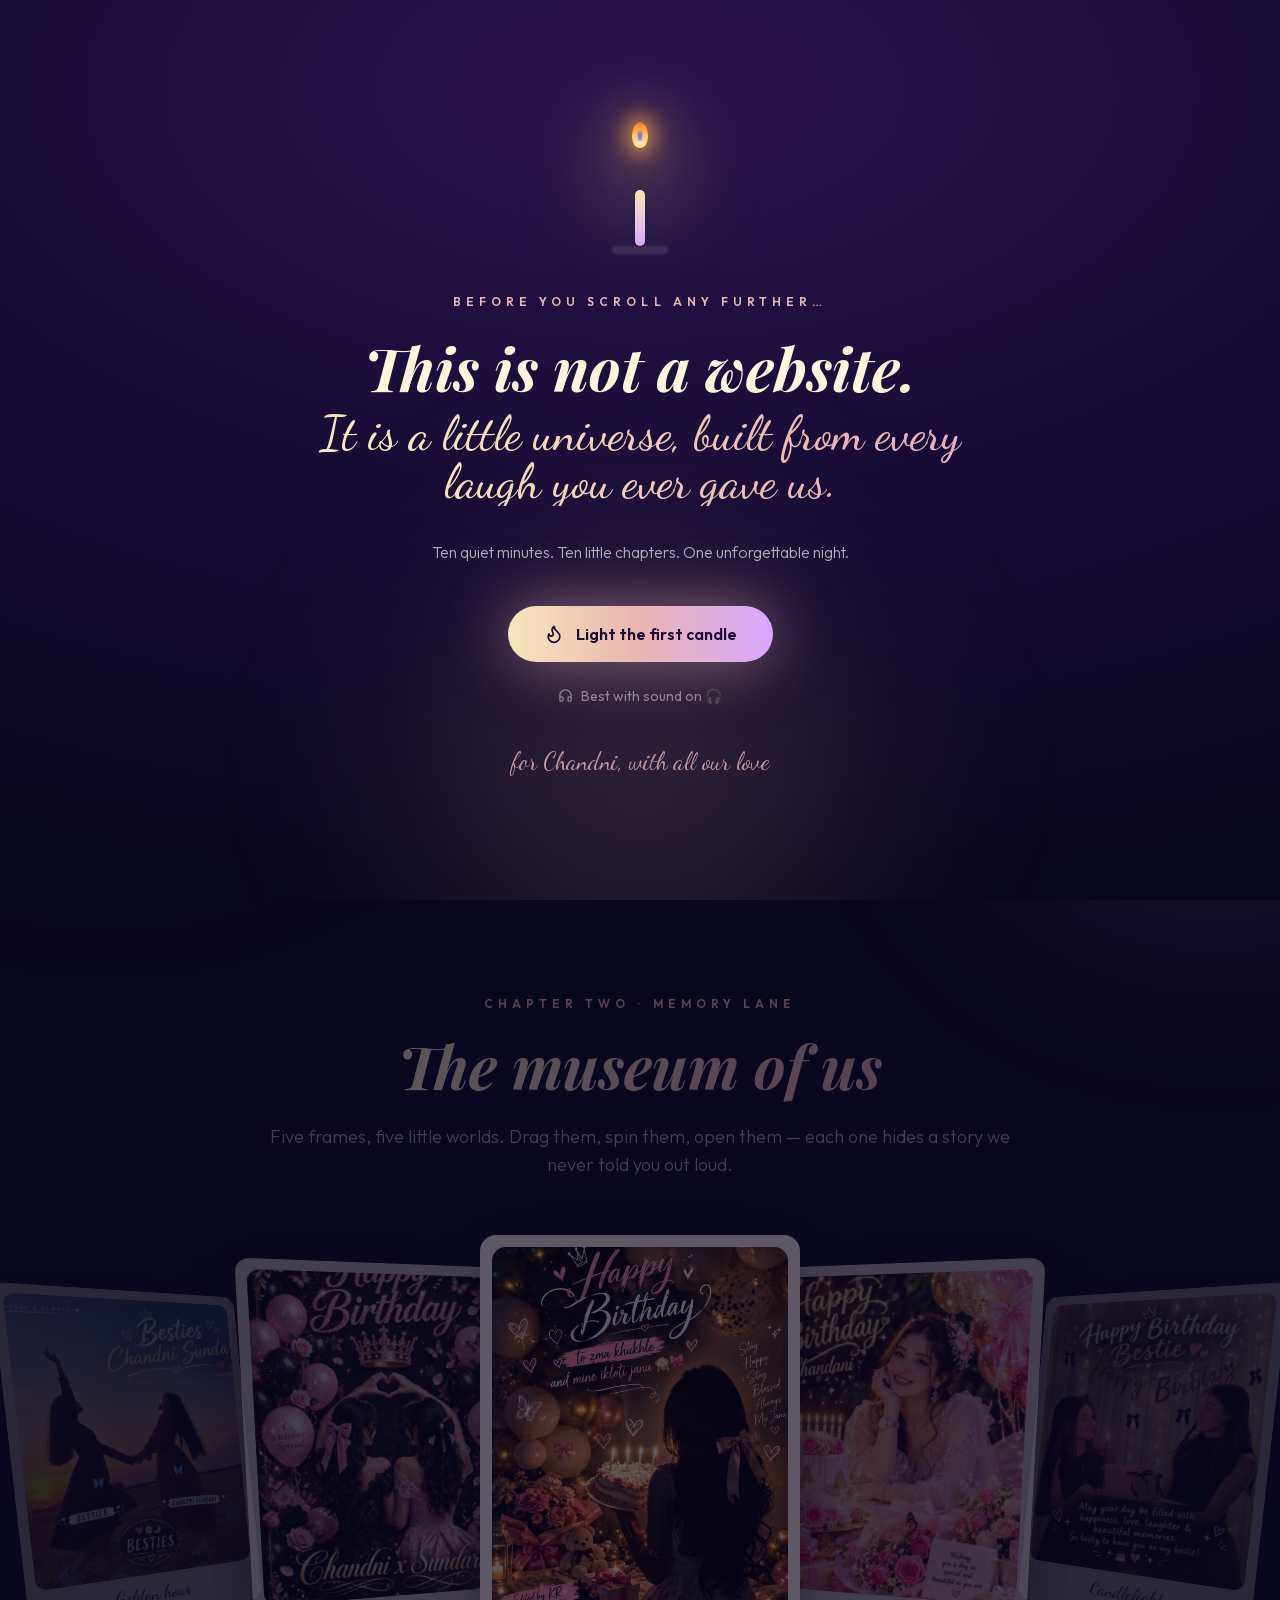
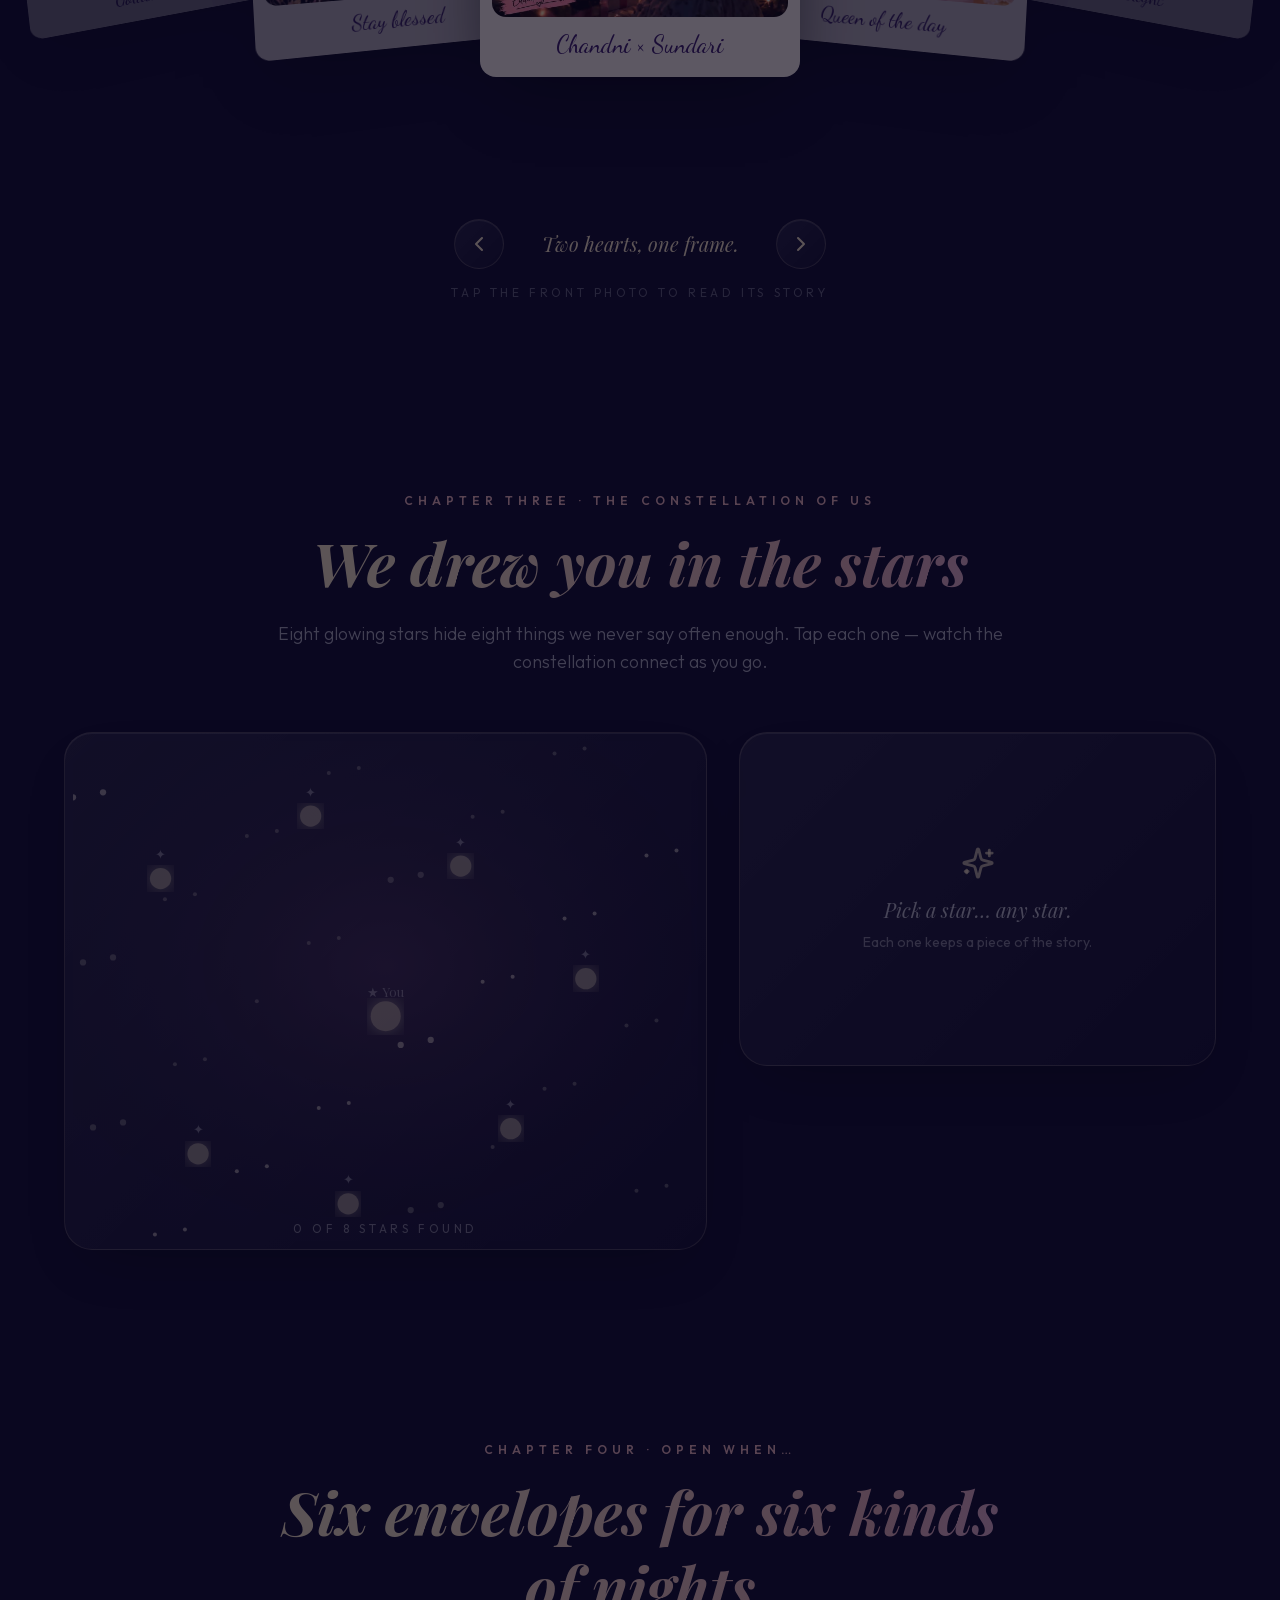
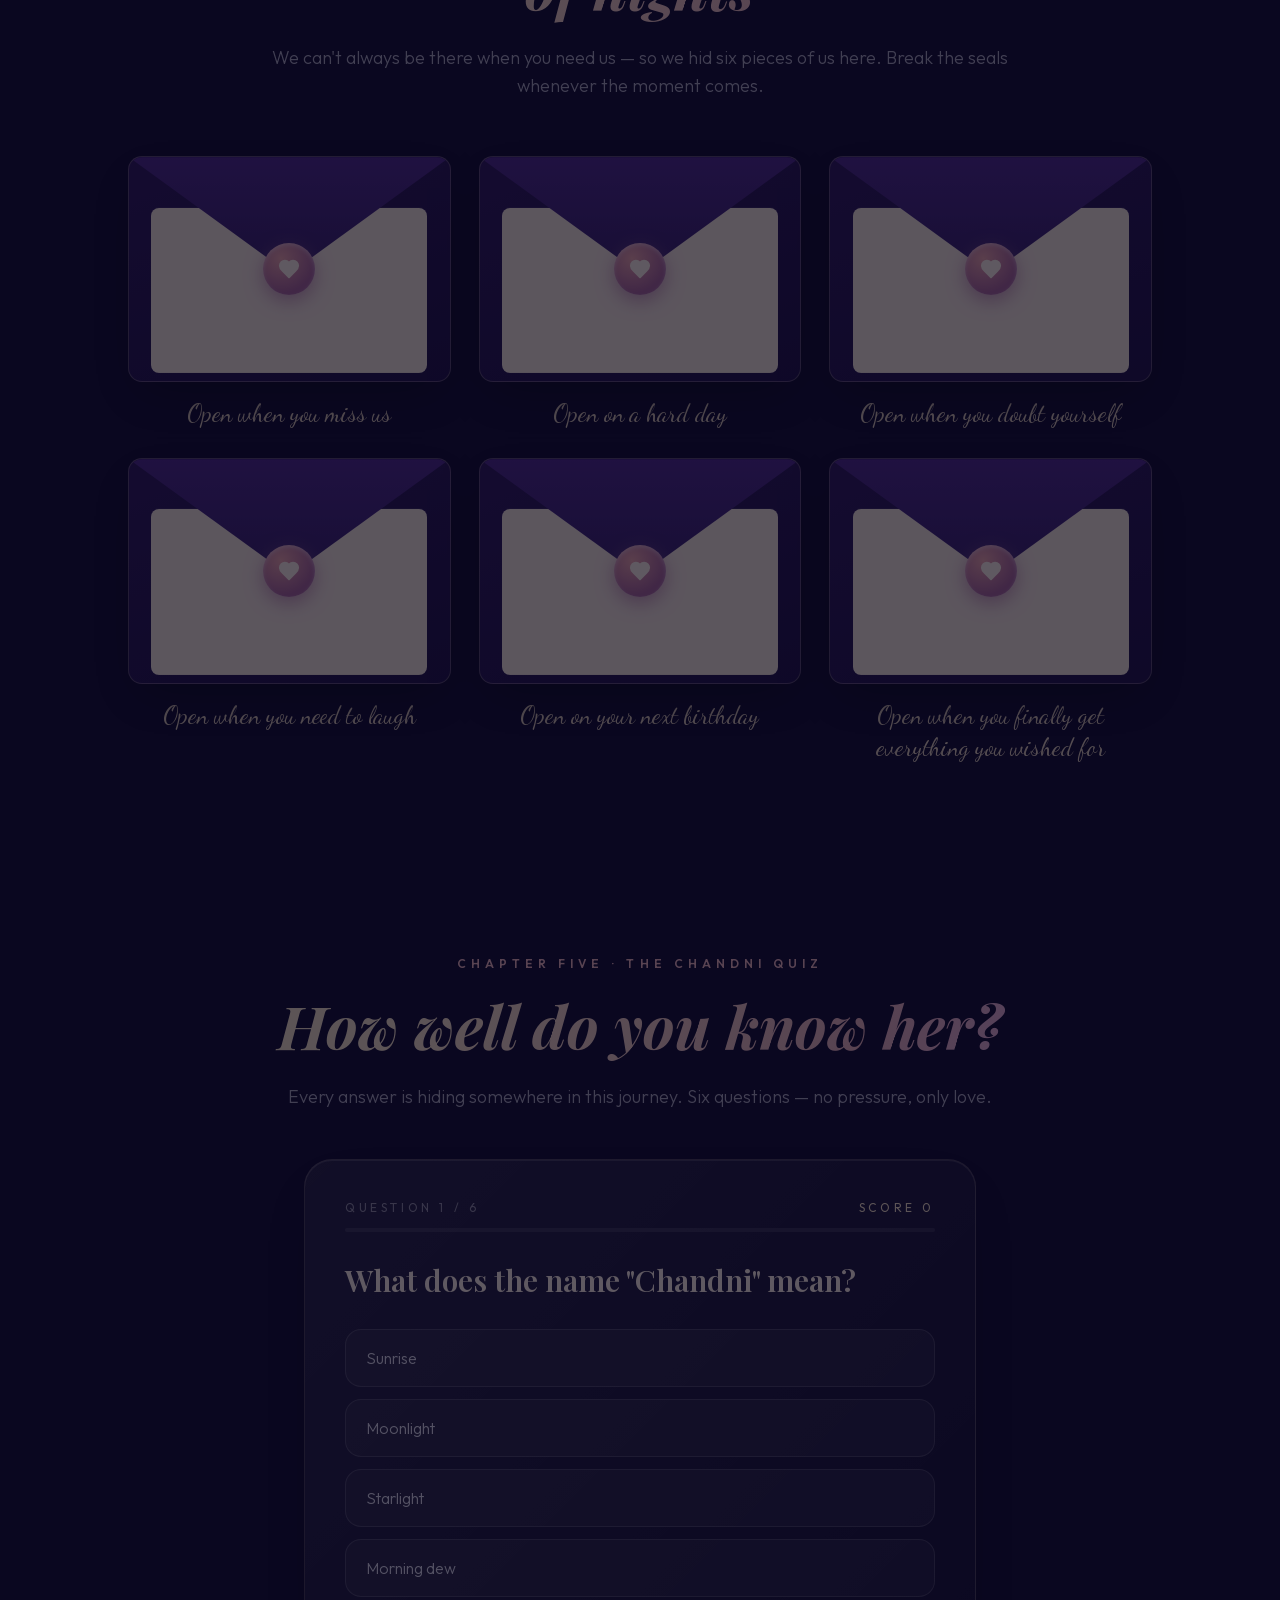
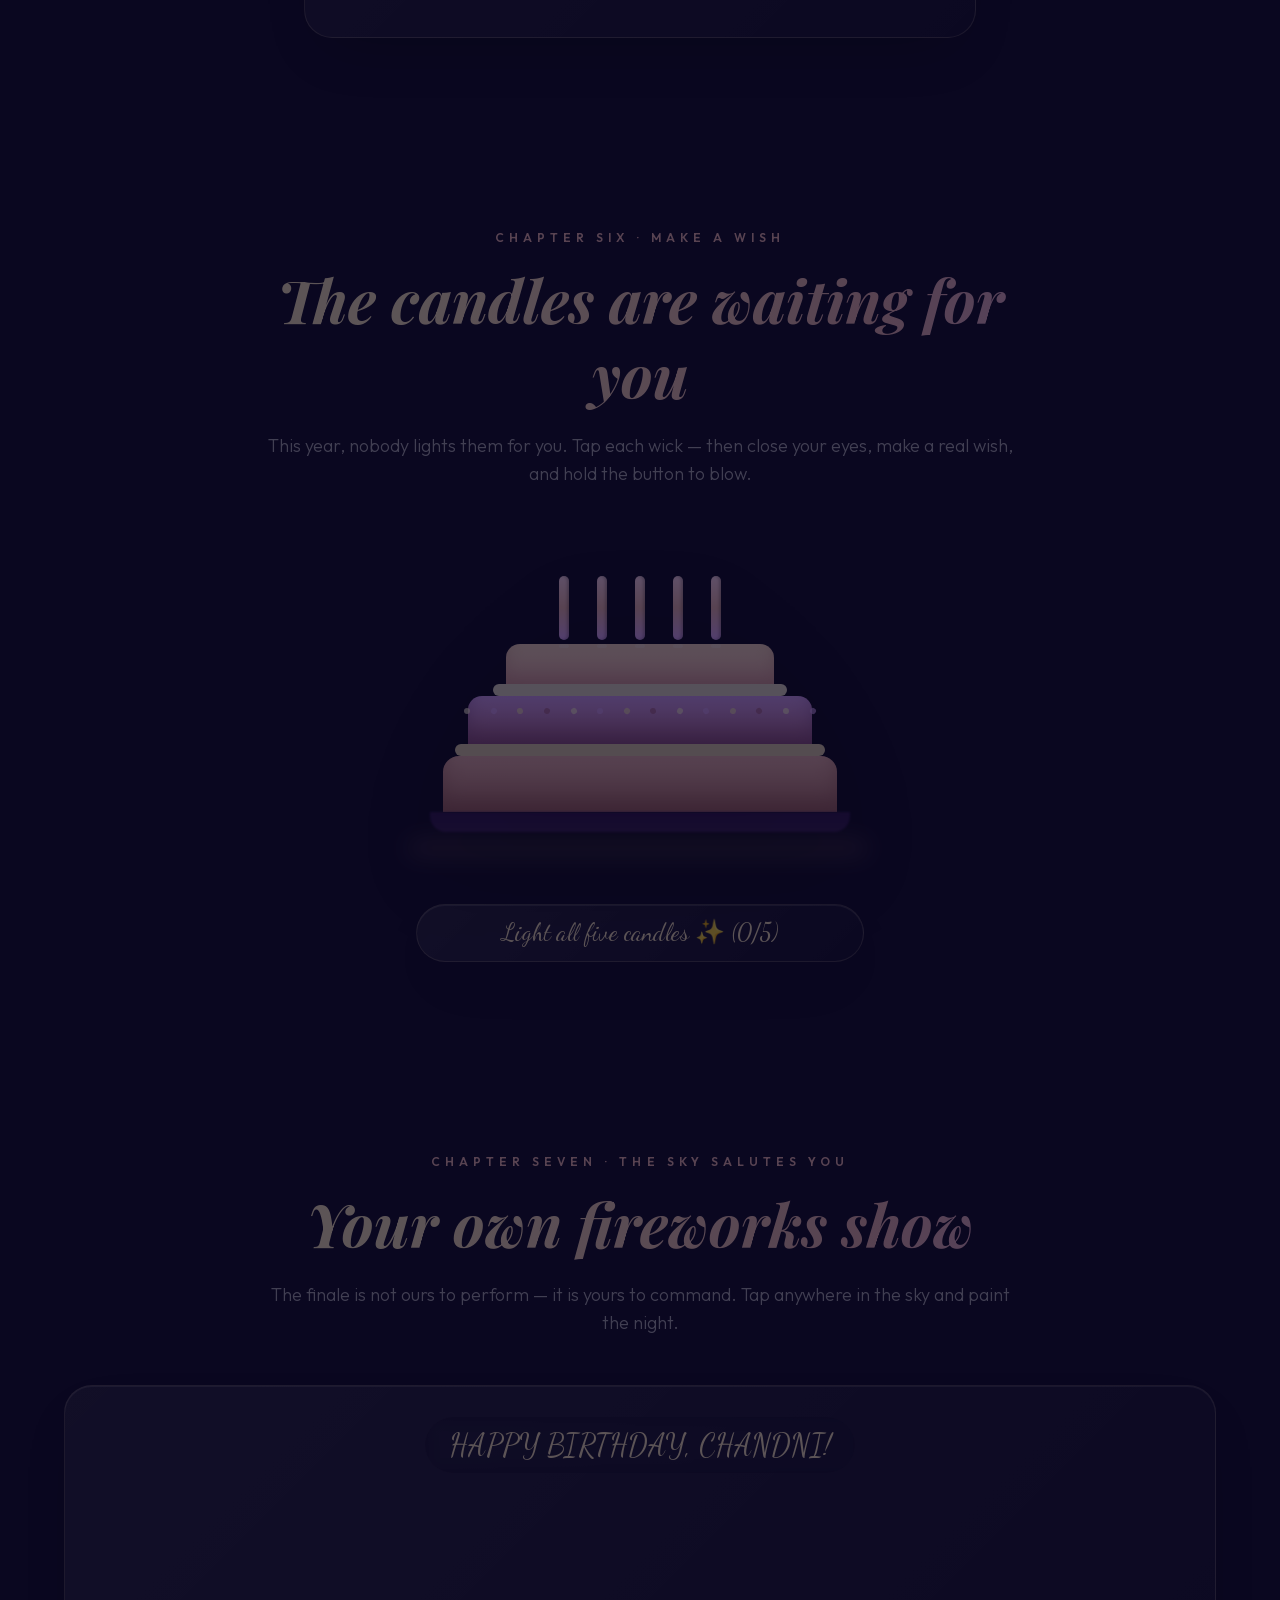
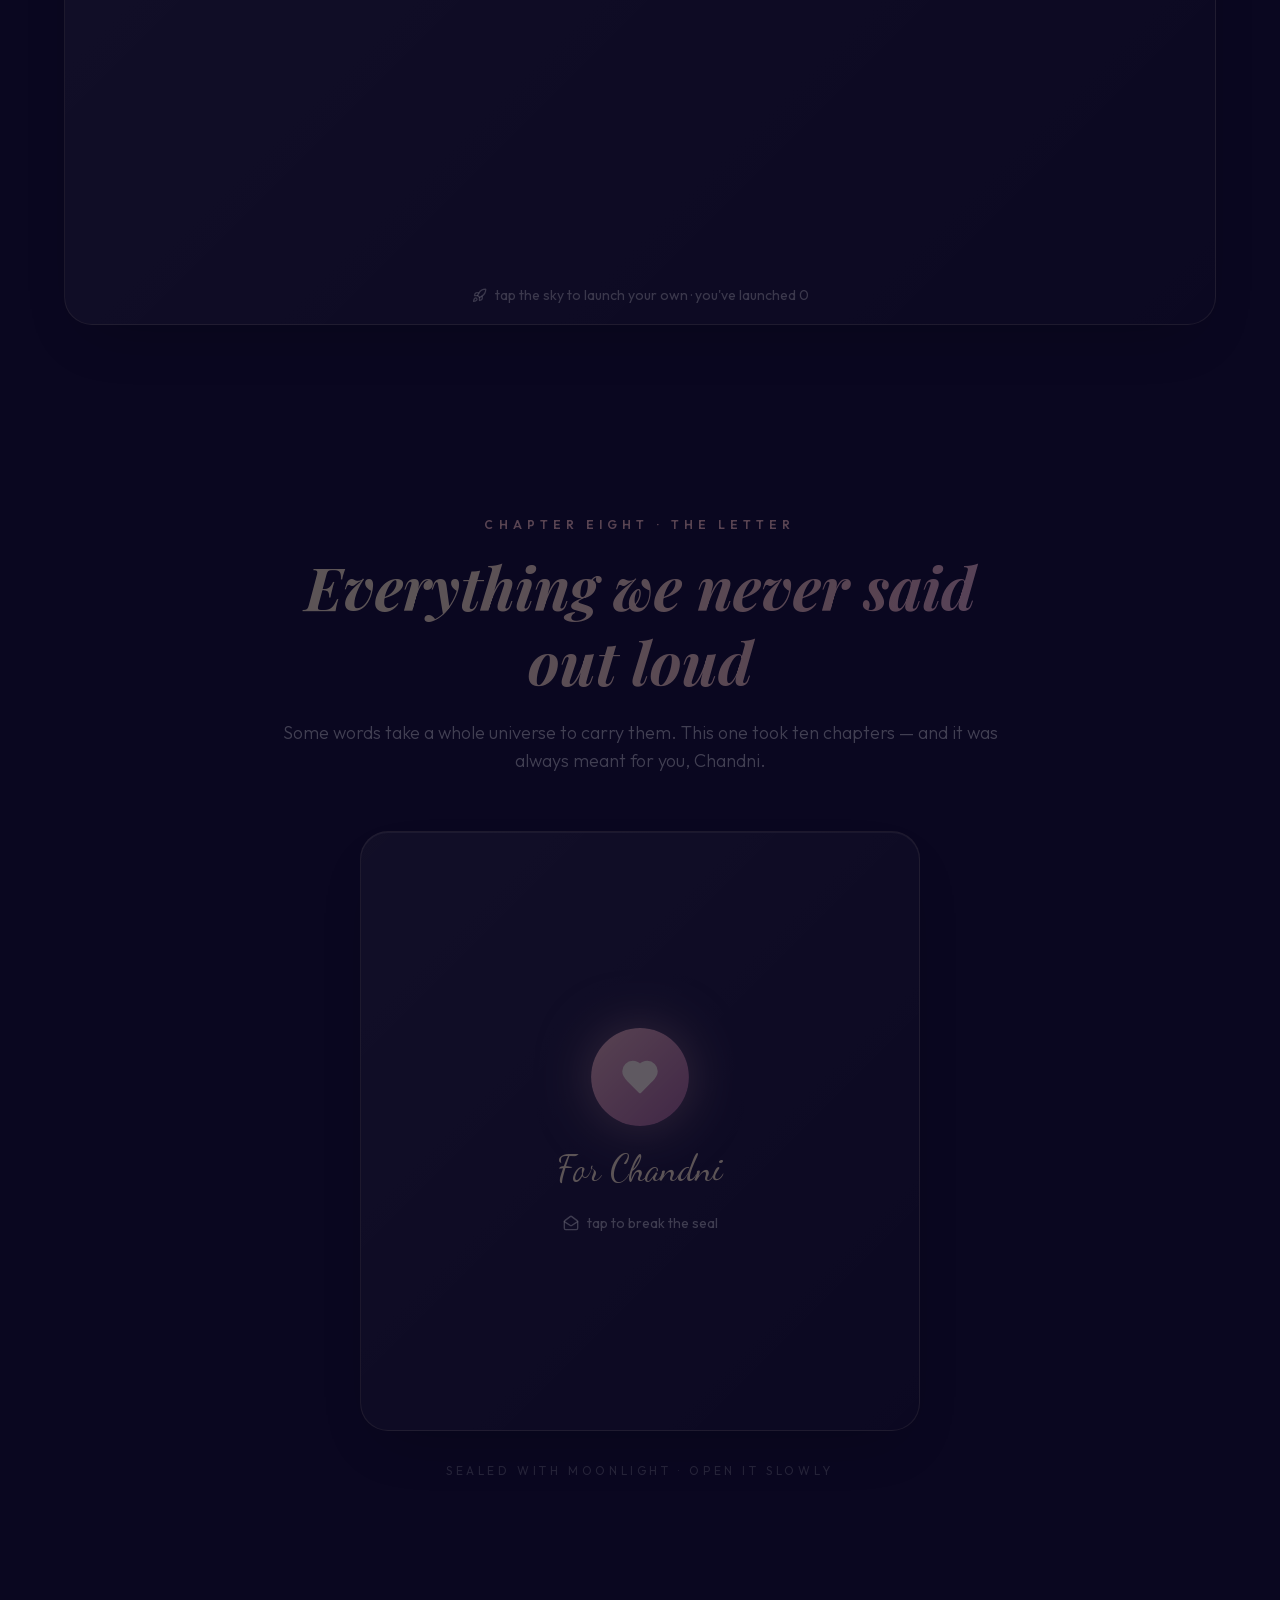
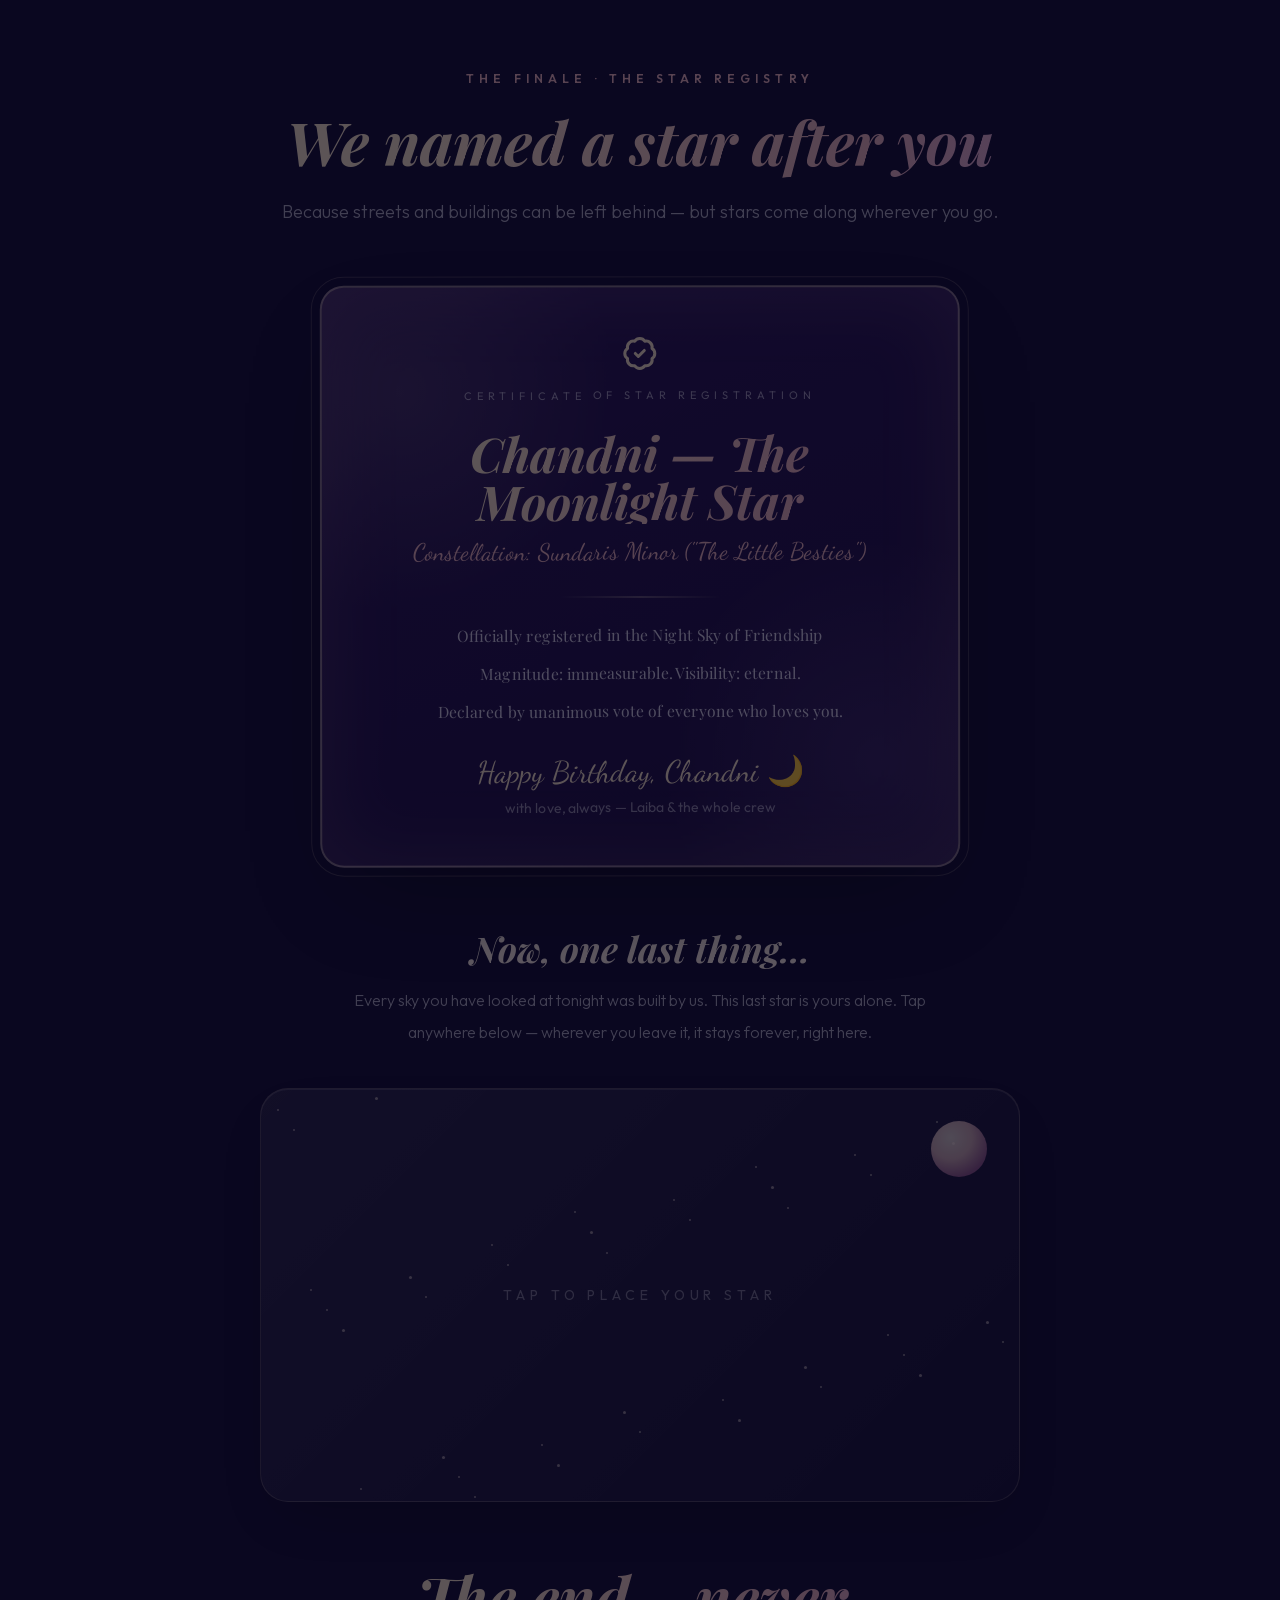
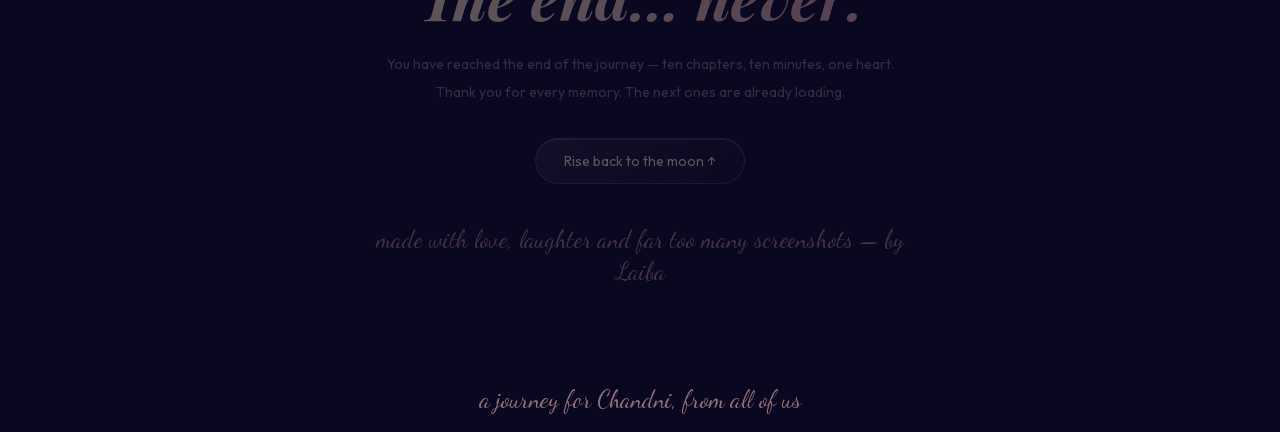
<file: index.html>
<!DOCTYPE html><!--ARjxdIZ8l9yBMallcP3L4--><html lang="en"><head><meta charSet="utf-8"/><meta name="viewport" content="width=device-width, initial-scale=1"/><link rel="preload" href="/_next/static/media/1b99372b3eaef0c8-s.p.758e15a8.woff2" as="font" crossorigin="" type="font/woff2"/><link rel="preload" href="/_next/static/media/2a65768255d6b625-s.p.d19752fb.woff2" as="font" crossorigin="" type="font/woff2"/><link rel="preload" href="/_next/static/media/406d3fc8d5ec9f59-s.p.3f4cab70.woff2" as="font" crossorigin="" type="font/woff2"/><link rel="preload" href="/_next/static/media/70e3db2de7f94926-s.p.347f98aa.woff2" as="font" crossorigin="" type="font/woff2"/><link rel="stylesheet" href="/_next/static/chunks/bc55635cb03d06c6.css" data-precedence="next"/><link rel="stylesheet" href="/_next/static/chunks/a48ced06e54fc207.css" data-precedence="next"/><link rel="preload" as="script" fetchPriority="low" href="/_next/static/chunks/36520d05208373ec.js"/><script src="/_next/static/chunks/48efcda46ef6aa07.js" async=""></script><script src="/_next/static/chunks/1545a390719fcf25.js" async=""></script><script src="/_next/static/chunks/turbopack-d8919e2ac39c0dfe.js" async=""></script><script src="/_next/static/chunks/c1ca0be869fa0bec.js" async=""></script><script src="/_next/static/chunks/452aa7f42512c07f.js" async=""></script><meta name="next-size-adjust" content=""/><meta name="theme-color" content="#0a0720"/><title>Chandni — A Night Written in Stars</title><meta name="description" content="A cinematic birthday journey under the moonlight, made with love for Chandni&#x27;s last birthday with us. Take your time — every star here is yours."/><meta property="og:title" content="Happy Birthday, Chandni 🌙"/><meta property="og:description" content="A night written in stars — your journey awaits."/><meta property="og:type" content="website"/><meta name="twitter:card" content="summary"/><meta name="twitter:title" content="Happy Birthday, Chandni 🌙"/><meta name="twitter:description" content="A night written in stars — your journey awaits."/><link rel="icon" href="data:image/svg+xml,&lt;svg xmlns=&#x27;http://www.w3.org/2000/svg&#x27; viewBox=&#x27;0 0 100 100&#x27;&gt;&lt;text y=&#x27;.9em&#x27; font-size=&#x27;90&#x27;&gt;🌙&lt;/text&gt;&lt;/svg&gt;"/><script src="/_next/static/chunks/a6dad97d9634a72d.js" noModule=""></script></head><body class="playfair_display_cfcb9a5b-module__Ft6a-a__variable dancing_script_549e6c00-module__UXKxOG__variable outfit_5a6f38ca-module__k0bv2G__variable antialiased"><div hidden=""><!--$--><!--/$--></div><div class="relative min-h-screen overflow-x-hidden"><audio src="/music.mp3" loop="" preload="auto"></audio><div aria-hidden="true" class="fixed inset-0 z-0 bg-[radial-gradient(120%_80%_at_20%_0%,#3a1a62_0%,#150b33_45%,#0a0720_100%)]"><div class="absolute -left-40 top-1/4 h-[60vh] w-[60vh] rounded-full bg-[#a8648f]/10 blur-[120px]"></div><div class="absolute -right-40 bottom-0 h-[50vh] w-[50vh] rounded-full bg-[#d9a6ff]/10 blur-[120px]"></div></div><canvas class="pointer-events-none fixed inset-0 z-[1]" aria-hidden="true"></canvas><canvas class="pointer-events-none fixed inset-0 z-[2]" aria-hidden="true"></canvas><header id="moon" data-chapter="moon" class="relative flex min-h-[100svh] flex-col overflow-hidden"><div class="absolute right-[-18vw] top-[6vh] md:right-[6vw] md:top-[9vh]" aria-hidden="true"><div class="lunar"><div class="moon"></div><div class="orbit"></div></div></div><div class="relative z-10 flex min-h-[100svh] flex-col justify-end px-6 pb-10 pt-28 md:px-16"><p class="font-script text-4xl text-[#eab4b0] md:text-6xl" style="opacity:0;transform:translateY(16px)">Chapter One · The Moon Rises</p><h1 aria-label="Chandni" class="font-display text-[clamp(4.2rem,19vw,14rem)] font-bold italic leading-[.95]"><span aria-hidden="true" class="letter-char" style="color:#fff4dc;animation-delay:0s">C</span><span aria-hidden="true" class="letter-char" style="color:#f9dcc4;animation-delay:0.18s">h</span><span aria-hidden="true" class="letter-char" style="color:#f4c3b8;animation-delay:0.36s">a</span><span aria-hidden="true" class="letter-char" style="color:#eab4b0;animation-delay:0.54s">n</span><span aria-hidden="true" class="letter-char" style="color:#e2aacb;animation-delay:0.72s">d</span><span aria-hidden="true" class="letter-char" style="color:#d9a6ff;animation-delay:0.8999999999999999s">n</span><span aria-hidden="true" class="letter-char" style="color:#f7e6bd;animation-delay:1.08s">i</span></h1><p class="mt-3 max-w-lg text-lg font-light leading-8 text-white/75 md:text-xl" style="opacity:0">Your name means <!-- -->moonlight<!-- -->. Tonight, the moon finally gets to be jealous.<span class="mt-1 block text-white/50">A little corner of the internet, made by <!-- -->Laiba<!-- --> — for <!-- -->8<!-- --> October.</span></p><div class="mt-8 flex flex-col gap-6 md:flex-row md:items-center"><button class="group inline-flex items-center justify-center gap-3 rounded-full bg-gradient-to-r from-[#f7e6bd] via-[#eab4b0] to-[#d9a6ff] px-8 py-4 text-base font-semibold text-[#1b0d33] shadow-[0_0_48px_rgba(234,180,176,.45)]" tabindex="0" style="opacity:0;transform:translateY(14px)"><svg xmlns="http://www.w3.org/2000/svg" width="20" height="20" viewBox="0 0 24 24" fill="none" stroke="currentColor" stroke-width="2" stroke-linecap="round" stroke-linejoin="round" class="lucide lucide-gift" aria-hidden="true"><rect x="3" y="8" width="18" height="4" rx="1"></rect><path d="M12 8v13"></path><path d="M19 12v7a2 2 0 0 1-2 2H7a2 2 0 0 1-2-2v-7"></path><path d="M7.5 8a2.5 2.5 0 0 1 0-5A4.8 8 0 0 1 12 8a4.8 8 0 0 1 4.5-5 2.5 2.5 0 0 1 0 5"></path></svg>Unbox the journey</button><div class="glass flex items-center gap-5 self-start rounded-2xl px-5 py-3 md:self-auto" style="opacity:0;transform:translateY(14px)"><span class="font-display text-lg italic text-white/50">Counting the stars…</span></div></div><div class="scroll-hint mt-10 flex items-center justify-center gap-2 text-sm text-white/40 md:justify-start" aria-hidden="true"><svg xmlns="http://www.w3.org/2000/svg" width="18" height="18" viewBox="0 0 24 24" fill="none" stroke="currentColor" stroke-width="2" stroke-linecap="round" stroke-linejoin="round" class="lucide lucide-chevron-down" aria-hidden="true"><path d="m6 9 6 6 6-6"></path></svg> scroll gently — the night is long</div></div></header><main style="opacity:0"><section id="memories" data-chapter="memories" class="relative z-10 px-6 py-24 md:px-16"><div class="mx-auto max-w-3xl text-center"><p class="text-xs font-semibold uppercase tracking-[0.42em] text-[#eab4b0]" style="opacity:0;transform:translateY(14px)">Chapter Two · Memory Lane</p><h2 class="mt-4 font-display text-4xl font-bold italic leading-tight text-shimmer md:text-6xl" style="opacity:0;transform:translateY(18px)">The museum of us</h2><p class="mt-5 text-base font-light leading-7 text-white/65 md:text-lg" style="opacity:0">Five frames, five little worlds. Drag them, spin them, open them — each one hides a story we never told you out loud.</p></div><div class="relative mx-auto mt-14 h-[min(560px,118vw)] max-w-6xl touch-pan-y" draggable="false" style="perspective:1400px;-webkit-touch-callout:none;-webkit-user-select:none;user-select:none;touch-action:pan-y"><figure class="polaroid absolute inset-x-0 mx-auto w-[min(70vw,320px)] cursor-pointer"><img src="/memories/2.jpg" alt="Chandni × Sundari" draggable="false" loading="lazy" class="aspect-[4/5] w-full rounded-xl object-cover"/><figcaption class="pt-3 text-center font-script text-2xl text-[#3a1a62]">Chandni × Sundari</figcaption></figure><figure class="polaroid absolute inset-x-0 mx-auto w-[min(70vw,320px)] cursor-pointer"><img src="/memories/4.jpg" alt="Queen of the day" draggable="false" loading="lazy" class="aspect-[4/5] w-full rounded-xl object-cover"/><figcaption class="pt-3 text-center font-script text-2xl text-[#3a1a62]">Queen of the day</figcaption></figure><figure class="polaroid absolute inset-x-0 mx-auto w-[min(70vw,320px)] cursor-pointer"><img src="/memories/1.jpg" alt="Candlelight" draggable="false" loading="lazy" class="aspect-[4/5] w-full rounded-xl object-cover"/><figcaption class="pt-3 text-center font-script text-2xl text-[#3a1a62]">Candlelight</figcaption></figure><figure class="polaroid absolute inset-x-0 mx-auto w-[min(70vw,320px)] cursor-pointer"><img src="/memories/3.jpg" alt="Golden hour" draggable="false" loading="lazy" class="aspect-[4/5] w-full rounded-xl object-cover"/><figcaption class="pt-3 text-center font-script text-2xl text-[#3a1a62]">Golden hour</figcaption></figure><figure class="polaroid absolute inset-x-0 mx-auto w-[min(70vw,320px)] cursor-pointer"><img src="/memories/5.jpg" alt="Stay blessed" draggable="false" loading="lazy" class="aspect-[4/5] w-full rounded-xl object-cover"/><figcaption class="pt-3 text-center font-script text-2xl text-[#3a1a62]">Stay blessed</figcaption></figure></div><div class="mt-6 flex items-center justify-center gap-6"><button aria-label="Previous memory" class="glass rounded-full p-3 text-[#f7e6bd]"><svg xmlns="http://www.w3.org/2000/svg" width="24" height="24" viewBox="0 0 24 24" fill="none" stroke="currentColor" stroke-width="2" stroke-linecap="round" stroke-linejoin="round" class="lucide lucide-chevron-left" aria-hidden="true"><path d="m15 18-6-6 6-6"></path></svg></button><p class="min-w-[14rem] text-center font-display text-lg italic text-[#f7e6bd] md:text-xl">Two hearts, one frame.</p><button aria-label="Next memory" class="glass rounded-full p-3 text-[#f7e6bd]"><svg xmlns="http://www.w3.org/2000/svg" width="24" height="24" viewBox="0 0 24 24" fill="none" stroke="currentColor" stroke-width="2" stroke-linecap="round" stroke-linejoin="round" class="lucide lucide-chevron-right" aria-hidden="true"><path d="m9 18 6-6-6-6"></path></svg></button></div><p class="mt-4 text-center text-xs uppercase tracking-[0.3em] text-white/35">tap the front photo to read its story</p></section><section id="constellation" data-chapter="constellation" class="relative z-10 px-6 py-24 md:px-16"><div class="mx-auto max-w-3xl text-center"><p class="text-xs font-semibold uppercase tracking-[0.42em] text-[#eab4b0]" style="opacity:0;transform:translateY(14px)">Chapter Three · The Constellation of Us</p><h2 class="mt-4 font-display text-4xl font-bold italic leading-tight text-shimmer md:text-6xl" style="opacity:0;transform:translateY(18px)">We drew you in the stars</h2><p class="mt-5 text-base font-light leading-7 text-white/65 md:text-lg" style="opacity:0">Eight glowing stars hide eight things we never say often enough. Tap each one — watch the constellation connect as you go.</p></div><div class="mx-auto mt-14 grid max-w-6xl items-start gap-8 lg:grid-cols-[1.35fr_1fr]"><div class="glass relative overflow-hidden rounded-[28px] p-2" style="opacity:0;transform:scale(0.96)"><svg viewBox="0 0 100 80" class="block w-full" role="img" aria-label="An interactive constellation of memories"><defs><radialGradient id="neb" cx="50%" cy="45%" r="65%"><stop offset="0%" stop-color="#a8648f" stop-opacity="0.22"></stop><stop offset="100%" stop-color="#150b33" stop-opacity="0"></stop></radialGradient><filter id="glow"><feGaussianBlur stdDeviation="1.4" result="b"></feGaussianBlur><feMerge><feMergeNode in="b"></feMergeNode><feMergeNode in="SourceGraphic"></feMergeNode></feMerge></filter></defs><rect width="100" height="80" fill="url(#neb)"></rect><circle cx="0" cy="9" r="0.5" fill="#fff4dc" opacity="0.55" class="twinkle" style="animation-delay:0s"></circle><circle cx="37.7" cy="32.3" r="0.32" fill="#fff4dc" opacity="0.3" class="twinkle" style="animation-delay:0.4s"></circle><circle cx="75.4" cy="55.6" r="0.32" fill="#fff4dc" opacity="0.3" class="twinkle" style="animation-delay:0.8s"></circle><circle cx="13.100000000000009" cy="78.9" r="0.32" fill="#fff4dc" opacity="0.55" class="twinkle" style="animation-delay:1.2000000000000002s"></circle><circle cx="50.80000000000001" cy="22.200000000000003" r="0.5" fill="#fff4dc" opacity="0.3" class="twinkle" style="animation-delay:1.6s"></circle><circle cx="88.5" cy="45.5" r="0.32" fill="#fff4dc" opacity="0.3" class="twinkle" style="animation-delay:2s"></circle><circle cx="26.200000000000017" cy="68.80000000000001" r="0.32" fill="#fff4dc" opacity="0.55" class="twinkle" style="animation-delay:2.4000000000000004s"></circle><circle cx="63.900000000000034" cy="12.099999999999994" r="0.32" fill="#fff4dc" opacity="0.3" class="twinkle" style="animation-delay:0s"></circle><circle cx="1.6000000000000227" cy="35.400000000000006" r="0.5" fill="#fff4dc" opacity="0.3" class="twinkle" style="animation-delay:0.4s"></circle><circle cx="39.30000000000001" cy="58.70000000000002" r="0.32" fill="#fff4dc" opacity="0.55" class="twinkle" style="animation-delay:0.8s"></circle><circle cx="77" cy="2" r="0.32" fill="#fff4dc" opacity="0.3" class="twinkle" style="animation-delay:1.2000000000000002s"></circle><circle cx="14.700000000000045" cy="25.30000000000001" r="0.32" fill="#fff4dc" opacity="0.3" class="twinkle" style="animation-delay:1.6s"></circle><circle cx="52.400000000000034" cy="48.60000000000002" r="0.5" fill="#fff4dc" opacity="0.55" class="twinkle" style="animation-delay:2s"></circle><circle cx="90.10000000000002" cy="71.90000000000003" r="0.32" fill="#fff4dc" opacity="0.3" class="twinkle" style="animation-delay:2.4000000000000004s"></circle><circle cx="27.800000000000068" cy="15.199999999999989" r="0.32" fill="#fff4dc" opacity="0.3" class="twinkle" style="animation-delay:0s"></circle><circle cx="65.5" cy="38.5" r="0.32" fill="#fff4dc" opacity="0.55" class="twinkle" style="animation-delay:0.4s"></circle><circle cx="3.2000000000000455" cy="61.80000000000001" r="0.5" fill="#fff4dc" opacity="0.3" class="twinkle" style="animation-delay:0.8s"></circle><circle cx="40.90000000000009" cy="5.100000000000023" r="0.32" fill="#fff4dc" opacity="0.3" class="twinkle" style="animation-delay:1.2000000000000002s"></circle><circle cx="78.60000000000002" cy="28.400000000000034" r="0.32" fill="#fff4dc" opacity="0.55" class="twinkle" style="animation-delay:1.6s"></circle><circle cx="16.300000000000068" cy="51.69999999999999" r="0.32" fill="#fff4dc" opacity="0.3" class="twinkle" style="animation-delay:2s"></circle><circle cx="54" cy="75" r="0.5" fill="#fff4dc" opacity="0.3" class="twinkle" style="animation-delay:2.4000000000000004s"></circle><circle cx="91.70000000000005" cy="18.30000000000001" r="0.32" fill="#fff4dc" opacity="0.55" class="twinkle" style="animation-delay:0s"></circle><circle cx="29.40000000000009" cy="41.60000000000002" r="0.32" fill="#fff4dc" opacity="0.3" class="twinkle" style="animation-delay:0.4s"></circle><circle cx="67.10000000000002" cy="64.89999999999998" r="0.32" fill="#fff4dc" opacity="0.3" class="twinkle" style="animation-delay:0.8s"></circle><circle cx="4.800000000000068" cy="8.200000000000045" r="0.5" fill="#fff4dc" opacity="0.55" class="twinkle" style="animation-delay:1.2000000000000002s"></circle><circle cx="42.500000000000114" cy="31.5" r="0.32" fill="#fff4dc" opacity="0.3" class="twinkle" style="animation-delay:1.6s"></circle><circle cx="80.20000000000005" cy="54.80000000000007" r="0.32" fill="#fff4dc" opacity="0.3" class="twinkle" style="animation-delay:2s"></circle><circle cx="17.90000000000009" cy="78.10000000000002" r="0.32" fill="#fff4dc" opacity="0.55" class="twinkle" style="animation-delay:2.4000000000000004s"></circle><circle cx="55.600000000000136" cy="21.399999999999977" r="0.5" fill="#fff4dc" opacity="0.3" class="twinkle" style="animation-delay:0s"></circle><circle cx="93.30000000000018" cy="44.700000000000045" r="0.32" fill="#fff4dc" opacity="0.3" class="twinkle" style="animation-delay:0.4s"></circle><circle cx="31" cy="68" r="0.32" fill="#fff4dc" opacity="0.55" class="twinkle" style="animation-delay:0.8s"></circle><circle cx="68.70000000000005" cy="11.300000000000068" r="0.32" fill="#fff4dc" opacity="0.3" class="twinkle" style="animation-delay:1.2000000000000002s"></circle><circle cx="6.400000000000091" cy="34.60000000000002" r="0.5" fill="#fff4dc" opacity="0.3" class="twinkle" style="animation-delay:1.6s"></circle><circle cx="44.100000000000136" cy="57.89999999999998" r="0.32" fill="#fff4dc" opacity="0.55" class="twinkle" style="animation-delay:2s"></circle><circle cx="81.80000000000018" cy="1.2000000000000455" r="0.32" fill="#fff4dc" opacity="0.3" class="twinkle" style="animation-delay:2.4000000000000004s"></circle><circle cx="19.5" cy="24.5" r="0.32" fill="#fff4dc" opacity="0.3" class="twinkle" style="animation-delay:0s"></circle><circle cx="57.200000000000045" cy="47.80000000000007" r="0.5" fill="#fff4dc" opacity="0.55" class="twinkle" style="animation-delay:0.4s"></circle><circle cx="94.90000000000009" cy="71.10000000000002" r="0.32" fill="#fff4dc" opacity="0.3" class="twinkle" style="animation-delay:0.8s"></circle><circle cx="32.600000000000136" cy="14.399999999999977" r="0.32" fill="#fff4dc" opacity="0.3" class="twinkle" style="animation-delay:1.2000000000000002s"></circle><circle cx="70.30000000000018" cy="37.700000000000045" r="0.32" fill="#fff4dc" opacity="0.55" class="twinkle" style="animation-delay:1.6s"></circle><circle cx="8" cy="61" r="0.5" fill="#fff4dc" opacity="0.3" class="twinkle" style="animation-delay:2s"></circle><circle cx="45.700000000000045" cy="4.300000000000068" r="0.32" fill="#fff4dc" opacity="0.3" class="twinkle" style="animation-delay:2.4000000000000004s"></circle><circle cx="83.40000000000009" cy="27.600000000000023" r="0.32" fill="#fff4dc" opacity="0.55" class="twinkle" style="animation-delay:0s"></circle><circle cx="21.100000000000136" cy="50.89999999999998" r="0.32" fill="#fff4dc" opacity="0.3" class="twinkle" style="animation-delay:0.4s"></circle><circle cx="58.80000000000018" cy="74.20000000000005" r="0.5" fill="#fff4dc" opacity="0.3" class="twinkle" style="animation-delay:0.8s"></circle><circle cx="96.50000000000023" cy="17.5" r="0.32" fill="#fff4dc" opacity="0.55" class="twinkle" style="animation-delay:1.2000000000000002s"></circle><g class="star-node" role="button" aria-label="Star: The First Hello" tabindex="0"><circle cx="14" cy="22" r="4.6" fill="transparent"></circle><circle class="core" cx="14" cy="22" r="1.7" fill="#f7e6bd" opacity="0.55" filter="url(#glow)"></circle><text x="14" y="18.9" text-anchor="middle" font-size="2.1" fill="#ffffff" opacity="0.4" class="font-display">✦</text></g><g class="star-node" role="button" aria-label="Star: The Laugh" tabindex="0"><circle cx="38" cy="12" r="4.6" fill="transparent"></circle><circle class="core" cx="38" cy="12" r="1.7" fill="#f7e6bd" opacity="0.55" filter="url(#glow)"></circle><text x="38" y="8.9" text-anchor="middle" font-size="2.1" fill="#ffffff" opacity="0.4" class="font-display">✦</text></g><g class="star-node" role="button" aria-label="Star: The Secret Keeper" tabindex="0"><circle cx="62" cy="20" r="4.6" fill="transparent"></circle><circle class="core" cx="62" cy="20" r="1.7" fill="#f7e6bd" opacity="0.55" filter="url(#glow)"></circle><text x="62" y="16.9" text-anchor="middle" font-size="2.1" fill="#ffffff" opacity="0.4" class="font-display">✦</text></g><g class="star-node" role="button" aria-label="Star: The Comebacks" tabindex="0"><circle cx="82" cy="38" r="4.6" fill="transparent"></circle><circle class="core" cx="82" cy="38" r="1.7" fill="#f7e6bd" opacity="0.55" filter="url(#glow)"></circle><text x="82" y="34.9" text-anchor="middle" font-size="2.1" fill="#ffffff" opacity="0.4" class="font-display">✦</text></g><g class="star-node" role="button" aria-label="Star: The Ordinary Days" tabindex="0"><circle cx="70" cy="62" r="4.6" fill="transparent"></circle><circle class="core" cx="70" cy="62" r="1.7" fill="#f7e6bd" opacity="0.55" filter="url(#glow)"></circle><text x="70" y="58.9" text-anchor="middle" font-size="2.1" fill="#ffffff" opacity="0.4" class="font-display">✦</text></g><g class="star-node" role="button" aria-label="Star: The Hard Nights" tabindex="0"><circle cx="44" cy="74" r="4.6" fill="transparent"></circle><circle class="core" cx="44" cy="74" r="1.7" fill="#f7e6bd" opacity="0.55" filter="url(#glow)"></circle><text x="44" y="70.9" text-anchor="middle" font-size="2.1" fill="#ffffff" opacity="0.4" class="font-display">✦</text></g><g class="star-node" role="button" aria-label="Star: The Farewell That Isn&#x27;t" tabindex="0"><circle cx="20" cy="66" r="4.6" fill="transparent"></circle><circle class="core" cx="20" cy="66" r="1.7" fill="#f7e6bd" opacity="0.55" filter="url(#glow)"></circle><text x="20" y="62.9" text-anchor="middle" font-size="2.1" fill="#ffffff" opacity="0.4" class="font-display">✦</text></g><g class="star-node" role="button" aria-label="Star: ★ The You Star" tabindex="0"><circle cx="50" cy="44" r="4.6" fill="transparent"></circle><circle class="core" cx="50" cy="44" r="2.4" fill="#f7e6bd" opacity="0.55" filter="url(#glow)"></circle><text x="50" y="40.9" text-anchor="middle" font-size="2.1" fill="#ffffff" opacity="0.4" class="font-display">★ You</text></g></svg><div class="absolute bottom-3 left-0 right-0 text-center text-xs uppercase tracking-[0.3em] text-white/45">0 of 8 stars found</div></div><div class="glass relative min-h-[300px] rounded-[28px] p-7 md:p-9"><div class="flex h-full min-h-[260px] flex-col items-center justify-center text-center" style="opacity:0"><svg xmlns="http://www.w3.org/2000/svg" width="34" height="34" viewBox="0 0 24 24" fill="none" stroke="currentColor" stroke-width="2" stroke-linecap="round" stroke-linejoin="round" class="lucide lucide-sparkles mb-4 text-[#f7e6bd]/70" aria-hidden="true"><path d="M9.937 15.5A2 2 0 0 0 8.5 14.063l-6.135-1.582a.5.5 0 0 1 0-.962L8.5 9.936A2 2 0 0 0 9.937 8.5l1.582-6.135a.5.5 0 0 1 .963 0L14.063 8.5A2 2 0 0 0 15.5 9.937l6.135 1.581a.5.5 0 0 1 0 .964L15.5 14.063a2 2 0 0 0-1.437 1.437l-1.582 6.135a.5.5 0 0 1-.963 0z"></path><path d="M20 3v4"></path><path d="M22 5h-4"></path><path d="M4 17v2"></path><path d="M5 18H3"></path></svg><p class="font-display text-xl italic text-white/70">Pick a star… any star.</p><p class="mt-2 text-sm text-white/45">Each one keeps a piece of the story.</p></div></div></div></section><section id="letters" data-chapter="letters" class="relative z-10 px-6 py-24 md:px-16"><div class="mx-auto max-w-3xl text-center"><p class="text-xs font-semibold uppercase tracking-[0.42em] text-[#eab4b0]" style="opacity:0;transform:translateY(14px)">Chapter Four · Open When…</p><h2 class="mt-4 font-display text-4xl font-bold italic leading-tight text-shimmer md:text-6xl" style="opacity:0;transform:translateY(18px)">Six envelopes for six kinds of nights</h2><p class="mt-5 text-base font-light leading-7 text-white/65 md:text-lg" style="opacity:0">We can&#x27;t always be there when you need us — so we hid six pieces of us here. Break the seals whenever the moment comes.</p></div><div class="mx-auto mt-14 grid max-w-5xl grid-cols-1 gap-7 sm:grid-cols-2 lg:grid-cols-3"><div style="opacity:0;transform:translateY(26px)"><button aria-label="Open envelope: Open when you miss us" class="block w-full text-left"><div class="envelope "><div class="flap"></div><div class="absolute inset-x-[7%] bottom-[8%] top-[18%] rounded-md bg-[#f6ead2] transition-transform duration-500" style="transform:translateY(6%)"></div><div class="absolute inset-0 z-[3] grid place-items-center"><div class="wax-seal transition-all duration-500 "><svg xmlns="http://www.w3.org/2000/svg" width="22" height="22" viewBox="0 0 24 24" fill="#fff4dc" stroke="#fff4dc" stroke-width="2" stroke-linecap="round" stroke-linejoin="round" class="lucide lucide-heart" aria-hidden="true"><path d="M19 14c1.49-1.46 3-3.21 3-5.5A5.5 5.5 0 0 0 16.5 3c-1.76 0-3 .5-4.5 2-1.5-1.5-2.74-2-4.5-2A5.5 5.5 0 0 0 2 8.5c0 2.3 1.5 4.05 3 5.5l7 7Z"></path></svg></div></div></div><p class="mt-4 text-center font-script text-2xl text-[#f7e6bd]/90">Open when you miss us</p></button></div><div style="opacity:0;transform:translateY(26px)"><button aria-label="Open envelope: Open on a hard day" class="block w-full text-left"><div class="envelope "><div class="flap"></div><div class="absolute inset-x-[7%] bottom-[8%] top-[18%] rounded-md bg-[#f6ead2] transition-transform duration-500" style="transform:translateY(6%)"></div><div class="absolute inset-0 z-[3] grid place-items-center"><div class="wax-seal transition-all duration-500 "><svg xmlns="http://www.w3.org/2000/svg" width="22" height="22" viewBox="0 0 24 24" fill="#fff4dc" stroke="#fff4dc" stroke-width="2" stroke-linecap="round" stroke-linejoin="round" class="lucide lucide-heart" aria-hidden="true"><path d="M19 14c1.49-1.46 3-3.21 3-5.5A5.5 5.5 0 0 0 16.5 3c-1.76 0-3 .5-4.5 2-1.5-1.5-2.74-2-4.5-2A5.5 5.5 0 0 0 2 8.5c0 2.3 1.5 4.05 3 5.5l7 7Z"></path></svg></div></div></div><p class="mt-4 text-center font-script text-2xl text-[#f7e6bd]/90">Open on a hard day</p></button></div><div style="opacity:0;transform:translateY(26px)"><button aria-label="Open envelope: Open when you doubt yourself" class="block w-full text-left"><div class="envelope "><div class="flap"></div><div class="absolute inset-x-[7%] bottom-[8%] top-[18%] rounded-md bg-[#f6ead2] transition-transform duration-500" style="transform:translateY(6%)"></div><div class="absolute inset-0 z-[3] grid place-items-center"><div class="wax-seal transition-all duration-500 "><svg xmlns="http://www.w3.org/2000/svg" width="22" height="22" viewBox="0 0 24 24" fill="#fff4dc" stroke="#fff4dc" stroke-width="2" stroke-linecap="round" stroke-linejoin="round" class="lucide lucide-heart" aria-hidden="true"><path d="M19 14c1.49-1.46 3-3.21 3-5.5A5.5 5.5 0 0 0 16.5 3c-1.76 0-3 .5-4.5 2-1.5-1.5-2.74-2-4.5-2A5.5 5.5 0 0 0 2 8.5c0 2.3 1.5 4.05 3 5.5l7 7Z"></path></svg></div></div></div><p class="mt-4 text-center font-script text-2xl text-[#f7e6bd]/90">Open when you doubt yourself</p></button></div><div style="opacity:0;transform:translateY(26px)"><button aria-label="Open envelope: Open when you need to laugh" class="block w-full text-left"><div class="envelope "><div class="flap"></div><div class="absolute inset-x-[7%] bottom-[8%] top-[18%] rounded-md bg-[#f6ead2] transition-transform duration-500" style="transform:translateY(6%)"></div><div class="absolute inset-0 z-[3] grid place-items-center"><div class="wax-seal transition-all duration-500 "><svg xmlns="http://www.w3.org/2000/svg" width="22" height="22" viewBox="0 0 24 24" fill="#fff4dc" stroke="#fff4dc" stroke-width="2" stroke-linecap="round" stroke-linejoin="round" class="lucide lucide-heart" aria-hidden="true"><path d="M19 14c1.49-1.46 3-3.21 3-5.5A5.5 5.5 0 0 0 16.5 3c-1.76 0-3 .5-4.5 2-1.5-1.5-2.74-2-4.5-2A5.5 5.5 0 0 0 2 8.5c0 2.3 1.5 4.05 3 5.5l7 7Z"></path></svg></div></div></div><p class="mt-4 text-center font-script text-2xl text-[#f7e6bd]/90">Open when you need to laugh</p></button></div><div style="opacity:0;transform:translateY(26px)"><button aria-label="Open envelope: Open on your next birthday" class="block w-full text-left"><div class="envelope "><div class="flap"></div><div class="absolute inset-x-[7%] bottom-[8%] top-[18%] rounded-md bg-[#f6ead2] transition-transform duration-500" style="transform:translateY(6%)"></div><div class="absolute inset-0 z-[3] grid place-items-center"><div class="wax-seal transition-all duration-500 "><svg xmlns="http://www.w3.org/2000/svg" width="22" height="22" viewBox="0 0 24 24" fill="#fff4dc" stroke="#fff4dc" stroke-width="2" stroke-linecap="round" stroke-linejoin="round" class="lucide lucide-heart" aria-hidden="true"><path d="M19 14c1.49-1.46 3-3.21 3-5.5A5.5 5.5 0 0 0 16.5 3c-1.76 0-3 .5-4.5 2-1.5-1.5-2.74-2-4.5-2A5.5 5.5 0 0 0 2 8.5c0 2.3 1.5 4.05 3 5.5l7 7Z"></path></svg></div></div></div><p class="mt-4 text-center font-script text-2xl text-[#f7e6bd]/90">Open on your next birthday</p></button></div><div style="opacity:0;transform:translateY(26px)"><button aria-label="Open envelope: Open when you finally get everything you wished for" class="block w-full text-left"><div class="envelope "><div class="flap"></div><div class="absolute inset-x-[7%] bottom-[8%] top-[18%] rounded-md bg-[#f6ead2] transition-transform duration-500" style="transform:translateY(6%)"></div><div class="absolute inset-0 z-[3] grid place-items-center"><div class="wax-seal transition-all duration-500 "><svg xmlns="http://www.w3.org/2000/svg" width="22" height="22" viewBox="0 0 24 24" fill="#fff4dc" stroke="#fff4dc" stroke-width="2" stroke-linecap="round" stroke-linejoin="round" class="lucide lucide-heart" aria-hidden="true"><path d="M19 14c1.49-1.46 3-3.21 3-5.5A5.5 5.5 0 0 0 16.5 3c-1.76 0-3 .5-4.5 2-1.5-1.5-2.74-2-4.5-2A5.5 5.5 0 0 0 2 8.5c0 2.3 1.5 4.05 3 5.5l7 7Z"></path></svg></div></div></div><p class="mt-4 text-center font-script text-2xl text-[#f7e6bd]/90">Open when you finally get everything you wished for</p></button></div></div></section><section id="quiz" data-chapter="quiz" class="relative z-10 px-6 py-24 md:px-16"><div class="mx-auto max-w-3xl text-center"><p class="text-xs font-semibold uppercase tracking-[0.42em] text-[#eab4b0]" style="opacity:0;transform:translateY(14px)">Chapter Five · The Chandni Quiz</p><h2 class="mt-4 font-display text-4xl font-bold italic leading-tight text-shimmer md:text-6xl" style="opacity:0;transform:translateY(18px)">How well do you know her?</h2><p class="mt-5 text-base font-light leading-7 text-white/65 md:text-lg" style="opacity:0">Every answer is hiding somewhere in this journey. Six questions — no pressure, only love.</p></div><div class="mx-auto mt-12 max-w-2xl"><div class="glass rounded-[28px] p-7 md:p-10" style="opacity:0;transform:translateX(40px)"><div class="flex items-center justify-between text-xs uppercase tracking-[0.3em] text-white/50"><span>question <!-- -->1<!-- --> / <!-- -->6</span><span class="text-[#f7e6bd]">score <!-- -->0</span></div><div class="mt-3 h-1 overflow-hidden rounded-full bg-white/10"><div class="h-full bg-gradient-to-r from-[#eab4b0] to-[#d9a6ff]"></div></div><h3 class="mt-7 font-display text-2xl font-semibold leading-snug text-[#fff4dc] md:text-3xl">What does the name &quot;Chandni&quot; mean?</h3><div class="mt-7 grid gap-3"><button class="flex items-center justify-between rounded-2xl border px-5 py-4 text-left font-light transition-all duration-300
                        
                        
                        border-white/15 bg-white/5 text-white/85 hover:border-[#eab4b0]/60 hover:bg-white/10"><span>Sunrise</span></button><button class="flex items-center justify-between rounded-2xl border px-5 py-4 text-left font-light transition-all duration-300
                        
                        
                        border-white/15 bg-white/5 text-white/85 hover:border-[#eab4b0]/60 hover:bg-white/10"><span>Moonlight</span></button><button class="flex items-center justify-between rounded-2xl border px-5 py-4 text-left font-light transition-all duration-300
                        
                        
                        border-white/15 bg-white/5 text-white/85 hover:border-[#eab4b0]/60 hover:bg-white/10"><span>Starlight</span></button><button class="flex items-center justify-between rounded-2xl border px-5 py-4 text-left font-light transition-all duration-300
                        
                        
                        border-white/15 bg-white/5 text-white/85 hover:border-[#eab4b0]/60 hover:bg-white/10"><span>Morning dew</span></button></div></div></div></section><section id="cake" data-chapter="cake" class="relative z-10 px-6 py-24 md:px-16"><div class="mx-auto max-w-3xl text-center"><p class="text-xs font-semibold uppercase tracking-[0.42em] text-[#eab4b0]" style="opacity:0;transform:translateY(14px)">Chapter Six · Make a Wish</p><h2 class="mt-4 font-display text-4xl font-bold italic leading-tight text-shimmer md:text-6xl" style="opacity:0;transform:translateY(18px)">The candles are waiting for you</h2><p class="mt-5 text-base font-light leading-7 text-white/65 md:text-lg" style="opacity:0">This year, nobody lights them for you. Tap each wick — then close your eyes, make a real wish, and hold the button to blow.</p></div><div class="cake-scene mx-auto mt-16 w-[min(88vw,420px)]" style="opacity:0;transform:translateY(40px)"><div class="relative z-10 mx-auto flex h-24 items-end justify-center gap-7"><button aria-label="Light candle 1" class="group relative flex flex-col items-center"><span class="relative h-7 w-2" aria-hidden="true"></span><span class="h-16 w-2.5 rounded-sm bg-gradient-to-b from-[#ffd9f0] via-[#eab4b0] to-[#d9a6ff] shadow-[inset_-2px_0_3px_rgba(0,0,0,.25)]" aria-hidden="true"></span><span class="mt-1 h-1 w-2.5 rounded-full transition-colors bg-white/25" aria-hidden="true"></span><span class="absolute -bottom-7 whitespace-nowrap font-script text-lg text-[#f7e6bd]/80 opacity-0 transition-opacity group-hover:opacity-100">tap me</span></button><button aria-label="Light candle 2" class="group relative flex flex-col items-center"><span class="relative h-7 w-2" aria-hidden="true"></span><span class="h-16 w-2.5 rounded-sm bg-gradient-to-b from-[#ffd9f0] via-[#eab4b0] to-[#d9a6ff] shadow-[inset_-2px_0_3px_rgba(0,0,0,.25)]" aria-hidden="true"></span><span class="mt-1 h-1 w-2.5 rounded-full transition-colors bg-white/25" aria-hidden="true"></span><span class="absolute -bottom-7 whitespace-nowrap font-script text-lg text-[#f7e6bd]/80 opacity-0 transition-opacity group-hover:opacity-100">tap me</span></button><button aria-label="Light candle 3" class="group relative flex flex-col items-center"><span class="relative h-7 w-2" aria-hidden="true"></span><span class="h-16 w-2.5 rounded-sm bg-gradient-to-b from-[#ffd9f0] via-[#eab4b0] to-[#d9a6ff] shadow-[inset_-2px_0_3px_rgba(0,0,0,.25)]" aria-hidden="true"></span><span class="mt-1 h-1 w-2.5 rounded-full transition-colors bg-white/25" aria-hidden="true"></span><span class="absolute -bottom-7 whitespace-nowrap font-script text-lg text-[#f7e6bd]/80 opacity-0 transition-opacity group-hover:opacity-100">tap me</span></button><button aria-label="Light candle 4" class="group relative flex flex-col items-center"><span class="relative h-7 w-2" aria-hidden="true"></span><span class="h-16 w-2.5 rounded-sm bg-gradient-to-b from-[#ffd9f0] via-[#eab4b0] to-[#d9a6ff] shadow-[inset_-2px_0_3px_rgba(0,0,0,.25)]" aria-hidden="true"></span><span class="mt-1 h-1 w-2.5 rounded-full transition-colors bg-white/25" aria-hidden="true"></span><span class="absolute -bottom-7 whitespace-nowrap font-script text-lg text-[#f7e6bd]/80 opacity-0 transition-opacity group-hover:opacity-100">tap me</span></button><button aria-label="Light candle 5" class="group relative flex flex-col items-center"><span class="relative h-7 w-2" aria-hidden="true"></span><span class="h-16 w-2.5 rounded-sm bg-gradient-to-b from-[#ffd9f0] via-[#eab4b0] to-[#d9a6ff] shadow-[inset_-2px_0_3px_rgba(0,0,0,.25)]" aria-hidden="true"></span><span class="mt-1 h-1 w-2.5 rounded-full transition-colors bg-white/25" aria-hidden="true"></span><span class="absolute -bottom-7 whitespace-nowrap font-script text-lg text-[#f7e6bd]/80 opacity-0 transition-opacity group-hover:opacity-100">tap me</span></button></div><div class="relative mx-auto -mt-1"><div class="mx-auto h-10 w-[64%] rounded-t-xl bg-gradient-to-b from-[#f9dcc4] to-[#eab4b0] shadow-[inset_0_-8px_16px_rgba(150,80,80,.25)]"></div><div class="mx-auto h-3 w-[70%] rounded-full bg-[#fff4dc]/90"></div><div class="mx-auto h-12 w-[82%] rounded-t-xl bg-gradient-to-b from-[#d9a6ff] to-[#a8648f] shadow-[inset_0_-10px_18px_rgba(90,40,110,.35)]"></div><div class="mx-auto h-3 w-[88%] rounded-full bg-[#f7e6bd]/90"></div><div class="mx-auto h-14 w-[94%] rounded-t-2xl bg-gradient-to-b from-[#eab4b0] to-[#b07370] shadow-[inset_0_-12px_20px_rgba(120,60,60,.35)]"></div><div class="mx-auto h-5 w-full rounded-b-2xl bg-[#3a1a62]/70 blur-[1px]"></div><div aria-hidden="true" class="pointer-events-none absolute inset-x-6 top-16 flex justify-around opacity-70"><span class="block h-1.5 w-1.5 rounded-full" style="background:#fff4dc;transform:rotate(0deg)"></span><span class="block h-1.5 w-1.5 rounded-full" style="background:#d9a6ff;transform:rotate(37deg)"></span><span class="block h-1.5 w-1.5 rounded-full" style="background:#f7e6bd;transform:rotate(74deg)"></span><span class="block h-1.5 w-1.5 rounded-full" style="background:#a8648f;transform:rotate(111deg)"></span><span class="block h-1.5 w-1.5 rounded-full" style="background:#fff4dc;transform:rotate(148deg)"></span><span class="block h-1.5 w-1.5 rounded-full" style="background:#d9a6ff;transform:rotate(185deg)"></span><span class="block h-1.5 w-1.5 rounded-full" style="background:#f7e6bd;transform:rotate(222deg)"></span><span class="block h-1.5 w-1.5 rounded-full" style="background:#a8648f;transform:rotate(259deg)"></span><span class="block h-1.5 w-1.5 rounded-full" style="background:#fff4dc;transform:rotate(296deg)"></span><span class="block h-1.5 w-1.5 rounded-full" style="background:#d9a6ff;transform:rotate(333deg)"></span><span class="block h-1.5 w-1.5 rounded-full" style="background:#f7e6bd;transform:rotate(370deg)"></span><span class="block h-1.5 w-1.5 rounded-full" style="background:#a8648f;transform:rotate(407deg)"></span><span class="block h-1.5 w-1.5 rounded-full" style="background:#fff4dc;transform:rotate(444deg)"></span><span class="block h-1.5 w-1.5 rounded-full" style="background:#d9a6ff;transform:rotate(481deg)"></span></div></div><div class="mx-auto mt-2 h-4 w-[110%] -translate-x-[5%] rounded-full bg-[#eab4b0]/20 blur-md" aria-hidden="true"></div></div><div class="mx-auto mt-12 max-w-md text-center"><p class="glass rounded-full px-6 py-3 font-script text-2xl text-[#f7e6bd]" style="opacity:0">Light all five candles ✨ (<!-- -->0<!-- -->/5)</p></div></section><section id="fireworks" data-chapter="fireworks" class="relative z-10 px-6 py-24"><div class="mx-auto max-w-3xl text-center"><p class="text-xs font-semibold uppercase tracking-[0.42em] text-[#eab4b0]" style="opacity:0;transform:translateY(14px)">Chapter Seven · The Sky Salutes You</p><h2 class="mt-4 font-display text-4xl font-bold italic leading-tight text-shimmer md:text-6xl" style="opacity:0;transform:translateY(18px)">Your own fireworks show</h2><p class="mt-5 text-base font-light leading-7 text-white/65 md:text-lg" style="opacity:0">The finale is not ours to perform — it is yours to command. Tap anywhere in the sky and paint the night.</p></div><div class="relative mx-auto mt-12 max-w-6xl" style="opacity:0;transform:scale(0.97)"><canvas class="glass h-[min(62vh,540px)] w-full cursor-crosshair touch-none rounded-[28px]" aria-label="Interactive fireworks — tap to launch"></canvas><div class="pointer-events-none absolute inset-x-0 top-8 text-center"><p class="mx-auto inline-block rounded-full bg-[#0a0720]/55 px-6 py-2.5 font-script text-2xl text-[#f7e6bd] backdrop-blur-sm md:text-3xl" style="opacity:0;transform:translateY(14px) scale(0.96)">HAPPY BIRTHDAY, CHANDNI!</p></div><div class="absolute inset-x-0 bottom-5 flex flex-col items-center gap-1 text-white/55"><p class="flex items-center gap-2 text-sm"><svg xmlns="http://www.w3.org/2000/svg" width="15" height="15" viewBox="0 0 24 24" fill="none" stroke="currentColor" stroke-width="2" stroke-linecap="round" stroke-linejoin="round" class="lucide lucide-rocket" aria-hidden="true"><path d="M4.5 16.5c-1.5 1.26-2 5-2 5s3.74-.5 5-2c.71-.84.7-2.13-.09-2.91a2.18 2.18 0 0 0-2.91-.09z"></path><path d="m12 15-3-3a22 22 0 0 1 2-3.95A12.88 12.88 0 0 1 22 2c0 2.72-.78 7.5-6 11a22.35 22.35 0 0 1-4 2z"></path><path d="M9 12H4s.55-3.03 2-4c1.62-1.08 5 0 5 0"></path><path d="M12 15v5s3.03-.55 4-2c1.08-1.62 0-5 0-5"></path></svg> tap the sky to launch your own · you&#x27;ve launched <!-- -->0</p></div></div></section><section id="letter" data-chapter="letter" class="relative z-10 px-6 py-24"><div class="mx-auto max-w-3xl text-center"><p class="text-xs font-semibold uppercase tracking-[0.42em] text-[#eab4b0]" style="opacity:0;transform:translateY(14px)">Chapter Eight · The Letter</p><h2 class="mt-4 font-display text-4xl font-bold italic leading-tight text-shimmer md:text-6xl" style="opacity:0;transform:translateY(18px)">Everything we never said out loud</h2><p class="mt-5 text-base font-light leading-7 text-white/65 md:text-lg" style="opacity:0">Some words take a whole universe to carry them. This one took ten chapters — and it was always meant for you, Chandni.</p></div><div class="mt-14 grid place-items-center px-2"><div class="flip h-[min(78vh,600px)] w-[min(92vw,560px)] "><div class="flip-inner"><button class="face glass flex flex-col items-center justify-center gap-6" aria-label="Open the letter"><span class="grid h-24 w-24 place-items-center rounded-full bg-gradient-to-br from-[#eab4b0] to-[#a8648f] shadow-[0_0_50px_rgba(234,180,176,.5)]"><svg xmlns="http://www.w3.org/2000/svg" width="38" height="38" viewBox="0 0 24 24" fill="#fff4dc" stroke="#fff4dc" stroke-width="2" stroke-linecap="round" stroke-linejoin="round" class="lucide lucide-heart" aria-hidden="true"><path d="M19 14c1.49-1.46 3-3.21 3-5.5A5.5 5.5 0 0 0 16.5 3c-1.76 0-3 .5-4.5 2-1.5-1.5-2.74-2-4.5-2A5.5 5.5 0 0 0 2 8.5c0 2.3 1.5 4.05 3 5.5l7 7Z"></path></svg></span><span class="font-script text-4xl text-[#f7e6bd]">For <!-- -->Chandni</span><span class="flex items-center gap-2 text-sm text-white/60"><svg xmlns="http://www.w3.org/2000/svg" width="16" height="16" viewBox="0 0 24 24" fill="none" stroke="currentColor" stroke-width="2" stroke-linecap="round" stroke-linejoin="round" class="lucide lucide-mail-open" aria-hidden="true"><path d="M21.2 8.4c.5.38.8.97.8 1.6v10a2 2 0 0 1-2 2H4a2 2 0 0 1-2-2V10a2 2 0 0 1 .8-1.6l8-6a2 2 0 0 1 2.4 0l8 6Z"></path><path d="m22 10-8.97 5.7a1.94 1.94 0 0 1-2.06 0L2 10"></path></svg> tap to break the seal</span></button><div class="face back glass overflow-y-auto bg-[#1a0f3a]/85 p-8 text-left md:p-11"><p class="font-script text-3xl text-[#eab4b0]">My dearest Chandni,</p><p class="mt-5 font-display text-[1.02rem] leading-8 text-white/85">Happy Birthday! Tonight the moon has a reason to shine a little brighter, because it is your day — the day that gave us you.</p><p class="mt-5 font-display text-[1.02rem] leading-8 text-white/85">They say this is your last birthday with us, and I will not pretend that word — &quot;last&quot; — does not sting. But here is what I know: &quot;last&quot; is only about addresses and calendars. It has never once applied to us. Some bonds are not measured in distance; they are measured in laughs per day, and ours has always broken the scale.</p><p class="mt-5 font-display text-[1.02rem] leading-8 text-white/85">Thank you for every laugh, every secret, every 2 a.m. conversation, and every ordinary day you turned into a memory. Chandni × Sundari is still my favourite team, and no change of city, timezone or occasion is ever going to change that roster.</p><p class="mt-5 font-display text-[1.02rem] leading-8 text-white/85">So tonight, make the loudest wish. Blow out the candles like you mean it. And know that wherever you go, you carry us with you — quietly, loyally, forever — exactly the way you carried us all along.</p><p class="mt-8 text-right font-script text-3xl text-[#f7e6bd]">Forever yours, Laiba</p><div class="mt-6 border-t border-white/10 pt-4"><p class="text-sm italic leading-6 text-white/55">P.S. — This page never expires. Come back whenever you miss us. We will be right here, glowing.</p></div></div></div></div></div><p class="mt-8 text-center text-xs uppercase tracking-[0.3em] text-white/35" style="opacity:0">sealed with moonlight · open it slowly</p></section><section id="finale" data-chapter="finale" class="relative z-10 px-6 py-24"><div class="mx-auto max-w-3xl text-center"><p class="text-xs font-semibold uppercase tracking-[0.42em] text-[#eab4b0]" style="opacity:0;transform:translateY(14px)">The Finale · The Star Registry</p><h2 class="mt-4 font-display text-4xl font-bold italic leading-tight text-shimmer md:text-6xl" style="opacity:0;transform:translateY(18px)">We named a star after you</h2><p class="mt-5 text-base font-light leading-7 text-white/65 md:text-lg" style="opacity:0">Because streets and buildings can be left behind — but stars come along wherever you go.</p></div><div class="certificate mx-auto mt-14 w-[min(92vw,640px)] rounded-[24px] p-8 text-center md:p-12" style="opacity:0;transform:translateY(40px) rotate(-0.6deg)"><svg xmlns="http://www.w3.org/2000/svg" width="36" height="36" viewBox="0 0 24 24" fill="none" stroke="currentColor" stroke-width="2" stroke-linecap="round" stroke-linejoin="round" class="lucide lucide-badge-check mx-auto text-[#f7e6bd]" aria-hidden="true"><path d="M3.85 8.62a4 4 0 0 1 4.78-4.77 4 4 0 0 1 6.74 0 4 4 0 0 1 4.78 4.78 4 4 0 0 1 0 6.74 4 4 0 0 1-4.77 4.78 4 4 0 0 1-6.75 0 4 4 0 0 1-4.78-4.77 4 4 0 0 1 0-6.76Z"></path><path d="m9 12 2 2 4-4"></path></svg><p class="mt-4 text-[11px] uppercase tracking-[0.45em] text-white/55">certificate of star registration</p><h3 class="mt-6 font-display text-3xl font-bold italic text-shimmer md:text-5xl">Chandni — The Moonlight Star</h3><p class="mt-3 font-script text-2xl text-[#eab4b0]">Constellation: Sundaris Minor (&quot;The Little Besties&quot;)</p><div class="mx-auto mt-7 h-px w-40 bg-gradient-to-r from-transparent via-[#f7e6bd]/60 to-transparent"></div><ul class="mt-6 space-y-2.5 font-display text-[0.98rem] font-light leading-7 text-white/80"><li>Officially registered in the Night Sky of Friendship</li><li>Magnitude: immeasurable. Visibility: eternal.</li><li>Declared by unanimous vote of everyone who loves you.</li></ul><p class="mt-7 font-script text-3xl text-[#f7e6bd]">Happy Birthday, <!-- -->Chandni<!-- --> 🌙</p><p class="mt-2 text-sm text-white/50">with love, always — <!-- -->Laiba<!-- --> &amp; the whole crew</p></div><div class="mx-auto mt-16 max-w-3xl text-center"><h3 class="font-display text-3xl font-bold italic text-[#fff4dc] md:text-4xl">Now, one last thing…</h3><p class="mx-auto mt-4 max-w-xl font-light leading-8 text-white/65">Every sky you have looked at tonight was built by us. This last star is yours alone. Tap anywhere below — wherever you leave it, it stays forever, right here.</p></div><div class="glass relative mx-auto mt-10 h-[46vh] min-h-[320px] w-[min(92vw,760px)] cursor-crosshair touch-none overflow-hidden rounded-[28px]" aria-label="Tap to place your star" style="opacity:0"><span aria-hidden="true" class="twinkle absolute rounded-full bg-[#fff4dc]" style="left:0%;top:0%;width:3px;height:3px;animation-delay:0s;opacity:0.5"></span><span aria-hidden="true" class="twinkle absolute rounded-full bg-[#fff4dc]" style="left:41.3%;top:29.7%;width:2px;height:2px;animation-delay:0.45s;opacity:0.5"></span><span aria-hidden="true" class="twinkle absolute rounded-full bg-[#fff4dc]" style="left:82.6%;top:59.4%;width:2px;height:2px;animation-delay:0.9s;opacity:0.5"></span><span aria-hidden="true" class="twinkle absolute rounded-full bg-[#fff4dc]" style="left:23.89999999999999%;top:89.1%;width:3px;height:3px;animation-delay:1.35s;opacity:0.5"></span><span aria-hidden="true" class="twinkle absolute rounded-full bg-[#fff4dc]" style="left:65.19999999999999%;top:18.799999999999997%;width:2px;height:2px;animation-delay:1.8s;opacity:0.5"></span><span aria-hidden="true" class="twinkle absolute rounded-full bg-[#fff4dc]" style="left:6.5%;top:48.5%;width:2px;height:2px;animation-delay:2.25s;opacity:0.5"></span><span aria-hidden="true" class="twinkle absolute rounded-full bg-[#fff4dc]" style="left:47.79999999999998%;top:78.19999999999999%;width:3px;height:3px;animation-delay:0s;opacity:0.5"></span><span aria-hidden="true" class="twinkle absolute rounded-full bg-[#fff4dc]" style="left:89.09999999999997%;top:7.900000000000006%;width:2px;height:2px;animation-delay:0.45s;opacity:0.5"></span><span aria-hidden="true" class="twinkle absolute rounded-full bg-[#fff4dc]" style="left:30.399999999999977%;top:37.599999999999994%;width:2px;height:2px;animation-delay:0.9s;opacity:0.5"></span><span aria-hidden="true" class="twinkle absolute rounded-full bg-[#fff4dc]" style="left:71.69999999999999%;top:67.30000000000001%;width:3px;height:3px;animation-delay:1.35s;opacity:0.5"></span><span aria-hidden="true" class="twinkle absolute rounded-full bg-[#fff4dc]" style="left:13%;top:97%;width:2px;height:2px;animation-delay:1.8s;opacity:0.5"></span><span aria-hidden="true" class="twinkle absolute rounded-full bg-[#fff4dc]" style="left:54.299999999999955%;top:26.69999999999999%;width:2px;height:2px;animation-delay:2.25s;opacity:0.5"></span><span aria-hidden="true" class="twinkle absolute rounded-full bg-[#fff4dc]" style="left:95.59999999999997%;top:56.39999999999998%;width:3px;height:3px;animation-delay:0s;opacity:0.5"></span><span aria-hidden="true" class="twinkle absolute rounded-full bg-[#fff4dc]" style="left:36.89999999999998%;top:86.09999999999997%;width:2px;height:2px;animation-delay:0.45s;opacity:0.5"></span><span aria-hidden="true" class="twinkle absolute rounded-full bg-[#fff4dc]" style="left:78.19999999999993%;top:15.800000000000011%;width:2px;height:2px;animation-delay:0.9s;opacity:0.5"></span><span aria-hidden="true" class="twinkle absolute rounded-full bg-[#fff4dc]" style="left:19.5%;top:45.5%;width:3px;height:3px;animation-delay:1.35s;opacity:0.5"></span><span aria-hidden="true" class="twinkle absolute rounded-full bg-[#fff4dc]" style="left:60.799999999999955%;top:75.19999999999999%;width:2px;height:2px;animation-delay:1.8s;opacity:0.5"></span><span aria-hidden="true" class="twinkle absolute rounded-full bg-[#fff4dc]" style="left:2.099999999999909%;top:4.899999999999977%;width:2px;height:2px;animation-delay:2.25s;opacity:0.5"></span><span aria-hidden="true" class="twinkle absolute rounded-full bg-[#fff4dc]" style="left:43.39999999999998%;top:34.60000000000002%;width:3px;height:3px;animation-delay:0s;opacity:0.5"></span><span aria-hidden="true" class="twinkle absolute rounded-full bg-[#fff4dc]" style="left:84.69999999999993%;top:64.29999999999995%;width:2px;height:2px;animation-delay:0.45s;opacity:0.5"></span><span aria-hidden="true" class="twinkle absolute rounded-full bg-[#fff4dc]" style="left:26%;top:94%;width:2px;height:2px;animation-delay:0.9s;opacity:0.5"></span><span aria-hidden="true" class="twinkle absolute rounded-full bg-[#fff4dc]" style="left:67.29999999999995%;top:23.699999999999932%;width:3px;height:3px;animation-delay:1.35s;opacity:0.5"></span><span aria-hidden="true" class="twinkle absolute rounded-full bg-[#fff4dc]" style="left:8.599999999999909%;top:53.39999999999998%;width:2px;height:2px;animation-delay:1.8s;opacity:0.5"></span><span aria-hidden="true" class="twinkle absolute rounded-full bg-[#fff4dc]" style="left:49.89999999999998%;top:83.10000000000002%;width:2px;height:2px;animation-delay:2.25s;opacity:0.5"></span><span aria-hidden="true" class="twinkle absolute rounded-full bg-[#fff4dc]" style="left:91.19999999999993%;top:12.799999999999955%;width:3px;height:3px;animation-delay:0s;opacity:0.5"></span><span aria-hidden="true" class="twinkle absolute rounded-full bg-[#fff4dc]" style="left:32.5%;top:42.5%;width:2px;height:2px;animation-delay:0.45s;opacity:0.5"></span><span aria-hidden="true" class="twinkle absolute rounded-full bg-[#fff4dc]" style="left:73.79999999999995%;top:72.19999999999993%;width:2px;height:2px;animation-delay:0.9s;opacity:0.5"></span><span aria-hidden="true" class="twinkle absolute rounded-full bg-[#fff4dc]" style="left:15.099999999999909%;top:1.8999999999999773%;width:3px;height:3px;animation-delay:1.35s;opacity:0.5"></span><span aria-hidden="true" class="twinkle absolute rounded-full bg-[#fff4dc]" style="left:56.399999999999864%;top:31.600000000000023%;width:2px;height:2px;animation-delay:1.8s;opacity:0.5"></span><span aria-hidden="true" class="twinkle absolute rounded-full bg-[#fff4dc]" style="left:97.69999999999982%;top:61.299999999999955%;width:2px;height:2px;animation-delay:2.25s;opacity:0.5"></span><span aria-hidden="true" class="twinkle absolute rounded-full bg-[#fff4dc]" style="left:39%;top:91%;width:3px;height:3px;animation-delay:0s;opacity:0.5"></span><span aria-hidden="true" class="twinkle absolute rounded-full bg-[#fff4dc]" style="left:80.29999999999995%;top:20.699999999999932%;width:2px;height:2px;animation-delay:0.45s;opacity:0.5"></span><span aria-hidden="true" class="twinkle absolute rounded-full bg-[#fff4dc]" style="left:21.59999999999991%;top:50.39999999999998%;width:2px;height:2px;animation-delay:0.9s;opacity:0.5"></span><span aria-hidden="true" class="twinkle absolute rounded-full bg-[#fff4dc]" style="left:62.899999999999864%;top:80.10000000000002%;width:3px;height:3px;animation-delay:1.35s;opacity:0.5"></span><span aria-hidden="true" class="twinkle absolute rounded-full bg-[#fff4dc]" style="left:4.199999999999818%;top:9.799999999999955%;width:2px;height:2px;animation-delay:1.8s;opacity:0.5"></span><span aria-hidden="true" class="twinkle absolute rounded-full bg-[#fff4dc]" style="left:45.5%;top:39.5%;width:2px;height:2px;animation-delay:2.25s;opacity:0.5"></span><span aria-hidden="true" class="twinkle absolute rounded-full bg-[#fff4dc]" style="left:86.79999999999995%;top:69.20000000000005%;width:3px;height:3px;animation-delay:0s;opacity:0.5"></span><span aria-hidden="true" class="twinkle absolute rounded-full bg-[#fff4dc]" style="left:28.09999999999991%;top:98.89999999999986%;width:2px;height:2px;animation-delay:0.45s;opacity:0.5"></span><span aria-hidden="true" class="twinkle absolute rounded-full bg-[#fff4dc]" style="left:69.39999999999986%;top:28.59999999999991%;width:2px;height:2px;animation-delay:0.9s;opacity:0.5"></span><span aria-hidden="true" class="twinkle absolute rounded-full bg-[#fff4dc]" style="left:10.699999999999818%;top:58.299999999999955%;width:3px;height:3px;animation-delay:1.35s;opacity:0.5"></span><div aria-hidden="true" class="absolute right-8 top-8 h-14 w-14 rounded-full bg-[radial-gradient(circle_at_35%_30%,#fff4dc,#f2c9bd_40%,#a8648f_75%)] opacity-80 blur-[0.4px]"></div><p class="pointer-events-none absolute inset-0 grid place-items-center text-sm uppercase tracking-[0.35em] text-white/40">tap to place your star</p></div><div class="mx-auto mt-16 max-w-xl text-center"><p class="mt-10 font-display text-5xl font-bold italic text-shimmer md:text-6xl">The end… never.</p><p class="mt-6 text-sm leading-7 text-white/45">You have reached the end of the journey — ten chapters, ten minutes, one heart.<br/>Thank you for every memory. The next ones are already loading.</p><button class="glass mt-8 rounded-full px-7 py-3 text-sm text-[#f7e6bd] transition-transform hover:scale-105">Rise back to the moon ↑</button><p class="mt-10 font-script text-2xl text-[#eab4b0]/70">made with love, laughter and far too many screenshots — by <!-- -->Laiba</p></div></section></main><div class="relative z-10 px-6 pb-4 text-center"><p class="font-script text-2xl text-[#eab4b0]/60">a journey for Chandni, from all of us</p></div><div class="fixed inset-0 z-[80] grid place-items-center bg-[radial-gradient(120%_90%_at_50%_10%,#2a1650_0%,#150b33_55%,#0a0720_100%)] px-6" role="dialog" aria-label="Begin the birthday journey"><div class="pointer-events-none absolute inset-0 overflow-hidden" aria-hidden="true"><div class="absolute left-1/2 top-[62%] h-[46vh] w-[46vh] -translate-x-1/2 rounded-full bg-[#eab4b0]/15 blur-[110px]"></div></div><div class="relative z-10 flex max-w-2xl flex-col items-center text-center"><div class="relative mb-10" aria-hidden="true" style="opacity:0;transform:scale(0.8)"><div class="mx-auto h-16 w-16"><div class="flame relative mx-auto"></div></div><div class="mx-auto mt-1 h-14 w-2.5 rounded-sm bg-gradient-to-b from-[#f7e6bd] to-[#d9a6ff]"></div><div class="mx-auto mt-0 h-2 w-14 rounded-full bg-white/10 blur-[1px]"></div><div class="absolute left-1/2 top-0 h-24 w-24 -translate-x-1/2 rounded-full bg-[#ffcf7a]/20 blur-2xl"></div></div><p class="text-xs font-semibold uppercase tracking-[0.42em] text-[#eab4b0]" style="opacity:0;transform:translateY(12px)">Before you scroll any further…</p><h1 class="mt-6 font-display text-4xl font-bold italic leading-[1.12] text-[#fff4dc] md:text-6xl" style="opacity:0;transform:translateY(18px)">This is not a website.<span class="mt-2 block font-script text-3xl font-medium not-italic text-shimmer md:text-5xl">It is a little universe, built from every laugh you ever gave us.</span></h1><p class="mt-8 max-w-md text-base font-light leading-7 text-white/65" style="opacity:0">Ten quiet minutes. Ten little chapters. One unforgettable night.</p><button class="group mt-10 inline-flex items-center gap-3 rounded-full bg-gradient-to-r from-[#f7e6bd] via-[#eab4b0] to-[#d9a6ff] px-9 py-4 text-base font-semibold text-[#1b0d33] shadow-[0_0_60px_rgba(234,180,176,.5)]" tabindex="0" style="opacity:0;transform:translateY(14px)"><svg xmlns="http://www.w3.org/2000/svg" width="20" height="20" viewBox="0 0 24 24" fill="none" stroke="currentColor" stroke-width="2" stroke-linecap="round" stroke-linejoin="round" class="lucide lucide-flame transition-transform group-hover:scale-125" aria-hidden="true"><path d="M8.5 14.5A2.5 2.5 0 0 0 11 12c0-1.38-.5-2-1-3-1.072-2.143-.224-4.054 2-6 .5 2.5 2 4.9 4 6.5 2 1.6 3 3.5 3 5.5a7 7 0 1 1-14 0c0-1.153.433-2.294 1-3a2.5 2.5 0 0 0 2.5 2.5z"></path></svg>Light the first candle</button><p class="mt-6 flex items-center gap-2 text-sm text-white/45" style="opacity:0"><svg xmlns="http://www.w3.org/2000/svg" width="15" height="15" viewBox="0 0 24 24" fill="none" stroke="currentColor" stroke-width="2" stroke-linecap="round" stroke-linejoin="round" class="lucide lucide-headphones" aria-hidden="true"><path d="M3 14h3a2 2 0 0 1 2 2v3a2 2 0 0 1-2 2H5a2 2 0 0 1-2-2v-7a9 9 0 0 1 18 0v7a2 2 0 0 1-2 2h-1a2 2 0 0 1-2-2v-3a2 2 0 0 1 2-2h3"></path></svg> <!-- -->Best with sound on 🎧</p><p class="mt-10 font-script text-2xl text-[#eab4b0]/80" style="opacity:0">for <!-- -->Chandni<!-- -->, with all our love</p></div></div></div><!--$--><!--/$--><script src="/_next/static/chunks/36520d05208373ec.js" id="_R_" async=""></script><script>(self.__next_f=self.__next_f||[]).push([0])</script><script>self.__next_f.push([1,"1:\"$Sreact.fragment\"\n2:I[61227,[\"/_next/static/chunks/c1ca0be869fa0bec.js\"],\"default\"]\n3:I[31796,[\"/_next/static/chunks/c1ca0be869fa0bec.js\"],\"default\"]\n4:I[39281,[\"/_next/static/chunks/c1ca0be869fa0bec.js\"],\"ClientPageRoot\"]\n5:I[2748,[\"/_next/static/chunks/452aa7f42512c07f.js\"],\"default\"]\n8:I[95703,[\"/_next/static/chunks/c1ca0be869fa0bec.js\"],\"OutletBoundary\"]\n9:\"$Sreact.suspense\"\nb:I[95703,[\"/_next/static/chunks/c1ca0be869fa0bec.js\"],\"ViewportBoundary\"]\nd:I[95703,[\"/_next/static/chunks/c1ca0be869fa0bec.js\"],\"MetadataBoundary\"]\nf:I[69122,[\"/_next/static/chunks/c1ca0be869fa0bec.js\"],\"default\"]\n:HL[\"/_next/static/chunks/bc55635cb03d06c6.css\",\"style\"]\n:HL[\"/_next/static/chunks/a48ced06e54fc207.css\",\"style\"]\n:HL[\"/_next/static/media/1b99372b3eaef0c8-s.p.758e15a8.woff2\",\"font\",{\"crossOrigin\":\"\",\"type\":\"font/woff2\"}]\n:HL[\"/_next/static/media/2a65768255d6b625-s.p.d19752fb.woff2\",\"font\",{\"crossOrigin\":\"\",\"type\":\"font/woff2\"}]\n:HL[\"/_next/static/media/406d3fc8d5ec9f59-s.p.3f4cab70.woff2\",\"font\",{\"crossOrigin\":\"\",\"type\":\"font/woff2\"}]\n:HL[\"/_next/static/media/70e3db2de7f94926-s.p.347f98aa.woff2\",\"font\",{\"crossOrigin\":\"\",\"type\":\"font/woff2\"}]\n"])</script><script>self.__next_f.push([1,"0:{\"P\":null,\"b\":\"ARjxdIZ8l9yBMallcP3L4\",\"c\":[\"\",\"\"],\"q\":\"\",\"i\":false,\"f\":[[[\"\",{\"children\":[\"__PAGE__\",{}]},\"$undefined\",\"$undefined\",true],[[\"$\",\"$1\",\"c\",{\"children\":[[[\"$\",\"link\",\"0\",{\"rel\":\"stylesheet\",\"href\":\"/_next/static/chunks/bc55635cb03d06c6.css\",\"precedence\":\"next\",\"crossOrigin\":\"$undefined\",\"nonce\":\"$undefined\"}],[\"$\",\"link\",\"1\",{\"rel\":\"stylesheet\",\"href\":\"/_next/static/chunks/a48ced06e54fc207.css\",\"precedence\":\"next\",\"crossOrigin\":\"$undefined\",\"nonce\":\"$undefined\"}]],[\"$\",\"html\",null,{\"lang\":\"en\",\"suppressHydrationWarning\":true,\"children\":[\"$\",\"body\",null,{\"className\":\"playfair_display_cfcb9a5b-module__Ft6a-a__variable dancing_script_549e6c00-module__UXKxOG__variable outfit_5a6f38ca-module__k0bv2G__variable antialiased\",\"children\":[\"$\",\"$L2\",null,{\"parallelRouterKey\":\"children\",\"error\":\"$undefined\",\"errorStyles\":\"$undefined\",\"errorScripts\":\"$undefined\",\"template\":[\"$\",\"$L3\",null,{}],\"templateStyles\":\"$undefined\",\"templateScripts\":\"$undefined\",\"notFound\":[[[\"$\",\"title\",null,{\"children\":\"404: This page could not be found.\"}],[\"$\",\"div\",null,{\"style\":{\"fontFamily\":\"system-ui,\\\"Segoe UI\\\",Roboto,Helvetica,Arial,sans-serif,\\\"Apple Color Emoji\\\",\\\"Segoe UI Emoji\\\"\",\"height\":\"100vh\",\"textAlign\":\"center\",\"display\":\"flex\",\"flexDirection\":\"column\",\"alignItems\":\"center\",\"justifyContent\":\"center\"},\"children\":[\"$\",\"div\",null,{\"children\":[[\"$\",\"style\",null,{\"dangerouslySetInnerHTML\":{\"__html\":\"body{color:#000;background:#fff;margin:0}.next-error-h1{border-right:1px solid rgba(0,0,0,.3)}@media (prefers-color-scheme:dark){body{color:#fff;background:#000}.next-error-h1{border-right:1px solid rgba(255,255,255,.3)}}\"}}],[\"$\",\"h1\",null,{\"className\":\"next-error-h1\",\"style\":{\"display\":\"inline-block\",\"margin\":\"0 20px 0 0\",\"padding\":\"0 23px 0 0\",\"fontSize\":24,\"fontWeight\":500,\"verticalAlign\":\"top\",\"lineHeight\":\"49px\"},\"children\":404}],[\"$\",\"div\",null,{\"style\":{\"display\":\"inline-block\"},\"children\":[\"$\",\"h2\",null,{\"style\":{\"fontSize\":14,\"fontWeight\":400,\"lineHeight\":\"49px\",\"margin\":0},\"children\":\"This page could not be found.\"}]}]]}]}]],[]],\"forbidden\":\"$undefined\",\"unauthorized\":\"$undefined\"}]}]}]]}],{\"children\":[[\"$\",\"$1\",\"c\",{\"children\":[[\"$\",\"$L4\",null,{\"Component\":\"$5\",\"serverProvidedParams\":{\"searchParams\":{},\"params\":{},\"promises\":[\"$@6\",\"$@7\"]}}],[[\"$\",\"script\",\"script-0\",{\"src\":\"/_next/static/chunks/452aa7f42512c07f.js\",\"async\":true,\"nonce\":\"$undefined\"}]],[\"$\",\"$L8\",null,{\"children\":[\"$\",\"$9\",null,{\"name\":\"Next.MetadataOutlet\",\"children\":\"$@a\"}]}]]}],{},null,false,false]},null,false,false],[\"$\",\"$1\",\"h\",{\"children\":[null,[\"$\",\"$Lb\",null,{\"children\":\"$Lc\"}],[\"$\",\"div\",null,{\"hidden\":true,\"children\":[\"$\",\"$Ld\",null,{\"children\":[\"$\",\"$9\",null,{\"name\":\"Next.Metadata\",\"children\":\"$Le\"}]}]}],[\"$\",\"meta\",null,{\"name\":\"next-size-adjust\",\"content\":\"\"}]]}],false]],\"m\":\"$undefined\",\"G\":[\"$f\",[]],\"S\":true}\n"])</script><script>self.__next_f.push([1,"6:{}\n7:\"$0:f:0:1:1:children:0:props:children:0:props:serverProvidedParams:params\"\n"])</script><script>self.__next_f.push([1,"c:[[\"$\",\"meta\",\"0\",{\"charSet\":\"utf-8\"}],[\"$\",\"meta\",\"1\",{\"name\":\"viewport\",\"content\":\"width=device-width, initial-scale=1\"}],[\"$\",\"meta\",\"2\",{\"name\":\"theme-color\",\"content\":\"#0a0720\"}]]\n"])</script><script>self.__next_f.push([1,"10:I[12180,[\"/_next/static/chunks/c1ca0be869fa0bec.js\"],\"IconMark\"]\na:null\ne:[[\"$\",\"title\",\"0\",{\"children\":\"Chandni — A Night Written in Stars\"}],[\"$\",\"meta\",\"1\",{\"name\":\"description\",\"content\":\"A cinematic birthday journey under the moonlight, made with love for Chandni's last birthday with us. Take your time — every star here is yours.\"}],[\"$\",\"meta\",\"2\",{\"property\":\"og:title\",\"content\":\"Happy Birthday, Chandni 🌙\"}],[\"$\",\"meta\",\"3\",{\"property\":\"og:description\",\"content\":\"A night written in stars — your journey awaits.\"}],[\"$\",\"meta\",\"4\",{\"property\":\"og:type\",\"content\":\"website\"}],[\"$\",\"meta\",\"5\",{\"name\":\"twitter:card\",\"content\":\"summary\"}],[\"$\",\"meta\",\"6\",{\"name\":\"twitter:title\",\"content\":\"Happy Birthday, Chandni 🌙\"}],[\"$\",\"meta\",\"7\",{\"name\":\"twitter:description\",\"content\":\"A night written in stars — your journey awaits.\"}],[\"$\",\"link\",\"8\",{\"rel\":\"icon\",\"href\":\"data:image/svg+xml,\u003csvg xmlns='http://www.w3.org/2000/svg' viewBox='0 0 100 100'\u003e\u003ctext y='.9em' font-size='90'\u003e🌙\u003c/text\u003e\u003c/svg\u003e\"}],[\"$\",\"$L10\",\"9\",{}]]\n"])</script></body></html>
</file>
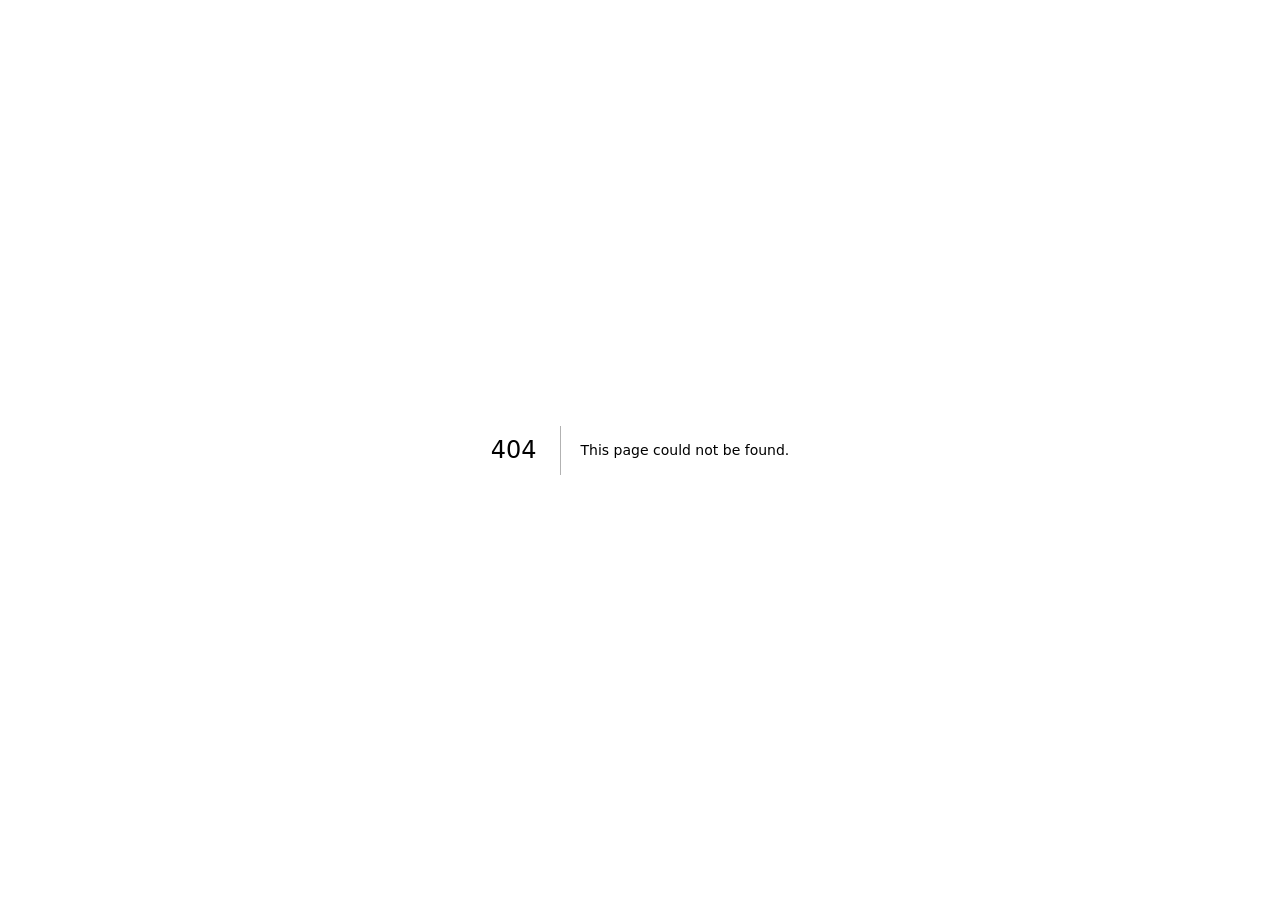
<file: 404/index.html>
<!DOCTYPE html><!--ARjxdIZ8l9yBMallcP3L4--><html lang="en"><head><meta charSet="utf-8"/><meta name="viewport" content="width=device-width, initial-scale=1"/><link rel="stylesheet" href="/_next/static/chunks/bc55635cb03d06c6.css" data-precedence="next"/><link rel="stylesheet" href="/_next/static/chunks/a48ced06e54fc207.css" data-precedence="next"/><link rel="preload" as="script" fetchPriority="low" href="/_next/static/chunks/36520d05208373ec.js"/><script src="/_next/static/chunks/48efcda46ef6aa07.js" async=""></script><script src="/_next/static/chunks/1545a390719fcf25.js" async=""></script><script src="/_next/static/chunks/turbopack-d8919e2ac39c0dfe.js" async=""></script><script src="/_next/static/chunks/c1ca0be869fa0bec.js" async=""></script><meta name="robots" content="noindex"/><meta name="next-size-adjust" content=""/><title>404: This page could not be found.</title><meta name="theme-color" content="#0a0720"/><title>Chandni — A Night Written in Stars</title><meta name="description" content="A cinematic birthday journey under the moonlight, made with love for Chandni&#x27;s last birthday with us. Take your time — every star here is yours."/><meta property="og:title" content="Happy Birthday, Chandni 🌙"/><meta property="og:description" content="A night written in stars — your journey awaits."/><meta property="og:type" content="website"/><meta name="twitter:card" content="summary"/><meta name="twitter:title" content="Happy Birthday, Chandni 🌙"/><meta name="twitter:description" content="A night written in stars — your journey awaits."/><link rel="icon" href="data:image/svg+xml,&lt;svg xmlns=&#x27;http://www.w3.org/2000/svg&#x27; viewBox=&#x27;0 0 100 100&#x27;&gt;&lt;text y=&#x27;.9em&#x27; font-size=&#x27;90&#x27;&gt;🌙&lt;/text&gt;&lt;/svg&gt;"/><script src="/_next/static/chunks/a6dad97d9634a72d.js" noModule=""></script></head><body class="playfair_display_cfcb9a5b-module__Ft6a-a__variable dancing_script_549e6c00-module__UXKxOG__variable outfit_5a6f38ca-module__k0bv2G__variable antialiased"><div hidden=""><!--$--><!--/$--></div><div style="font-family:system-ui,&quot;Segoe UI&quot;,Roboto,Helvetica,Arial,sans-serif,&quot;Apple Color Emoji&quot;,&quot;Segoe UI Emoji&quot;;height:100vh;text-align:center;display:flex;flex-direction:column;align-items:center;justify-content:center"><div><style>body{color:#000;background:#fff;margin:0}.next-error-h1{border-right:1px solid rgba(0,0,0,.3)}@media (prefers-color-scheme:dark){body{color:#fff;background:#000}.next-error-h1{border-right:1px solid rgba(255,255,255,.3)}}</style><h1 class="next-error-h1" style="display:inline-block;margin:0 20px 0 0;padding:0 23px 0 0;font-size:24px;font-weight:500;vertical-align:top;line-height:49px">404</h1><div style="display:inline-block"><h2 style="font-size:14px;font-weight:400;line-height:49px;margin:0">This page could not be found.</h2></div></div></div><!--$--><!--/$--><script src="/_next/static/chunks/36520d05208373ec.js" id="_R_" async=""></script><script>(self.__next_f=self.__next_f||[]).push([0])</script><script>self.__next_f.push([1,"1:\"$Sreact.fragment\"\n2:I[61227,[\"/_next/static/chunks/c1ca0be869fa0bec.js\"],\"default\"]\n3:I[31796,[\"/_next/static/chunks/c1ca0be869fa0bec.js\"],\"default\"]\n4:I[95703,[\"/_next/static/chunks/c1ca0be869fa0bec.js\"],\"OutletBoundary\"]\n5:\"$Sreact.suspense\"\n7:I[95703,[\"/_next/static/chunks/c1ca0be869fa0bec.js\"],\"ViewportBoundary\"]\n9:I[95703,[\"/_next/static/chunks/c1ca0be869fa0bec.js\"],\"MetadataBoundary\"]\nb:I[69122,[\"/_next/static/chunks/c1ca0be869fa0bec.js\"],\"default\"]\n:HL[\"/_next/static/chunks/bc55635cb03d06c6.css\",\"style\"]\n:HL[\"/_next/static/chunks/a48ced06e54fc207.css\",\"style\"]\n"])</script><script>self.__next_f.push([1,"0:{\"P\":null,\"b\":\"ARjxdIZ8l9yBMallcP3L4\",\"c\":[\"\",\"_not-found\",\"\"],\"q\":\"\",\"i\":false,\"f\":[[[\"\",{\"children\":[\"/_not-found\",{\"children\":[\"__PAGE__\",{}]}]},\"$undefined\",\"$undefined\",true],[[\"$\",\"$1\",\"c\",{\"children\":[[[\"$\",\"link\",\"0\",{\"rel\":\"stylesheet\",\"href\":\"/_next/static/chunks/bc55635cb03d06c6.css\",\"precedence\":\"next\",\"crossOrigin\":\"$undefined\",\"nonce\":\"$undefined\"}],[\"$\",\"link\",\"1\",{\"rel\":\"stylesheet\",\"href\":\"/_next/static/chunks/a48ced06e54fc207.css\",\"precedence\":\"next\",\"crossOrigin\":\"$undefined\",\"nonce\":\"$undefined\"}],[\"$\",\"script\",\"script-0\",{\"src\":\"/_next/static/chunks/c1ca0be869fa0bec.js\",\"async\":true,\"nonce\":\"$undefined\"}]],[\"$\",\"html\",null,{\"lang\":\"en\",\"suppressHydrationWarning\":true,\"children\":[\"$\",\"body\",null,{\"className\":\"playfair_display_cfcb9a5b-module__Ft6a-a__variable dancing_script_549e6c00-module__UXKxOG__variable outfit_5a6f38ca-module__k0bv2G__variable antialiased\",\"children\":[\"$\",\"$L2\",null,{\"parallelRouterKey\":\"children\",\"error\":\"$undefined\",\"errorStyles\":\"$undefined\",\"errorScripts\":\"$undefined\",\"template\":[\"$\",\"$L3\",null,{}],\"templateStyles\":\"$undefined\",\"templateScripts\":\"$undefined\",\"notFound\":[[[\"$\",\"title\",null,{\"children\":\"404: This page could not be found.\"}],[\"$\",\"div\",null,{\"style\":{\"fontFamily\":\"system-ui,\\\"Segoe UI\\\",Roboto,Helvetica,Arial,sans-serif,\\\"Apple Color Emoji\\\",\\\"Segoe UI Emoji\\\"\",\"height\":\"100vh\",\"textAlign\":\"center\",\"display\":\"flex\",\"flexDirection\":\"column\",\"alignItems\":\"center\",\"justifyContent\":\"center\"},\"children\":[\"$\",\"div\",null,{\"children\":[[\"$\",\"style\",null,{\"dangerouslySetInnerHTML\":{\"__html\":\"body{color:#000;background:#fff;margin:0}.next-error-h1{border-right:1px solid rgba(0,0,0,.3)}@media (prefers-color-scheme:dark){body{color:#fff;background:#000}.next-error-h1{border-right:1px solid rgba(255,255,255,.3)}}\"}}],[\"$\",\"h1\",null,{\"className\":\"next-error-h1\",\"style\":{\"display\":\"inline-block\",\"margin\":\"0 20px 0 0\",\"padding\":\"0 23px 0 0\",\"fontSize\":24,\"fontWeight\":500,\"verticalAlign\":\"top\",\"lineHeight\":\"49px\"},\"children\":404}],[\"$\",\"div\",null,{\"style\":{\"display\":\"inline-block\"},\"children\":[\"$\",\"h2\",null,{\"style\":{\"fontSize\":14,\"fontWeight\":400,\"lineHeight\":\"49px\",\"margin\":0},\"children\":\"This page could not be found.\"}]}]]}]}]],[]],\"forbidden\":\"$undefined\",\"unauthorized\":\"$undefined\"}]}]}]]}],{\"children\":[[\"$\",\"$1\",\"c\",{\"children\":[null,[\"$\",\"$L2\",null,{\"parallelRouterKey\":\"children\",\"error\":\"$undefined\",\"errorStyles\":\"$undefined\",\"errorScripts\":\"$undefined\",\"template\":[\"$\",\"$L3\",null,{}],\"templateStyles\":\"$undefined\",\"templateScripts\":\"$undefined\",\"notFound\":\"$undefined\",\"forbidden\":\"$undefined\",\"unauthorized\":\"$undefined\"}]]}],{\"children\":[[\"$\",\"$1\",\"c\",{\"children\":[[[\"$\",\"title\",null,{\"children\":\"404: This page could not be found.\"}],[\"$\",\"div\",null,{\"style\":\"$0:f:0:1:0:props:children:1:props:children:props:children:props:notFound:0:1:props:style\",\"children\":[\"$\",\"div\",null,{\"children\":[[\"$\",\"style\",null,{\"dangerouslySetInnerHTML\":{\"__html\":\"body{color:#000;background:#fff;margin:0}.next-error-h1{border-right:1px solid rgba(0,0,0,.3)}@media (prefers-color-scheme:dark){body{color:#fff;background:#000}.next-error-h1{border-right:1px solid rgba(255,255,255,.3)}}\"}}],[\"$\",\"h1\",null,{\"className\":\"next-error-h1\",\"style\":\"$0:f:0:1:0:props:children:1:props:children:props:children:props:notFound:0:1:props:children:props:children:1:props:style\",\"children\":404}],[\"$\",\"div\",null,{\"style\":\"$0:f:0:1:0:props:children:1:props:children:props:children:props:notFound:0:1:props:children:props:children:2:props:style\",\"children\":[\"$\",\"h2\",null,{\"style\":\"$0:f:0:1:0:props:children:1:props:children:props:children:props:notFound:0:1:props:children:props:children:2:props:children:props:style\",\"children\":\"This page could not be found.\"}]}]]}]}]],null,[\"$\",\"$L4\",null,{\"children\":[\"$\",\"$5\",null,{\"name\":\"Next.MetadataOutlet\",\"children\":\"$@6\"}]}]]}],{},null,false,false]},null,false,false]},null,false,false],[\"$\",\"$1\",\"h\",{\"children\":[[\"$\",\"meta\",null,{\"name\":\"robots\",\"content\":\"noindex\"}],[\"$\",\"$L7\",null,{\"children\":\"$L8\"}],[\"$\",\"div\",null,{\"hidden\":true,\"children\":[\"$\",\"$L9\",null,{\"children\":[\"$\",\"$5\",null,{\"name\":\"Next.Metadata\",\"children\":\"$La\"}]}]}],[\"$\",\"meta\",null,{\"name\":\"next-size-adjust\",\"content\":\"\"}]]}],false]],\"m\":\"$undefined\",\"G\":[\"$b\",\"$undefined\"],\"S\":true}\n"])</script><script>self.__next_f.push([1,"8:[[\"$\",\"meta\",\"0\",{\"charSet\":\"utf-8\"}],[\"$\",\"meta\",\"1\",{\"name\":\"viewport\",\"content\":\"width=device-width, initial-scale=1\"}],[\"$\",\"meta\",\"2\",{\"name\":\"theme-color\",\"content\":\"#0a0720\"}]]\n"])</script><script>self.__next_f.push([1,"c:I[12180,[\"/_next/static/chunks/c1ca0be869fa0bec.js\"],\"IconMark\"]\n6:null\na:[[\"$\",\"title\",\"0\",{\"children\":\"Chandni — A Night Written in Stars\"}],[\"$\",\"meta\",\"1\",{\"name\":\"description\",\"content\":\"A cinematic birthday journey under the moonlight, made with love for Chandni's last birthday with us. Take your time — every star here is yours.\"}],[\"$\",\"meta\",\"2\",{\"property\":\"og:title\",\"content\":\"Happy Birthday, Chandni 🌙\"}],[\"$\",\"meta\",\"3\",{\"property\":\"og:description\",\"content\":\"A night written in stars — your journey awaits.\"}],[\"$\",\"meta\",\"4\",{\"property\":\"og:type\",\"content\":\"website\"}],[\"$\",\"meta\",\"5\",{\"name\":\"twitter:card\",\"content\":\"summary\"}],[\"$\",\"meta\",\"6\",{\"name\":\"twitter:title\",\"content\":\"Happy Birthday, Chandni 🌙\"}],[\"$\",\"meta\",\"7\",{\"name\":\"twitter:description\",\"content\":\"A night written in stars — your journey awaits.\"}],[\"$\",\"link\",\"8\",{\"rel\":\"icon\",\"href\":\"data:image/svg+xml,\u003csvg xmlns='http://www.w3.org/2000/svg' viewBox='0 0 100 100'\u003e\u003ctext y='.9em' font-size='90'\u003e🌙\u003c/text\u003e\u003c/svg\u003e\"}],[\"$\",\"$Lc\",\"9\",{}]]\n"])</script></body></html>
</file>
<file: _next/static/chunks/bc55635cb03d06c6.css>
@font-face{font-family:Playfair Display;font-style:italic;font-weight:400;font-display:swap;src:url(../media/35161b7740c25d33-s.c0314740.woff2)format("woff2");unicode-range:U+301,U+400-45F,U+490-491,U+4B0-4B1,U+2116}@font-face{font-family:Playfair Display;font-style:italic;font-weight:400;font-display:swap;src:url(../media/391e53907fa6d8ec-s.1942ea8f.woff2)format("woff2");unicode-range:U+102-103,U+110-111,U+128-129,U+168-169,U+1A0-1A1,U+1AF-1B0,U+300-301,U+303-304,U+308-309,U+323,U+329,U+1EA0-1EF9,U+20AB}@font-face{font-family:Playfair Display;font-style:italic;font-weight:400;font-display:swap;src:url(../media/ae8872c8a32e309c-s.bd3beac6.woff2)format("woff2");unicode-range:U+100-2BA,U+2BD-2C5,U+2C7-2CC,U+2CE-2D7,U+2DD-2FF,U+304,U+308,U+329,U+1D00-1DBF,U+1E00-1E9F,U+1EF2-1EFF,U+2020,U+20A0-20AB,U+20AD-20C4,U+2113,U+2C60-2C7F,U+A720-A7FF}@font-face{font-family:Playfair Display;font-style:italic;font-weight:400;font-display:swap;src:url(../media/70e3db2de7f94926-s.p.347f98aa.woff2)format("woff2");unicode-range:U+??,U+131,U+152-153,U+2BB-2BC,U+2C6,U+2DA,U+2DC,U+304,U+308,U+329,U+2000-206F,U+20AC,U+2122,U+2191,U+2193,U+2212,U+2215,U+FEFF,U+FFFD}@font-face{font-family:Playfair Display;font-style:italic;font-weight:500;font-display:swap;src:url(../media/35161b7740c25d33-s.c0314740.woff2)format("woff2");unicode-range:U+301,U+400-45F,U+490-491,U+4B0-4B1,U+2116}@font-face{font-family:Playfair Display;font-style:italic;font-weight:500;font-display:swap;src:url(../media/391e53907fa6d8ec-s.1942ea8f.woff2)format("woff2");unicode-range:U+102-103,U+110-111,U+128-129,U+168-169,U+1A0-1A1,U+1AF-1B0,U+300-301,U+303-304,U+308-309,U+323,U+329,U+1EA0-1EF9,U+20AB}@font-face{font-family:Playfair Display;font-style:italic;font-weight:500;font-display:swap;src:url(../media/ae8872c8a32e309c-s.bd3beac6.woff2)format("woff2");unicode-range:U+100-2BA,U+2BD-2C5,U+2C7-2CC,U+2CE-2D7,U+2DD-2FF,U+304,U+308,U+329,U+1D00-1DBF,U+1E00-1E9F,U+1EF2-1EFF,U+2020,U+20A0-20AB,U+20AD-20C4,U+2113,U+2C60-2C7F,U+A720-A7FF}@font-face{font-family:Playfair Display;font-style:italic;font-weight:500;font-display:swap;src:url(../media/70e3db2de7f94926-s.p.347f98aa.woff2)format("woff2");unicode-range:U+??,U+131,U+152-153,U+2BB-2BC,U+2C6,U+2DA,U+2DC,U+304,U+308,U+329,U+2000-206F,U+20AC,U+2122,U+2191,U+2193,U+2212,U+2215,U+FEFF,U+FFFD}@font-face{font-family:Playfair Display;font-style:italic;font-weight:600;font-display:swap;src:url(../media/35161b7740c25d33-s.c0314740.woff2)format("woff2");unicode-range:U+301,U+400-45F,U+490-491,U+4B0-4B1,U+2116}@font-face{font-family:Playfair Display;font-style:italic;font-weight:600;font-display:swap;src:url(../media/391e53907fa6d8ec-s.1942ea8f.woff2)format("woff2");unicode-range:U+102-103,U+110-111,U+128-129,U+168-169,U+1A0-1A1,U+1AF-1B0,U+300-301,U+303-304,U+308-309,U+323,U+329,U+1EA0-1EF9,U+20AB}@font-face{font-family:Playfair Display;font-style:italic;font-weight:600;font-display:swap;src:url(../media/ae8872c8a32e309c-s.bd3beac6.woff2)format("woff2");unicode-range:U+100-2BA,U+2BD-2C5,U+2C7-2CC,U+2CE-2D7,U+2DD-2FF,U+304,U+308,U+329,U+1D00-1DBF,U+1E00-1E9F,U+1EF2-1EFF,U+2020,U+20A0-20AB,U+20AD-20C4,U+2113,U+2C60-2C7F,U+A720-A7FF}@font-face{font-family:Playfair Display;font-style:italic;font-weight:600;font-display:swap;src:url(../media/70e3db2de7f94926-s.p.347f98aa.woff2)format("woff2");unicode-range:U+??,U+131,U+152-153,U+2BB-2BC,U+2C6,U+2DA,U+2DC,U+304,U+308,U+329,U+2000-206F,U+20AC,U+2122,U+2191,U+2193,U+2212,U+2215,U+FEFF,U+FFFD}@font-face{font-family:Playfair Display;font-style:italic;font-weight:700;font-display:swap;src:url(../media/35161b7740c25d33-s.c0314740.woff2)format("woff2");unicode-range:U+301,U+400-45F,U+490-491,U+4B0-4B1,U+2116}@font-face{font-family:Playfair Display;font-style:italic;font-weight:700;font-display:swap;src:url(../media/391e53907fa6d8ec-s.1942ea8f.woff2)format("woff2");unicode-range:U+102-103,U+110-111,U+128-129,U+168-169,U+1A0-1A1,U+1AF-1B0,U+300-301,U+303-304,U+308-309,U+323,U+329,U+1EA0-1EF9,U+20AB}@font-face{font-family:Playfair Display;font-style:italic;font-weight:700;font-display:swap;src:url(../media/ae8872c8a32e309c-s.bd3beac6.woff2)format("woff2");unicode-range:U+100-2BA,U+2BD-2C5,U+2C7-2CC,U+2CE-2D7,U+2DD-2FF,U+304,U+308,U+329,U+1D00-1DBF,U+1E00-1E9F,U+1EF2-1EFF,U+2020,U+20A0-20AB,U+20AD-20C4,U+2113,U+2C60-2C7F,U+A720-A7FF}@font-face{font-family:Playfair Display;font-style:italic;font-weight:700;font-display:swap;src:url(../media/70e3db2de7f94926-s.p.347f98aa.woff2)format("woff2");unicode-range:U+??,U+131,U+152-153,U+2BB-2BC,U+2C6,U+2DA,U+2DC,U+304,U+308,U+329,U+2000-206F,U+20AC,U+2122,U+2191,U+2193,U+2212,U+2215,U+FEFF,U+FFFD}@font-face{font-family:Playfair Display;font-style:italic;font-weight:800;font-display:swap;src:url(../media/35161b7740c25d33-s.c0314740.woff2)format("woff2");unicode-range:U+301,U+400-45F,U+490-491,U+4B0-4B1,U+2116}@font-face{font-family:Playfair Display;font-style:italic;font-weight:800;font-display:swap;src:url(../media/391e53907fa6d8ec-s.1942ea8f.woff2)format("woff2");unicode-range:U+102-103,U+110-111,U+128-129,U+168-169,U+1A0-1A1,U+1AF-1B0,U+300-301,U+303-304,U+308-309,U+323,U+329,U+1EA0-1EF9,U+20AB}@font-face{font-family:Playfair Display;font-style:italic;font-weight:800;font-display:swap;src:url(../media/ae8872c8a32e309c-s.bd3beac6.woff2)format("woff2");unicode-range:U+100-2BA,U+2BD-2C5,U+2C7-2CC,U+2CE-2D7,U+2DD-2FF,U+304,U+308,U+329,U+1D00-1DBF,U+1E00-1E9F,U+1EF2-1EFF,U+2020,U+20A0-20AB,U+20AD-20C4,U+2113,U+2C60-2C7F,U+A720-A7FF}@font-face{font-family:Playfair Display;font-style:italic;font-weight:800;font-display:swap;src:url(../media/70e3db2de7f94926-s.p.347f98aa.woff2)format("woff2");unicode-range:U+??,U+131,U+152-153,U+2BB-2BC,U+2C6,U+2DA,U+2DC,U+304,U+308,U+329,U+2000-206F,U+20AC,U+2122,U+2191,U+2193,U+2212,U+2215,U+FEFF,U+FFFD}@font-face{font-family:Playfair Display;font-style:italic;font-weight:900;font-display:swap;src:url(../media/35161b7740c25d33-s.c0314740.woff2)format("woff2");unicode-range:U+301,U+400-45F,U+490-491,U+4B0-4B1,U+2116}@font-face{font-family:Playfair Display;font-style:italic;font-weight:900;font-display:swap;src:url(../media/391e53907fa6d8ec-s.1942ea8f.woff2)format("woff2");unicode-range:U+102-103,U+110-111,U+128-129,U+168-169,U+1A0-1A1,U+1AF-1B0,U+300-301,U+303-304,U+308-309,U+323,U+329,U+1EA0-1EF9,U+20AB}@font-face{font-family:Playfair Display;font-style:italic;font-weight:900;font-display:swap;src:url(../media/ae8872c8a32e309c-s.bd3beac6.woff2)format("woff2");unicode-range:U+100-2BA,U+2BD-2C5,U+2C7-2CC,U+2CE-2D7,U+2DD-2FF,U+304,U+308,U+329,U+1D00-1DBF,U+1E00-1E9F,U+1EF2-1EFF,U+2020,U+20A0-20AB,U+20AD-20C4,U+2113,U+2C60-2C7F,U+A720-A7FF}@font-face{font-family:Playfair Display;font-style:italic;font-weight:900;font-display:swap;src:url(../media/70e3db2de7f94926-s.p.347f98aa.woff2)format("woff2");unicode-range:U+??,U+131,U+152-153,U+2BB-2BC,U+2C6,U+2DA,U+2DC,U+304,U+308,U+329,U+2000-206F,U+20AC,U+2122,U+2191,U+2193,U+2212,U+2215,U+FEFF,U+FFFD}@font-face{font-family:Playfair Display;font-style:normal;font-weight:400;font-display:swap;src:url(../media/65c558afe41e89d6-s.e2c8389a.woff2)format("woff2");unicode-range:U+301,U+400-45F,U+490-491,U+4B0-4B1,U+2116}@font-face{font-family:Playfair Display;font-style:normal;font-weight:400;font-display:swap;src:url(../media/14e23f9b59180572-s.9c448f3c.woff2)format("woff2");unicode-range:U+102-103,U+110-111,U+128-129,U+168-169,U+1A0-1A1,U+1AF-1B0,U+300-301,U+303-304,U+308-309,U+323,U+329,U+1EA0-1EF9,U+20AB}@font-face{font-family:Playfair Display;font-style:normal;font-weight:400;font-display:swap;src:url(../media/b49b0d9b851e4899-s.4f3fa681.woff2)format("woff2");unicode-range:U+100-2BA,U+2BD-2C5,U+2C7-2CC,U+2CE-2D7,U+2DD-2FF,U+304,U+308,U+329,U+1D00-1DBF,U+1E00-1E9F,U+1EF2-1EFF,U+2020,U+20A0-20AB,U+20AD-20C4,U+2113,U+2C60-2C7F,U+A720-A7FF}@font-face{font-family:Playfair Display;font-style:normal;font-weight:400;font-display:swap;src:url(../media/2a65768255d6b625-s.p.d19752fb.woff2)format("woff2");unicode-range:U+??,U+131,U+152-153,U+2BB-2BC,U+2C6,U+2DA,U+2DC,U+304,U+308,U+329,U+2000-206F,U+20AC,U+2122,U+2191,U+2193,U+2212,U+2215,U+FEFF,U+FFFD}@font-face{font-family:Playfair Display;font-style:normal;font-weight:500;font-display:swap;src:url(../media/65c558afe41e89d6-s.e2c8389a.woff2)format("woff2");unicode-range:U+301,U+400-45F,U+490-491,U+4B0-4B1,U+2116}@font-face{font-family:Playfair Display;font-style:normal;font-weight:500;font-display:swap;src:url(../media/14e23f9b59180572-s.9c448f3c.woff2)format("woff2");unicode-range:U+102-103,U+110-111,U+128-129,U+168-169,U+1A0-1A1,U+1AF-1B0,U+300-301,U+303-304,U+308-309,U+323,U+329,U+1EA0-1EF9,U+20AB}@font-face{font-family:Playfair Display;font-style:normal;font-weight:500;font-display:swap;src:url(../media/b49b0d9b851e4899-s.4f3fa681.woff2)format("woff2");unicode-range:U+100-2BA,U+2BD-2C5,U+2C7-2CC,U+2CE-2D7,U+2DD-2FF,U+304,U+308,U+329,U+1D00-1DBF,U+1E00-1E9F,U+1EF2-1EFF,U+2020,U+20A0-20AB,U+20AD-20C4,U+2113,U+2C60-2C7F,U+A720-A7FF}@font-face{font-family:Playfair Display;font-style:normal;font-weight:500;font-display:swap;src:url(../media/2a65768255d6b625-s.p.d19752fb.woff2)format("woff2");unicode-range:U+??,U+131,U+152-153,U+2BB-2BC,U+2C6,U+2DA,U+2DC,U+304,U+308,U+329,U+2000-206F,U+20AC,U+2122,U+2191,U+2193,U+2212,U+2215,U+FEFF,U+FFFD}@font-face{font-family:Playfair Display;font-style:normal;font-weight:600;font-display:swap;src:url(../media/65c558afe41e89d6-s.e2c8389a.woff2)format("woff2");unicode-range:U+301,U+400-45F,U+490-491,U+4B0-4B1,U+2116}@font-face{font-family:Playfair Display;font-style:normal;font-weight:600;font-display:swap;src:url(../media/14e23f9b59180572-s.9c448f3c.woff2)format("woff2");unicode-range:U+102-103,U+110-111,U+128-129,U+168-169,U+1A0-1A1,U+1AF-1B0,U+300-301,U+303-304,U+308-309,U+323,U+329,U+1EA0-1EF9,U+20AB}@font-face{font-family:Playfair Display;font-style:normal;font-weight:600;font-display:swap;src:url(../media/b49b0d9b851e4899-s.4f3fa681.woff2)format("woff2");unicode-range:U+100-2BA,U+2BD-2C5,U+2C7-2CC,U+2CE-2D7,U+2DD-2FF,U+304,U+308,U+329,U+1D00-1DBF,U+1E00-1E9F,U+1EF2-1EFF,U+2020,U+20A0-20AB,U+20AD-20C4,U+2113,U+2C60-2C7F,U+A720-A7FF}@font-face{font-family:Playfair Display;font-style:normal;font-weight:600;font-display:swap;src:url(../media/2a65768255d6b625-s.p.d19752fb.woff2)format("woff2");unicode-range:U+??,U+131,U+152-153,U+2BB-2BC,U+2C6,U+2DA,U+2DC,U+304,U+308,U+329,U+2000-206F,U+20AC,U+2122,U+2191,U+2193,U+2212,U+2215,U+FEFF,U+FFFD}@font-face{font-family:Playfair Display;font-style:normal;font-weight:700;font-display:swap;src:url(../media/65c558afe41e89d6-s.e2c8389a.woff2)format("woff2");unicode-range:U+301,U+400-45F,U+490-491,U+4B0-4B1,U+2116}@font-face{font-family:Playfair Display;font-style:normal;font-weight:700;font-display:swap;src:url(../media/14e23f9b59180572-s.9c448f3c.woff2)format("woff2");unicode-range:U+102-103,U+110-111,U+128-129,U+168-169,U+1A0-1A1,U+1AF-1B0,U+300-301,U+303-304,U+308-309,U+323,U+329,U+1EA0-1EF9,U+20AB}@font-face{font-family:Playfair Display;font-style:normal;font-weight:700;font-display:swap;src:url(../media/b49b0d9b851e4899-s.4f3fa681.woff2)format("woff2");unicode-range:U+100-2BA,U+2BD-2C5,U+2C7-2CC,U+2CE-2D7,U+2DD-2FF,U+304,U+308,U+329,U+1D00-1DBF,U+1E00-1E9F,U+1EF2-1EFF,U+2020,U+20A0-20AB,U+20AD-20C4,U+2113,U+2C60-2C7F,U+A720-A7FF}@font-face{font-family:Playfair Display;font-style:normal;font-weight:700;font-display:swap;src:url(../media/2a65768255d6b625-s.p.d19752fb.woff2)format("woff2");unicode-range:U+??,U+131,U+152-153,U+2BB-2BC,U+2C6,U+2DA,U+2DC,U+304,U+308,U+329,U+2000-206F,U+20AC,U+2122,U+2191,U+2193,U+2212,U+2215,U+FEFF,U+FFFD}@font-face{font-family:Playfair Display;font-style:normal;font-weight:800;font-display:swap;src:url(../media/65c558afe41e89d6-s.e2c8389a.woff2)format("woff2");unicode-range:U+301,U+400-45F,U+490-491,U+4B0-4B1,U+2116}@font-face{font-family:Playfair Display;font-style:normal;font-weight:800;font-display:swap;src:url(../media/14e23f9b59180572-s.9c448f3c.woff2)format("woff2");unicode-range:U+102-103,U+110-111,U+128-129,U+168-169,U+1A0-1A1,U+1AF-1B0,U+300-301,U+303-304,U+308-309,U+323,U+329,U+1EA0-1EF9,U+20AB}@font-face{font-family:Playfair Display;font-style:normal;font-weight:800;font-display:swap;src:url(../media/b49b0d9b851e4899-s.4f3fa681.woff2)format("woff2");unicode-range:U+100-2BA,U+2BD-2C5,U+2C7-2CC,U+2CE-2D7,U+2DD-2FF,U+304,U+308,U+329,U+1D00-1DBF,U+1E00-1E9F,U+1EF2-1EFF,U+2020,U+20A0-20AB,U+20AD-20C4,U+2113,U+2C60-2C7F,U+A720-A7FF}@font-face{font-family:Playfair Display;font-style:normal;font-weight:800;font-display:swap;src:url(../media/2a65768255d6b625-s.p.d19752fb.woff2)format("woff2");unicode-range:U+??,U+131,U+152-153,U+2BB-2BC,U+2C6,U+2DA,U+2DC,U+304,U+308,U+329,U+2000-206F,U+20AC,U+2122,U+2191,U+2193,U+2212,U+2215,U+FEFF,U+FFFD}@font-face{font-family:Playfair Display;font-style:normal;font-weight:900;font-display:swap;src:url(../media/65c558afe41e89d6-s.e2c8389a.woff2)format("woff2");unicode-range:U+301,U+400-45F,U+490-491,U+4B0-4B1,U+2116}@font-face{font-family:Playfair Display;font-style:normal;font-weight:900;font-display:swap;src:url(../media/14e23f9b59180572-s.9c448f3c.woff2)format("woff2");unicode-range:U+102-103,U+110-111,U+128-129,U+168-169,U+1A0-1A1,U+1AF-1B0,U+300-301,U+303-304,U+308-309,U+323,U+329,U+1EA0-1EF9,U+20AB}@font-face{font-family:Playfair Display;font-style:normal;font-weight:900;font-display:swap;src:url(../media/b49b0d9b851e4899-s.4f3fa681.woff2)format("woff2");unicode-range:U+100-2BA,U+2BD-2C5,U+2C7-2CC,U+2CE-2D7,U+2DD-2FF,U+304,U+308,U+329,U+1D00-1DBF,U+1E00-1E9F,U+1EF2-1EFF,U+2020,U+20A0-20AB,U+20AD-20C4,U+2113,U+2C60-2C7F,U+A720-A7FF}@font-face{font-family:Playfair Display;font-style:normal;font-weight:900;font-display:swap;src:url(../media/2a65768255d6b625-s.p.d19752fb.woff2)format("woff2");unicode-range:U+??,U+131,U+152-153,U+2BB-2BC,U+2C6,U+2DA,U+2DC,U+304,U+308,U+329,U+2000-206F,U+20AC,U+2122,U+2191,U+2193,U+2212,U+2215,U+FEFF,U+FFFD}@font-face{font-family:Playfair Display Fallback;src:local(Times New Roman);ascent-override:97.25%;descent-override:22.56%;line-gap-override:0.0%;size-adjust:111.26%}.playfair_display_cfcb9a5b-module__Ft6a-a__className{font-family:Playfair Display,Playfair Display Fallback}.playfair_display_cfcb9a5b-module__Ft6a-a__variable{--font-display:"Playfair Display","Playfair Display Fallback"}
@font-face{font-family:Dancing Script;font-style:normal;font-weight:400;font-display:swap;src:url(../media/32fe63294b6cd18c-s.7f335ffb.woff2)format("woff2");unicode-range:U+102-103,U+110-111,U+128-129,U+168-169,U+1A0-1A1,U+1AF-1B0,U+300-301,U+303-304,U+308-309,U+323,U+329,U+1EA0-1EF9,U+20AB}@font-face{font-family:Dancing Script;font-style:normal;font-weight:400;font-display:swap;src:url(../media/73091b67359a1d13-s.48aa4bab.woff2)format("woff2");unicode-range:U+100-2BA,U+2BD-2C5,U+2C7-2CC,U+2CE-2D7,U+2DD-2FF,U+304,U+308,U+329,U+1D00-1DBF,U+1E00-1E9F,U+1EF2-1EFF,U+2020,U+20A0-20AB,U+20AD-20C4,U+2113,U+2C60-2C7F,U+A720-A7FF}@font-face{font-family:Dancing Script;font-style:normal;font-weight:400;font-display:swap;src:url(../media/406d3fc8d5ec9f59-s.p.3f4cab70.woff2)format("woff2");unicode-range:U+??,U+131,U+152-153,U+2BB-2BC,U+2C6,U+2DA,U+2DC,U+304,U+308,U+329,U+2000-206F,U+20AC,U+2122,U+2191,U+2193,U+2212,U+2215,U+FEFF,U+FFFD}@font-face{font-family:Dancing Script;font-style:normal;font-weight:500;font-display:swap;src:url(../media/32fe63294b6cd18c-s.7f335ffb.woff2)format("woff2");unicode-range:U+102-103,U+110-111,U+128-129,U+168-169,U+1A0-1A1,U+1AF-1B0,U+300-301,U+303-304,U+308-309,U+323,U+329,U+1EA0-1EF9,U+20AB}@font-face{font-family:Dancing Script;font-style:normal;font-weight:500;font-display:swap;src:url(../media/73091b67359a1d13-s.48aa4bab.woff2)format("woff2");unicode-range:U+100-2BA,U+2BD-2C5,U+2C7-2CC,U+2CE-2D7,U+2DD-2FF,U+304,U+308,U+329,U+1D00-1DBF,U+1E00-1E9F,U+1EF2-1EFF,U+2020,U+20A0-20AB,U+20AD-20C4,U+2113,U+2C60-2C7F,U+A720-A7FF}@font-face{font-family:Dancing Script;font-style:normal;font-weight:500;font-display:swap;src:url(../media/406d3fc8d5ec9f59-s.p.3f4cab70.woff2)format("woff2");unicode-range:U+??,U+131,U+152-153,U+2BB-2BC,U+2C6,U+2DA,U+2DC,U+304,U+308,U+329,U+2000-206F,U+20AC,U+2122,U+2191,U+2193,U+2212,U+2215,U+FEFF,U+FFFD}@font-face{font-family:Dancing Script;font-style:normal;font-weight:600;font-display:swap;src:url(../media/32fe63294b6cd18c-s.7f335ffb.woff2)format("woff2");unicode-range:U+102-103,U+110-111,U+128-129,U+168-169,U+1A0-1A1,U+1AF-1B0,U+300-301,U+303-304,U+308-309,U+323,U+329,U+1EA0-1EF9,U+20AB}@font-face{font-family:Dancing Script;font-style:normal;font-weight:600;font-display:swap;src:url(../media/73091b67359a1d13-s.48aa4bab.woff2)format("woff2");unicode-range:U+100-2BA,U+2BD-2C5,U+2C7-2CC,U+2CE-2D7,U+2DD-2FF,U+304,U+308,U+329,U+1D00-1DBF,U+1E00-1E9F,U+1EF2-1EFF,U+2020,U+20A0-20AB,U+20AD-20C4,U+2113,U+2C60-2C7F,U+A720-A7FF}@font-face{font-family:Dancing Script;font-style:normal;font-weight:600;font-display:swap;src:url(../media/406d3fc8d5ec9f59-s.p.3f4cab70.woff2)format("woff2");unicode-range:U+??,U+131,U+152-153,U+2BB-2BC,U+2C6,U+2DA,U+2DC,U+304,U+308,U+329,U+2000-206F,U+20AC,U+2122,U+2191,U+2193,U+2212,U+2215,U+FEFF,U+FFFD}@font-face{font-family:Dancing Script;font-style:normal;font-weight:700;font-display:swap;src:url(../media/32fe63294b6cd18c-s.7f335ffb.woff2)format("woff2");unicode-range:U+102-103,U+110-111,U+128-129,U+168-169,U+1A0-1A1,U+1AF-1B0,U+300-301,U+303-304,U+308-309,U+323,U+329,U+1EA0-1EF9,U+20AB}@font-face{font-family:Dancing Script;font-style:normal;font-weight:700;font-display:swap;src:url(../media/73091b67359a1d13-s.48aa4bab.woff2)format("woff2");unicode-range:U+100-2BA,U+2BD-2C5,U+2C7-2CC,U+2CE-2D7,U+2DD-2FF,U+304,U+308,U+329,U+1D00-1DBF,U+1E00-1E9F,U+1EF2-1EFF,U+2020,U+20A0-20AB,U+20AD-20C4,U+2113,U+2C60-2C7F,U+A720-A7FF}@font-face{font-family:Dancing Script;font-style:normal;font-weight:700;font-display:swap;src:url(../media/406d3fc8d5ec9f59-s.p.3f4cab70.woff2)format("woff2");unicode-range:U+??,U+131,U+152-153,U+2BB-2BC,U+2C6,U+2DA,U+2DC,U+304,U+308,U+329,U+2000-206F,U+20AC,U+2122,U+2191,U+2193,U+2212,U+2215,U+FEFF,U+FFFD}@font-face{font-family:Dancing Script Fallback;src:local(Arial);ascent-override:112.99%;descent-override:34.39%;line-gap-override:0.0%;size-adjust:81.43%}.dancing_script_549e6c00-module__UXKxOG__className{font-family:Dancing Script,Dancing Script Fallback;font-style:normal}.dancing_script_549e6c00-module__UXKxOG__variable{--font-script:"Dancing Script","Dancing Script Fallback"}
@font-face{font-family:Outfit;font-style:normal;font-weight:300;font-display:swap;src:url(../media/b2ea385cb5ae8625-s.866357a4.woff2)format("woff2");unicode-range:U+100-2BA,U+2BD-2C5,U+2C7-2CC,U+2CE-2D7,U+2DD-2FF,U+304,U+308,U+329,U+1D00-1DBF,U+1E00-1E9F,U+1EF2-1EFF,U+2020,U+20A0-20AB,U+20AD-20C4,U+2113,U+2C60-2C7F,U+A720-A7FF}@font-face{font-family:Outfit;font-style:normal;font-weight:300;font-display:swap;src:url(../media/1b99372b3eaef0c8-s.p.758e15a8.woff2)format("woff2");unicode-range:U+??,U+131,U+152-153,U+2BB-2BC,U+2C6,U+2DA,U+2DC,U+304,U+308,U+329,U+2000-206F,U+20AC,U+2122,U+2191,U+2193,U+2212,U+2215,U+FEFF,U+FFFD}@font-face{font-family:Outfit;font-style:normal;font-weight:400;font-display:swap;src:url(../media/b2ea385cb5ae8625-s.866357a4.woff2)format("woff2");unicode-range:U+100-2BA,U+2BD-2C5,U+2C7-2CC,U+2CE-2D7,U+2DD-2FF,U+304,U+308,U+329,U+1D00-1DBF,U+1E00-1E9F,U+1EF2-1EFF,U+2020,U+20A0-20AB,U+20AD-20C4,U+2113,U+2C60-2C7F,U+A720-A7FF}@font-face{font-family:Outfit;font-style:normal;font-weight:400;font-display:swap;src:url(../media/1b99372b3eaef0c8-s.p.758e15a8.woff2)format("woff2");unicode-range:U+??,U+131,U+152-153,U+2BB-2BC,U+2C6,U+2DA,U+2DC,U+304,U+308,U+329,U+2000-206F,U+20AC,U+2122,U+2191,U+2193,U+2212,U+2215,U+FEFF,U+FFFD}@font-face{font-family:Outfit;font-style:normal;font-weight:500;font-display:swap;src:url(../media/b2ea385cb5ae8625-s.866357a4.woff2)format("woff2");unicode-range:U+100-2BA,U+2BD-2C5,U+2C7-2CC,U+2CE-2D7,U+2DD-2FF,U+304,U+308,U+329,U+1D00-1DBF,U+1E00-1E9F,U+1EF2-1EFF,U+2020,U+20A0-20AB,U+20AD-20C4,U+2113,U+2C60-2C7F,U+A720-A7FF}@font-face{font-family:Outfit;font-style:normal;font-weight:500;font-display:swap;src:url(../media/1b99372b3eaef0c8-s.p.758e15a8.woff2)format("woff2");unicode-range:U+??,U+131,U+152-153,U+2BB-2BC,U+2C6,U+2DA,U+2DC,U+304,U+308,U+329,U+2000-206F,U+20AC,U+2122,U+2191,U+2193,U+2212,U+2215,U+FEFF,U+FFFD}@font-face{font-family:Outfit;font-style:normal;font-weight:600;font-display:swap;src:url(../media/b2ea385cb5ae8625-s.866357a4.woff2)format("woff2");unicode-range:U+100-2BA,U+2BD-2C5,U+2C7-2CC,U+2CE-2D7,U+2DD-2FF,U+304,U+308,U+329,U+1D00-1DBF,U+1E00-1E9F,U+1EF2-1EFF,U+2020,U+20A0-20AB,U+20AD-20C4,U+2113,U+2C60-2C7F,U+A720-A7FF}@font-face{font-family:Outfit;font-style:normal;font-weight:600;font-display:swap;src:url(../media/1b99372b3eaef0c8-s.p.758e15a8.woff2)format("woff2");unicode-range:U+??,U+131,U+152-153,U+2BB-2BC,U+2C6,U+2DA,U+2DC,U+304,U+308,U+329,U+2000-206F,U+20AC,U+2122,U+2191,U+2193,U+2212,U+2215,U+FEFF,U+FFFD}@font-face{font-family:Outfit;font-style:normal;font-weight:700;font-display:swap;src:url(../media/b2ea385cb5ae8625-s.866357a4.woff2)format("woff2");unicode-range:U+100-2BA,U+2BD-2C5,U+2C7-2CC,U+2CE-2D7,U+2DD-2FF,U+304,U+308,U+329,U+1D00-1DBF,U+1E00-1E9F,U+1EF2-1EFF,U+2020,U+20A0-20AB,U+20AD-20C4,U+2113,U+2C60-2C7F,U+A720-A7FF}@font-face{font-family:Outfit;font-style:normal;font-weight:700;font-display:swap;src:url(../media/1b99372b3eaef0c8-s.p.758e15a8.woff2)format("woff2");unicode-range:U+??,U+131,U+152-153,U+2BB-2BC,U+2C6,U+2DA,U+2DC,U+304,U+308,U+329,U+2000-206F,U+20AC,U+2122,U+2191,U+2193,U+2212,U+2215,U+FEFF,U+FFFD}@font-face{font-family:Outfit Fallback;src:local(Arial);ascent-override:100.18%;descent-override:26.05%;line-gap-override:0.0%;size-adjust:99.82%}.outfit_5a6f38ca-module__k0bv2G__className{font-family:Outfit,Outfit Fallback;font-style:normal}.outfit_5a6f38ca-module__k0bv2G__variable{--font-body:"Outfit","Outfit Fallback"}
</file>
<file: _next/static/chunks/a48ced06e54fc207.css>
@layer properties{@supports (((-webkit-hyphens:none)) and (not (margin-trim:inline))) or ((-moz-orient:inline) and (not (color:rgb(from red r g b)))){*,:before,:after,::backdrop{--tw-translate-x:0;--tw-translate-y:0;--tw-translate-z:0;--tw-scale-x:1;--tw-scale-y:1;--tw-scale-z:1;--tw-rotate-x:initial;--tw-rotate-y:initial;--tw-rotate-z:initial;--tw-skew-x:initial;--tw-skew-y:initial;--tw-pan-x:initial;--tw-pan-y:initial;--tw-pinch-zoom:initial;--tw-space-y-reverse:0;--tw-space-x-reverse:0;--tw-border-style:solid;--tw-gradient-position:initial;--tw-gradient-from:#0000;--tw-gradient-via:#0000;--tw-gradient-to:#0000;--tw-gradient-stops:initial;--tw-gradient-via-stops:initial;--tw-gradient-from-position:0%;--tw-gradient-via-position:50%;--tw-gradient-to-position:100%;--tw-leading:initial;--tw-font-weight:initial;--tw-tracking:initial;--tw-ordinal:initial;--tw-slashed-zero:initial;--tw-numeric-figure:initial;--tw-numeric-spacing:initial;--tw-numeric-fraction:initial;--tw-shadow:0 0 #0000;--tw-shadow-color:initial;--tw-shadow-alpha:100%;--tw-inset-shadow:0 0 #0000;--tw-inset-shadow-color:initial;--tw-inset-shadow-alpha:100%;--tw-ring-color:initial;--tw-ring-shadow:0 0 #0000;--tw-inset-ring-color:initial;--tw-inset-ring-shadow:0 0 #0000;--tw-ring-inset:initial;--tw-ring-offset-width:0px;--tw-ring-offset-color:#fff;--tw-ring-offset-shadow:0 0 #0000;--tw-outline-style:solid;--tw-blur:initial;--tw-brightness:initial;--tw-contrast:initial;--tw-grayscale:initial;--tw-hue-rotate:initial;--tw-invert:initial;--tw-opacity:initial;--tw-saturate:initial;--tw-sepia:initial;--tw-drop-shadow:initial;--tw-drop-shadow-color:initial;--tw-drop-shadow-alpha:100%;--tw-drop-shadow-size:initial;--tw-backdrop-blur:initial;--tw-backdrop-brightness:initial;--tw-backdrop-contrast:initial;--tw-backdrop-grayscale:initial;--tw-backdrop-hue-rotate:initial;--tw-backdrop-invert:initial;--tw-backdrop-opacity:initial;--tw-backdrop-saturate:initial;--tw-backdrop-sepia:initial;--tw-duration:initial;--tw-ease:initial;--tw-content:"";--tw-animation-delay:0s;--tw-animation-direction:normal;--tw-animation-duration:initial;--tw-animation-fill-mode:none;--tw-animation-iteration-count:1;--tw-enter-blur:0;--tw-enter-opacity:1;--tw-enter-rotate:0;--tw-enter-scale:1;--tw-enter-translate-x:0;--tw-enter-translate-y:0;--tw-exit-blur:0;--tw-exit-opacity:1;--tw-exit-rotate:0;--tw-exit-scale:1;--tw-exit-translate-x:0;--tw-exit-translate-y:0}}}@layer theme{:root,:host{--color-red-50:#fef2f2;--color-red-300:#ffa3a3;--color-red-400:#ff6568;--color-red-600:#e40014;--color-black:#000;--color-white:#fff;--spacing:.25rem;--container-sm:24rem;--container-md:28rem;--container-lg:32rem;--container-xl:36rem;--container-2xl:42rem;--container-3xl:48rem;--container-5xl:64rem;--container-6xl:72rem;--text-xs:.75rem;--text-xs--line-height:calc(1/.75);--text-sm:.875rem;--text-sm--line-height:calc(1.25/.875);--text-base:1rem;--text-base--line-height:calc(1.5/1);--text-lg:1.125rem;--text-lg--line-height:calc(1.75/1.125);--text-xl:1.25rem;--text-xl--line-height:calc(1.75/1.25);--text-2xl:1.5rem;--text-2xl--line-height:calc(2/1.5);--text-3xl:1.875rem;--text-3xl--line-height:calc(2.25/1.875);--text-4xl:2.25rem;--text-4xl--line-height:calc(2.5/2.25);--text-5xl:3rem;--text-5xl--line-height:1;--text-6xl:3.75rem;--text-6xl--line-height:1;--font-weight-light:300;--font-weight-normal:400;--font-weight-medium:500;--font-weight-semibold:600;--font-weight-bold:700;--tracking-tight:-.025em;--tracking-widest:.1em;--leading-tight:1.25;--leading-snug:1.375;--leading-relaxed:1.625;--radius-xs:.125rem;--radius-2xl:1rem;--radius-3xl:1.5rem;--ease-in-out:cubic-bezier(.4,0,.2,1);--animate-pulse:pulse 2s cubic-bezier(.4,0,.6,1)infinite;--blur-sm:8px;--blur-md:12px;--blur-2xl:40px;--aspect-video:16/9;--default-transition-duration:.15s;--default-transition-timing-function:cubic-bezier(.4,0,.2,1);--default-font-family:var(--font-geist-sans);--default-mono-font-family:var(--font-geist-mono);--color-border:var(--border)}@supports (color:lab(0% 0 0)){:root,:host{--color-red-50:lab(96.5005% 4.18508 1.52328);--color-red-300:lab(76.5514% 36.422 15.5335);--color-red-400:lab(63.7053% 60.745 31.3109);--color-red-600:lab(48.4493% 77.4328 61.5452)}}}@layer base{*,:after,:before,::backdrop{box-sizing:border-box;border:0 solid;margin:0;padding:0}::file-selector-button{box-sizing:border-box;border:0 solid;margin:0;padding:0}html,:host{-webkit-text-size-adjust:100%;tab-size:4;line-height:1.5;font-family:var(--default-font-family,ui-sans-serif,system-ui,sans-serif,"Apple Color Emoji","Segoe UI Emoji","Segoe UI Symbol","Noto Color Emoji");font-feature-settings:var(--default-font-feature-settings,normal);font-variation-settings:var(--default-font-variation-settings,normal);-webkit-tap-highlight-color:transparent}hr{height:0;color:inherit;border-top-width:1px}abbr:where([title]){-webkit-text-decoration:underline dotted;text-decoration:underline dotted}h1,h2,h3,h4,h5,h6{font-size:inherit;font-weight:inherit}a{color:inherit;-webkit-text-decoration:inherit;-webkit-text-decoration:inherit;-webkit-text-decoration:inherit;-webkit-text-decoration:inherit;text-decoration:inherit}b,strong{font-weight:bolder}code,kbd,samp,pre{font-family:var(--default-mono-font-family,ui-monospace,SFMono-Regular,Menlo,Monaco,Consolas,"Liberation Mono","Courier New",monospace);font-feature-settings:var(--default-mono-font-feature-settings,normal);font-variation-settings:var(--default-mono-font-variation-settings,normal);font-size:1em}small{font-size:80%}sub,sup{vertical-align:baseline;font-size:75%;line-height:0;position:relative}sub{bottom:-.25em}sup{top:-.5em}table{text-indent:0;border-color:inherit;border-collapse:collapse}:-moz-focusring{outline:auto}progress{vertical-align:baseline}summary{display:list-item}ol,ul,menu{list-style:none}img,svg,video,canvas,audio,iframe,embed,object{vertical-align:middle;display:block}img,video{max-width:100%;height:auto}button,input,select,optgroup,textarea{font:inherit;font-feature-settings:inherit;font-variation-settings:inherit;letter-spacing:inherit;color:inherit;opacity:1;background-color:#0000;border-radius:0}::file-selector-button{font:inherit;font-feature-settings:inherit;font-variation-settings:inherit;letter-spacing:inherit;color:inherit;opacity:1;background-color:#0000;border-radius:0}:where(select:is([multiple],[size])) optgroup{font-weight:bolder}:where(select:is([multiple],[size])) optgroup option{padding-inline-start:20px}::file-selector-button{margin-inline-end:4px}::placeholder{opacity:1}@supports (not ((-webkit-appearance:-apple-pay-button))) or (contain-intrinsic-size:1px){::placeholder{color:currentColor}@supports (color:color-mix(in lab, red, red)){::placeholder{color:color-mix(in oklab,currentcolor 50%,transparent)}}}textarea{resize:vertical}::-webkit-search-decoration{-webkit-appearance:none}::-webkit-date-and-time-value{min-height:1lh;text-align:inherit}::-webkit-datetime-edit{display:inline-flex}::-webkit-datetime-edit-fields-wrapper{padding:0}::-webkit-datetime-edit{padding-block:0}::-webkit-datetime-edit-year-field{padding-block:0}::-webkit-datetime-edit-month-field{padding-block:0}::-webkit-datetime-edit-day-field{padding-block:0}::-webkit-datetime-edit-hour-field{padding-block:0}::-webkit-datetime-edit-minute-field{padding-block:0}::-webkit-datetime-edit-second-field{padding-block:0}::-webkit-datetime-edit-millisecond-field{padding-block:0}::-webkit-datetime-edit-meridiem-field{padding-block:0}::-webkit-calendar-picker-indicator{line-height:1}:-moz-ui-invalid{box-shadow:none}button,input:where([type=button],[type=reset],[type=submit]){appearance:button}::file-selector-button{appearance:button}::-webkit-inner-spin-button{height:auto}::-webkit-outer-spin-button{height:auto}[hidden]:where(:not([hidden=until-found])){display:none!important}*{border-color:var(--border);outline-color:var(--ring)}@supports (color:color-mix(in lab, red, red)){*{outline-color:color-mix(in oklab,var(--ring)50%,transparent)}}body{background-color:var(--background);color:var(--foreground)}}@layer components;@layer utilities{.\@container\/card-header{container:card-header/inline-size}.pointer-events-auto{pointer-events:auto}.pointer-events-none{pointer-events:none}.invisible{visibility:hidden}.sr-only{clip-path:inset(50%);white-space:nowrap;border-width:0;width:1px;height:1px;margin:-1px;padding:0;position:absolute;overflow:hidden}.absolute{position:absolute}.fixed{position:fixed}.relative{position:relative}.static{position:static}.inset-0{inset:calc(var(--spacing)*0)}.inset-x-0{inset-inline:calc(var(--spacing)*0)}.inset-x-6{inset-inline:calc(var(--spacing)*6)}.inset-x-\[7\%\]{inset-inline:7%}.inset-y-0{inset-block:calc(var(--spacing)*0)}.-top-5{top:calc(var(--spacing)*-5)}.-top-6{top:calc(var(--spacing)*-6)}.-top-12{top:calc(var(--spacing)*-12)}.top-0{top:calc(var(--spacing)*0)}.top-1{top:calc(var(--spacing)*1)}.top-1\.5{top:calc(var(--spacing)*1.5)}.top-1\/2{top:50%}.top-1\/4{top:25%}.top-3{top:calc(var(--spacing)*3)}.top-3\.5{top:calc(var(--spacing)*3.5)}.top-4{top:calc(var(--spacing)*4)}.top-8{top:calc(var(--spacing)*8)}.top-16{top:calc(var(--spacing)*16)}.top-\[1px\]{top:1px}.top-\[6vh\]{top:6vh}.top-\[18\%\]{top:18%}.top-\[50\%\]{top:50%}.top-\[60\%\]{top:60%}.top-\[62\%\]{top:62%}.top-full{top:100%}.-right-12{right:calc(var(--spacing)*-12)}.-right-40{right:calc(var(--spacing)*-40)}.right-0{right:calc(var(--spacing)*0)}.right-1{right:calc(var(--spacing)*1)}.right-2{right:calc(var(--spacing)*2)}.right-3{right:calc(var(--spacing)*3)}.right-4{right:calc(var(--spacing)*4)}.right-8{right:calc(var(--spacing)*8)}.right-\[-18vw\]{right:-18vw}.-bottom-7{bottom:calc(var(--spacing)*-7)}.-bottom-12{bottom:calc(var(--spacing)*-12)}.bottom-0{bottom:calc(var(--spacing)*0)}.bottom-3{bottom:calc(var(--spacing)*3)}.bottom-5{bottom:calc(var(--spacing)*5)}.bottom-\[8\%\]{bottom:8%}.-left-12{left:calc(var(--spacing)*-12)}.-left-40{left:calc(var(--spacing)*-40)}.left-0{left:calc(var(--spacing)*0)}.left-1\/2{left:50%}.left-2{left:calc(var(--spacing)*2)}.left-4{left:calc(var(--spacing)*4)}.left-\[50\%\]{left:50%}.isolate{isolation:isolate}.z-0{z-index:0}.z-10{z-index:10}.z-20{z-index:20}.z-40{z-index:40}.z-50{z-index:50}.z-\[1\]{z-index:1}.z-\[2\]{z-index:2}.z-\[3\]{z-index:3}.z-\[4\]{z-index:4}.z-\[70\]{z-index:70}.z-\[80\]{z-index:80}.z-\[100\]{z-index:100}.col-start-2{grid-column-start:2}.row-span-2{grid-row:span 2/span 2}.row-start-1{grid-row-start:1}.-mx-1{margin-inline:calc(var(--spacing)*-1)}.mx-2{margin-inline:calc(var(--spacing)*2)}.mx-3\.5{margin-inline:calc(var(--spacing)*3.5)}.mx-auto{margin-inline:auto}.my-0\.5{margin-block:calc(var(--spacing)*.5)}.my-1{margin-block:calc(var(--spacing)*1)}.my-4{margin-block:calc(var(--spacing)*4)}.-mt-1{margin-top:calc(var(--spacing)*-1)}.-mt-4{margin-top:calc(var(--spacing)*-4)}.mt-0{margin-top:calc(var(--spacing)*0)}.mt-1{margin-top:calc(var(--spacing)*1)}.mt-1\.5{margin-top:calc(var(--spacing)*1.5)}.mt-2{margin-top:calc(var(--spacing)*2)}.mt-3{margin-top:calc(var(--spacing)*3)}.mt-4{margin-top:calc(var(--spacing)*4)}.mt-5{margin-top:calc(var(--spacing)*5)}.mt-6{margin-top:calc(var(--spacing)*6)}.mt-7{margin-top:calc(var(--spacing)*7)}.mt-8{margin-top:calc(var(--spacing)*8)}.mt-10{margin-top:calc(var(--spacing)*10)}.mt-12{margin-top:calc(var(--spacing)*12)}.mt-14{margin-top:calc(var(--spacing)*14)}.mt-16{margin-top:calc(var(--spacing)*16)}.mt-auto{margin-top:auto}.mb-3{margin-bottom:calc(var(--spacing)*3)}.mb-4{margin-bottom:calc(var(--spacing)*4)}.mb-5{margin-bottom:calc(var(--spacing)*5)}.mb-10{margin-bottom:calc(var(--spacing)*10)}.-ml-4{margin-left:calc(var(--spacing)*-4)}.ml-1{margin-left:calc(var(--spacing)*1)}.ml-auto{margin-left:auto}.line-clamp-1{-webkit-line-clamp:1;-webkit-box-orient:vertical;display:-webkit-box;overflow:hidden}.block{display:block}.flex{display:flex}.grid{display:grid}.hidden{display:none}.inline-block{display:inline-block}.inline-flex{display:inline-flex}.table{display:table}.table-caption{display:table-caption}.table-cell{display:table-cell}.table-row{display:table-row}.field-sizing-content{field-sizing:content}.aspect-\[4\/5\]{aspect-ratio:4/5}.aspect-square{aspect-ratio:1}.aspect-video{aspect-ratio:var(--aspect-video)}.size-\(--cell-size\){width:var(--cell-size);height:var(--cell-size)}.size-2{width:calc(var(--spacing)*2);height:calc(var(--spacing)*2)}.size-2\.5{width:calc(var(--spacing)*2.5);height:calc(var(--spacing)*2.5)}.size-3{width:calc(var(--spacing)*3);height:calc(var(--spacing)*3)}.size-3\.5{width:calc(var(--spacing)*3.5);height:calc(var(--spacing)*3.5)}.size-4{width:calc(var(--spacing)*4);height:calc(var(--spacing)*4)}.size-7{width:calc(var(--spacing)*7);height:calc(var(--spacing)*7)}.size-8{width:calc(var(--spacing)*8);height:calc(var(--spacing)*8)}.size-9{width:calc(var(--spacing)*9);height:calc(var(--spacing)*9)}.size-auto{width:auto;height:auto}.size-full{width:100%;height:100%}.h-\(--cell-size\){height:var(--cell-size)}.h-1{height:calc(var(--spacing)*1)}.h-1\.5{height:calc(var(--spacing)*1.5)}.h-2{height:calc(var(--spacing)*2)}.h-2\.5{height:calc(var(--spacing)*2.5)}.h-3{height:calc(var(--spacing)*3)}.h-4{height:calc(var(--spacing)*4)}.h-5{height:calc(var(--spacing)*5)}.h-7{height:calc(var(--spacing)*7)}.h-8{height:calc(var(--spacing)*8)}.h-9{height:calc(var(--spacing)*9)}.h-10{height:calc(var(--spacing)*10)}.h-12{height:calc(var(--spacing)*12)}.h-14{height:calc(var(--spacing)*14)}.h-16{height:calc(var(--spacing)*16)}.h-24{height:calc(var(--spacing)*24)}.h-\[1\.15rem\]{height:1.15rem}.h-\[3px\]{height:3px}.h-\[46vh\]{height:46vh}.h-\[50vh\]{height:50vh}.h-\[60vh\]{height:60vh}.h-\[calc\(100\%-1px\)\]{height:calc(100% - 1px)}.h-\[min\(62vh\,540px\)\]{height:min(62vh,540px)}.h-\[min\(78vh\,600px\)\]{height:min(78vh,600px)}.h-\[min\(560px\,118vw\)\]{height:min(560px,118vw)}.h-\[var\(--radix-navigation-menu-viewport-height\)\]{height:var(--radix-navigation-menu-viewport-height)}.h-\[var\(--radix-select-trigger-height\)\]{height:var(--radix-select-trigger-height)}.h-auto{height:auto}.h-full{height:100%}.h-px{height:1px}.h-svh{height:100svh}.max-h-\(--radix-context-menu-content-available-height\){max-height:var(--radix-context-menu-content-available-height)}.max-h-\(--radix-dropdown-menu-content-available-height\){max-height:var(--radix-dropdown-menu-content-available-height)}.max-h-\(--radix-select-content-available-height\){max-height:var(--radix-select-content-available-height)}.max-h-\[44vh\]{max-height:44vh}.max-h-\[88vh\]{max-height:88vh}.max-h-\[92vh\]{max-height:92vh}.max-h-\[300px\]{max-height:300px}.max-h-screen{max-height:100vh}.min-h-0{min-height:calc(var(--spacing)*0)}.min-h-4{min-height:calc(var(--spacing)*4)}.min-h-16{min-height:calc(var(--spacing)*16)}.min-h-\[100svh\]{min-height:100svh}.min-h-\[260px\]{min-height:260px}.min-h-\[300px\]{min-height:300px}.min-h-\[320px\]{min-height:320px}.min-h-screen{min-height:100vh}.min-h-svh{min-height:100svh}.w-\(--cell-size\){width:var(--cell-size)}.w-\(--sidebar-width\){width:var(--sidebar-width)}.w-0{width:calc(var(--spacing)*0)}.w-1{width:calc(var(--spacing)*1)}.w-1\.5{width:calc(var(--spacing)*1.5)}.w-2{width:calc(var(--spacing)*2)}.w-2\.5{width:calc(var(--spacing)*2.5)}.w-3{width:calc(var(--spacing)*3)}.w-3\/4{width:75%}.w-4{width:calc(var(--spacing)*4)}.w-5{width:calc(var(--spacing)*5)}.w-8{width:calc(var(--spacing)*8)}.w-9{width:calc(var(--spacing)*9)}.w-14{width:calc(var(--spacing)*14)}.w-16{width:calc(var(--spacing)*16)}.w-24{width:calc(var(--spacing)*24)}.w-40{width:calc(var(--spacing)*40)}.w-64{width:calc(var(--spacing)*64)}.w-72{width:calc(var(--spacing)*72)}.w-\[46vh\]{width:46vh}.w-\[50vh\]{width:50vh}.w-\[60vh\]{width:60vh}.w-\[64\%\]{width:64%}.w-\[70\%\]{width:70%}.w-\[82\%\]{width:82%}.w-\[88\%\]{width:88%}.w-\[94\%\]{width:94%}.w-\[100px\]{width:100px}.w-\[110\%\]{width:110%}.w-\[min\(70vw\,320px\)\]{width:min(70vw,320px)}.w-\[min\(88vw\,420px\)\]{width:min(88vw,420px)}.w-\[min\(92vw\,560px\)\]{width:min(92vw,560px)}.w-\[min\(92vw\,640px\)\]{width:min(92vw,640px)}.w-\[min\(92vw\,760px\)\]{width:min(92vw,760px)}.w-\[min\(94vw\,540px\)\]{width:min(94vw,540px)}.w-\[min\(94vw\,560px\)\]{width:min(94vw,560px)}.w-auto{width:auto}.w-fit{width:fit-content}.w-full{width:100%}.w-max{width:max-content}.w-px{width:1px}.max-w-\(--skeleton-width\){max-width:var(--skeleton-width)}.max-w-0{max-width:calc(var(--spacing)*0)}.max-w-2xl{max-width:var(--container-2xl)}.max-w-3xl{max-width:var(--container-3xl)}.max-w-5xl{max-width:var(--container-5xl)}.max-w-6xl{max-width:var(--container-6xl)}.max-w-\[12rem\]{max-width:12rem}.max-w-\[calc\(100\%-2rem\)\]{max-width:calc(100% - 2rem)}.max-w-lg{max-width:var(--container-lg)}.max-w-max{max-width:max-content}.max-w-md{max-width:var(--container-md)}.max-w-sm{max-width:var(--container-sm)}.max-w-xl{max-width:var(--container-xl)}.min-w-\(--cell-size\){min-width:var(--cell-size)}.min-w-0{min-width:calc(var(--spacing)*0)}.min-w-5{min-width:calc(var(--spacing)*5)}.min-w-8{min-width:calc(var(--spacing)*8)}.min-w-9{min-width:calc(var(--spacing)*9)}.min-w-10{min-width:calc(var(--spacing)*10)}.min-w-\[8rem\]{min-width:8rem}.min-w-\[12rem\]{min-width:12rem}.min-w-\[14rem\]{min-width:14rem}.min-w-\[var\(--radix-select-trigger-width\)\]{min-width:var(--radix-select-trigger-width)}.flex-1{flex:1}.shrink-0{flex-shrink:0}.grow{flex-grow:1}.grow-0{flex-grow:0}.basis-full{flex-basis:100%}.caption-bottom{caption-side:bottom}.border-collapse{border-collapse:collapse}.origin-\(--radix-context-menu-content-transform-origin\){transform-origin:var(--radix-context-menu-content-transform-origin)}.origin-\(--radix-dropdown-menu-content-transform-origin\){transform-origin:var(--radix-dropdown-menu-content-transform-origin)}.origin-\(--radix-hover-card-content-transform-origin\){transform-origin:var(--radix-hover-card-content-transform-origin)}.origin-\(--radix-menubar-content-transform-origin\){transform-origin:var(--radix-menubar-content-transform-origin)}.origin-\(--radix-popover-content-transform-origin\){transform-origin:var(--radix-popover-content-transform-origin)}.origin-\(--radix-select-content-transform-origin\){transform-origin:var(--radix-select-content-transform-origin)}.origin-\(--radix-tooltip-content-transform-origin\){transform-origin:var(--radix-tooltip-content-transform-origin)}.-translate-x-1\/2{--tw-translate-x:calc(calc(1/2*100%)*-1);translate:var(--tw-translate-x)var(--tw-translate-y)}.-translate-x-\[5\%\]{--tw-translate-x:calc(5%*-1);translate:var(--tw-translate-x)var(--tw-translate-y)}.-translate-x-px{--tw-translate-x:-1px;translate:var(--tw-translate-x)var(--tw-translate-y)}.translate-x-\[-50\%\]{--tw-translate-x:-50%;translate:var(--tw-translate-x)var(--tw-translate-y)}.translate-x-px{--tw-translate-x:1px;translate:var(--tw-translate-x)var(--tw-translate-y)}.-translate-y-1\/2{--tw-translate-y:calc(calc(1/2*100%)*-1);translate:var(--tw-translate-x)var(--tw-translate-y)}.translate-y-0\.5{--tw-translate-y:calc(var(--spacing)*.5);translate:var(--tw-translate-x)var(--tw-translate-y)}.translate-y-\[-50\%\]{--tw-translate-y:-50%;translate:var(--tw-translate-x)var(--tw-translate-y)}.translate-y-\[calc\(-50\%_-_2px\)\]{--tw-translate-y:calc(-50% - 2px);translate:var(--tw-translate-x)var(--tw-translate-y)}.scale-0{--tw-scale-x:0%;--tw-scale-y:0%;--tw-scale-z:0%;scale:var(--tw-scale-x)var(--tw-scale-y)}.rotate-45{rotate:45deg}.rotate-90{rotate:90deg}.transform{transform:var(--tw-rotate-x,)var(--tw-rotate-y,)var(--tw-rotate-z,)var(--tw-skew-x,)var(--tw-skew-y,)}.animate-caret-blink{animation:1.25s ease-out infinite caret-blink}.animate-in{animation:enter var(--tw-animation-duration,var(--tw-duration,.15s))var(--tw-ease,ease)var(--tw-animation-delay,0s)var(--tw-animation-iteration-count,1)var(--tw-animation-direction,normal)var(--tw-animation-fill-mode,none)}.animate-pulse{animation:var(--animate-pulse)}.cursor-crosshair{cursor:crosshair}.cursor-default{cursor:default}.cursor-pointer{cursor:pointer}.touch-pan-y{--tw-pan-y:pan-y;touch-action:var(--tw-pan-x,)var(--tw-pan-y,)var(--tw-pinch-zoom,)}.touch-none{touch-action:none}.resize{resize:both}.scroll-my-1{scroll-margin-block:calc(var(--spacing)*1)}.scroll-py-1{scroll-padding-block:calc(var(--spacing)*1)}.list-none{list-style-type:none}.auto-rows-min{grid-auto-rows:min-content}.grid-cols-1{grid-template-columns:repeat(1,minmax(0,1fr))}.grid-cols-\[0_1fr\]{grid-template-columns:0 1fr}.grid-rows-\[auto_auto\]{grid-template-rows:auto auto}.flex-col{flex-direction:column}.flex-col-reverse{flex-direction:column-reverse}.flex-row{flex-direction:row}.flex-wrap{flex-wrap:wrap}.place-items-center{place-items:center}.items-center{align-items:center}.items-end{align-items:flex-end}.items-start{align-items:flex-start}.items-stretch{align-items:stretch}.justify-around{justify-content:space-around}.justify-between{justify-content:space-between}.justify-center{justify-content:center}.justify-end{justify-content:flex-end}.justify-items-start{justify-items:start}.gap-0\.5{gap:calc(var(--spacing)*.5)}.gap-1{gap:calc(var(--spacing)*1)}.gap-1\.5{gap:calc(var(--spacing)*1.5)}.gap-2{gap:calc(var(--spacing)*2)}.gap-3{gap:calc(var(--spacing)*3)}.gap-4{gap:calc(var(--spacing)*4)}.gap-5{gap:calc(var(--spacing)*5)}.gap-6{gap:calc(var(--spacing)*6)}.gap-7{gap:calc(var(--spacing)*7)}.gap-8{gap:calc(var(--spacing)*8)}:where(.space-y-2\.5>:not(:last-child)){--tw-space-y-reverse:0;margin-block-start:calc(calc(var(--spacing)*2.5)*var(--tw-space-y-reverse));margin-block-end:calc(calc(var(--spacing)*2.5)*calc(1 - var(--tw-space-y-reverse)))}:where(.space-x-2>:not(:last-child)){--tw-space-x-reverse:0;margin-inline-start:calc(calc(var(--spacing)*2)*var(--tw-space-x-reverse));margin-inline-end:calc(calc(var(--spacing)*2)*calc(1 - var(--tw-space-x-reverse)))}.gap-y-0\.5{row-gap:calc(var(--spacing)*.5)}.self-start{align-self:flex-start}.justify-self-end{justify-self:flex-end}.overflow-auto{overflow:auto}.overflow-hidden{overflow:hidden}.overflow-x-auto{overflow-x:auto}.overflow-x-hidden{overflow-x:hidden}.overflow-y-auto{overflow-y:auto}.rounded-2xl{border-radius:var(--radius-2xl)}.rounded-3xl{border-radius:var(--radius-3xl)}.rounded-\[2px\]{border-radius:2px}.rounded-\[4px\]{border-radius:4px}.rounded-\[24px\]{border-radius:24px}.rounded-\[28px\]{border-radius:28px}.rounded-\[inherit\]{border-radius:inherit}.rounded-full{border-radius:3.40282e38px}.rounded-lg{border-radius:var(--radius)}.rounded-md{border-radius:calc(var(--radius) - 2px)}.rounded-none{border-radius:0}.rounded-sm{border-radius:calc(var(--radius) - 4px)}.rounded-xl{border-radius:calc(var(--radius) + 4px)}.rounded-xs{border-radius:var(--radius-xs)}.rounded-t-2xl{border-top-left-radius:var(--radius-2xl);border-top-right-radius:var(--radius-2xl)}.rounded-t-xl{border-top-left-radius:calc(var(--radius) + 4px);border-top-right-radius:calc(var(--radius) + 4px)}.rounded-l-md{border-top-left-radius:calc(var(--radius) - 2px);border-bottom-left-radius:calc(var(--radius) - 2px)}.rounded-tl-sm{border-top-left-radius:calc(var(--radius) - 4px)}.rounded-r-md{border-top-right-radius:calc(var(--radius) - 2px);border-bottom-right-radius:calc(var(--radius) - 2px)}.rounded-b-2xl{border-bottom-right-radius:var(--radius-2xl);border-bottom-left-radius:var(--radius-2xl)}.border{border-style:var(--tw-border-style);border-width:1px}.border-\[1\.5px\]{border-style:var(--tw-border-style);border-width:1.5px}.border-y{border-block-style:var(--tw-border-style);border-block-width:1px}.border-t{border-top-style:var(--tw-border-style);border-top-width:1px}.border-r{border-right-style:var(--tw-border-style);border-right-width:1px}.border-b{border-bottom-style:var(--tw-border-style);border-bottom-width:1px}.border-l{border-left-style:var(--tw-border-style);border-left-width:1px}.border-dashed{--tw-border-style:dashed;border-style:dashed}.border-\(--color-border\){border-color:var(--color-border)}.border-\[\#b9f0c8\]{border-color:#b9f0c8}.border-\[\#f0a7a0\]{border-color:#f0a7a0}.border-border\/50{border-color:var(--border)}@supports (color:color-mix(in lab, red, red)){.border-border\/50{border-color:color-mix(in oklab,var(--border)50%,transparent)}}.border-destructive{border-color:var(--destructive)}.border-input{border-color:var(--input)}.border-primary{border-color:var(--primary)}.border-sidebar-border{border-color:var(--sidebar-border)}.border-transparent{border-color:#0000}.border-white\/10{border-color:#ffffff1a}@supports (color:color-mix(in lab, red, red)){.border-white\/10{border-color:color-mix(in oklab,var(--color-white)10%,transparent)}}.border-white\/15{border-color:#ffffff26}@supports (color:color-mix(in lab, red, red)){.border-white\/15{border-color:color-mix(in oklab,var(--color-white)15%,transparent)}}.border-white\/20{border-color:#fff3}@supports (color:color-mix(in lab, red, red)){.border-white\/20{border-color:color-mix(in oklab,var(--color-white)20%,transparent)}}.border-t-transparent{border-top-color:#0000}.border-l-transparent{border-left-color:#0000}.bg-\(--color-bg\){background-color:var(--color-bg)}.bg-\[\#0a0720\]\/55{background-color:#0a07208c;background-color:lab(2.77679% 5.02365 -14.4128/.55)}.bg-\[\#1a0f3a\]\/85{background-color:#1a0f3ad9;background-color:lab(7.48629% 15.9007 -26.3635/.85)}.bg-\[\#3a1a62\]\/10{background-color:#3a1a621a;background-color:lab(17.5636% 28.2738 -37.2688/.1)}.bg-\[\#3a1a62\]\/60{background-color:#3a1a6299;background-color:lab(17.5636% 28.2738 -37.2688/.6)}.bg-\[\#3a1a62\]\/70{background-color:#3a1a62b3;background-color:lab(17.5636% 28.2738 -37.2688/.7)}.bg-\[\#05030f\]\/92{background-color:#05030feb;background-color:lab(1.15625% 1.86403 -4.65201/.92)}.bg-\[\#a8648f\]\/10{background-color:#a8648f1a;background-color:lab(51.2823% 32.6478 -11.5358/.1)}.bg-\[\#b9f0c8\]\/15{background-color:#b9f0c826;background-color:lab(90.2123% -23.9992 13.4517/.15)}.bg-\[\#d9a6ff\]\/10{background-color:#d9a6ff1a;background-color:lab(75.3497% 31.3281 -37.1619/.1)}.bg-\[\#eab4b0\]\/15{background-color:#eab4b026;background-color:lab(78.2617% 19.7721 10.0193/.15)}.bg-\[\#eab4b0\]\/20{background-color:#eab4b033;background-color:lab(78.2617% 19.7721 10.0193/.2)}.bg-\[\#f0a7a0\]\/15{background-color:#f0a7a026;background-color:lab(75.5885% 27.0659 15.0569/.15)}.bg-\[\#f6ead2\]{background-color:#f6ead2}.bg-\[\#f7e6bd\]\/90{background-color:#f7e6bde6;background-color:lab(91.9115% 1.36411 22.2678/.9)}.bg-\[\#ffcf7a\]{background-color:#ffcf7a}.bg-\[\#ffcf7a\]\/20{background-color:#ffcf7a33;background-color:lab(86.0864% 10.2409 48.5698/.2)}.bg-\[\#ffe9a8\]\/25{background-color:#ffe9a840;background-color:lab(93.0312% 1.01429 34.5368/.25)}.bg-\[\#fff4dc\]{background-color:#fff4dc}.bg-\[\#fff4dc\]\/90{background-color:#fff4dce6;background-color:lab(96.5917% .938952 13.001/.9)}.bg-accent{background-color:var(--accent)}.bg-background{background-color:var(--background)}.bg-black\/50{background-color:#00000080}@supports (color:color-mix(in lab, red, red)){.bg-black\/50{background-color:color-mix(in oklab,var(--color-black)50%,transparent)}}.bg-border{background-color:var(--border)}.bg-card{background-color:var(--card)}.bg-destructive{background-color:var(--destructive)}.bg-foreground{background-color:var(--foreground)}.bg-muted,.bg-muted\/50{background-color:var(--muted)}@supports (color:color-mix(in lab, red, red)){.bg-muted\/50{background-color:color-mix(in oklab,var(--muted)50%,transparent)}}.bg-popover{background-color:var(--popover)}.bg-primary,.bg-primary\/20{background-color:var(--primary)}@supports (color:color-mix(in lab, red, red)){.bg-primary\/20{background-color:color-mix(in oklab,var(--primary)20%,transparent)}}.bg-secondary{background-color:var(--secondary)}.bg-sidebar{background-color:var(--sidebar)}.bg-sidebar-border{background-color:var(--sidebar-border)}.bg-transparent{background-color:#0000}.bg-white\/5{background-color:#ffffff0d}@supports (color:color-mix(in lab, red, red)){.bg-white\/5{background-color:color-mix(in oklab,var(--color-white)5%,transparent)}}.bg-white\/10{background-color:#ffffff1a}@supports (color:color-mix(in lab, red, red)){.bg-white\/10{background-color:color-mix(in oklab,var(--color-white)10%,transparent)}}.bg-white\/15{background-color:#ffffff26}@supports (color:color-mix(in lab, red, red)){.bg-white\/15{background-color:color-mix(in oklab,var(--color-white)15%,transparent)}}.bg-white\/25{background-color:#ffffff40}@supports (color:color-mix(in lab, red, red)){.bg-white\/25{background-color:color-mix(in oklab,var(--color-white)25%,transparent)}}.bg-white\/30{background-color:#ffffff4d}@supports (color:color-mix(in lab, red, red)){.bg-white\/30{background-color:color-mix(in oklab,var(--color-white)30%,transparent)}}.bg-gradient-to-b{--tw-gradient-position:to bottom in oklab;background-image:linear-gradient(var(--tw-gradient-stops))}.bg-gradient-to-br{--tw-gradient-position:to bottom right in oklab;background-image:linear-gradient(var(--tw-gradient-stops))}.bg-gradient-to-r{--tw-gradient-position:to right in oklab;background-image:linear-gradient(var(--tw-gradient-stops))}.bg-\[radial-gradient\(120\%_80\%_at_20\%_0\%\,\#3a1a62_0\%\,\#150b33_45\%\,\#0a0720_100\%\)\]{background-image:radial-gradient(120% 80% at 20% 0,#3a1a62 0%,#150b33 45%,#0a0720 100%)}.bg-\[radial-gradient\(120\%_90\%_at_50\%_10\%\,\#2a1650_0\%\,\#150b33_55\%\,\#0a0720_100\%\)\]{background-image:radial-gradient(120% 90% at 50% 10%,#2a1650 0%,#150b33 55%,#0a0720 100%)}.bg-\[radial-gradient\(circle_at_35\%_30\%\,\#fff4dc\,\#f2c9bd_40\%\,\#a8648f_75\%\)\]{background-image:radial-gradient(circle at 35% 30%,#fff4dc,#f2c9bd 40%,#a8648f 75%)}.from-\[\#9db8ff\]\/40{--tw-gradient-from:#9db8ff66;--tw-gradient-stops:var(--tw-gradient-via-stops,var(--tw-gradient-position),var(--tw-gradient-from)var(--tw-gradient-from-position),var(--tw-gradient-to)var(--tw-gradient-to-position))}@supports (color:lab(0% 0 0)){.from-\[\#9db8ff\]\/40{--tw-gradient-from:lab(74.7779% 3.51629 -38.5348/.4)}}.from-\[\#d9a6ff\]{--tw-gradient-from:#d9a6ff;--tw-gradient-stops:var(--tw-gradient-via-stops,var(--tw-gradient-position),var(--tw-gradient-from)var(--tw-gradient-from-position),var(--tw-gradient-to)var(--tw-gradient-to-position))}.from-\[\#eab4b0\]{--tw-gradient-from:#eab4b0;--tw-gradient-stops:var(--tw-gradient-via-stops,var(--tw-gradient-position),var(--tw-gradient-from)var(--tw-gradient-from-position),var(--tw-gradient-to)var(--tw-gradient-to-position))}.from-\[\#f7e6bd\]{--tw-gradient-from:#f7e6bd;--tw-gradient-stops:var(--tw-gradient-via-stops,var(--tw-gradient-position),var(--tw-gradient-from)var(--tw-gradient-from-position),var(--tw-gradient-to)var(--tw-gradient-to-position))}.from-\[\#f9dcc4\]{--tw-gradient-from:#f9dcc4;--tw-gradient-stops:var(--tw-gradient-via-stops,var(--tw-gradient-position),var(--tw-gradient-from)var(--tw-gradient-from-position),var(--tw-gradient-to)var(--tw-gradient-to-position))}.from-\[\#ffd9f0\]{--tw-gradient-from:#ffd9f0;--tw-gradient-stops:var(--tw-gradient-via-stops,var(--tw-gradient-position),var(--tw-gradient-from)var(--tw-gradient-from-position),var(--tw-gradient-to)var(--tw-gradient-to-position))}.from-transparent{--tw-gradient-from:transparent;--tw-gradient-stops:var(--tw-gradient-via-stops,var(--tw-gradient-position),var(--tw-gradient-from)var(--tw-gradient-from-position),var(--tw-gradient-to)var(--tw-gradient-to-position))}.via-\[\#a8648f\]\/40{--tw-gradient-via:#a8648f66;--tw-gradient-via-stops:var(--tw-gradient-position),var(--tw-gradient-from)var(--tw-gradient-from-position),var(--tw-gradient-via)var(--tw-gradient-via-position),var(--tw-gradient-to)var(--tw-gradient-to-position);--tw-gradient-stops:var(--tw-gradient-via-stops)}@supports (color:lab(0% 0 0)){.via-\[\#a8648f\]\/40{--tw-gradient-via:lab(51.2823% 32.6478 -11.5358/.4)}}.via-\[\#eab4b0\]{--tw-gradient-via:#eab4b0;--tw-gradient-via-stops:var(--tw-gradient-position),var(--tw-gradient-from)var(--tw-gradient-from-position),var(--tw-gradient-via)var(--tw-gradient-via-position),var(--tw-gradient-to)var(--tw-gradient-to-position);--tw-gradient-stops:var(--tw-gradient-via-stops)}.via-\[\#f7e6bd\]\/60{--tw-gradient-via:#f7e6bd99;--tw-gradient-via-stops:var(--tw-gradient-position),var(--tw-gradient-from)var(--tw-gradient-from-position),var(--tw-gradient-via)var(--tw-gradient-via-position),var(--tw-gradient-to)var(--tw-gradient-to-position);--tw-gradient-stops:var(--tw-gradient-via-stops)}@supports (color:lab(0% 0 0)){.via-\[\#f7e6bd\]\/60{--tw-gradient-via:lab(91.9115% 1.36411 22.2678/.6)}}.to-\[\#a8648f\]{--tw-gradient-to:#a8648f;--tw-gradient-stops:var(--tw-gradient-via-stops,var(--tw-gradient-position),var(--tw-gradient-from)var(--tw-gradient-from-position),var(--tw-gradient-to)var(--tw-gradient-to-position))}.to-\[\#b07370\]{--tw-gradient-to:#b07370;--tw-gradient-stops:var(--tw-gradient-via-stops,var(--tw-gradient-position),var(--tw-gradient-from)var(--tw-gradient-from-position),var(--tw-gradient-to)var(--tw-gradient-to-position))}.to-\[\#d9a6ff\]{--tw-gradient-to:#d9a6ff;--tw-gradient-stops:var(--tw-gradient-via-stops,var(--tw-gradient-position),var(--tw-gradient-from)var(--tw-gradient-from-position),var(--tw-gradient-to)var(--tw-gradient-to-position))}.to-\[\#d9a6ff\]\/40{--tw-gradient-to:#d9a6ff66;--tw-gradient-stops:var(--tw-gradient-via-stops,var(--tw-gradient-position),var(--tw-gradient-from)var(--tw-gradient-from-position),var(--tw-gradient-to)var(--tw-gradient-to-position))}@supports (color:lab(0% 0 0)){.to-\[\#d9a6ff\]\/40{--tw-gradient-to:lab(75.3497% 31.3281 -37.1619/.4)}}.to-\[\#eab4b0\]{--tw-gradient-to:#eab4b0;--tw-gradient-stops:var(--tw-gradient-via-stops,var(--tw-gradient-position),var(--tw-gradient-from)var(--tw-gradient-from-position),var(--tw-gradient-to)var(--tw-gradient-to-position))}.to-transparent{--tw-gradient-to:transparent;--tw-gradient-stops:var(--tw-gradient-via-stops,var(--tw-gradient-position),var(--tw-gradient-from)var(--tw-gradient-from-position),var(--tw-gradient-to)var(--tw-gradient-to-position))}.fill-\[\#ffe9a8\]{fill:#ffe9a8}.fill-current{fill:currentColor}.fill-primary{fill:var(--primary)}.object-cover{object-fit:cover}.p-0{padding:calc(var(--spacing)*0)}.p-1{padding:calc(var(--spacing)*1)}.p-2{padding:calc(var(--spacing)*2)}.p-3{padding:calc(var(--spacing)*3)}.p-4{padding:calc(var(--spacing)*4)}.p-5{padding:calc(var(--spacing)*5)}.p-6{padding:calc(var(--spacing)*6)}.p-7{padding:calc(var(--spacing)*7)}.p-8{padding:calc(var(--spacing)*8)}.p-10{padding:calc(var(--spacing)*10)}.p-\[3px\]{padding:3px}.p-px{padding:1px}.px-\(--cell-size\){padding-inline:var(--cell-size)}.px-1{padding-inline:calc(var(--spacing)*1)}.px-1\.5{padding-inline:calc(var(--spacing)*1.5)}.px-2{padding-inline:calc(var(--spacing)*2)}.px-2\.5{padding-inline:calc(var(--spacing)*2.5)}.px-3{padding-inline:calc(var(--spacing)*3)}.px-4{padding-inline:calc(var(--spacing)*4)}.px-5{padding-inline:calc(var(--spacing)*5)}.px-6{padding-inline:calc(var(--spacing)*6)}.px-7{padding-inline:calc(var(--spacing)*7)}.px-8{padding-inline:calc(var(--spacing)*8)}.px-9{padding-inline:calc(var(--spacing)*9)}.py-0\.5{padding-block:calc(var(--spacing)*.5)}.py-1{padding-block:calc(var(--spacing)*1)}.py-1\.5{padding-block:calc(var(--spacing)*1.5)}.py-2{padding-block:calc(var(--spacing)*2)}.py-2\.5{padding-block:calc(var(--spacing)*2.5)}.py-3{padding-block:calc(var(--spacing)*3)}.py-4{padding-block:calc(var(--spacing)*4)}.py-6{padding-block:calc(var(--spacing)*6)}.py-7{padding-block:calc(var(--spacing)*7)}.py-24{padding-block:calc(var(--spacing)*24)}.pt-0{padding-top:calc(var(--spacing)*0)}.pt-3{padding-top:calc(var(--spacing)*3)}.pt-4{padding-top:calc(var(--spacing)*4)}.pt-28{padding-top:calc(var(--spacing)*28)}.pr-1{padding-right:calc(var(--spacing)*1)}.pr-2{padding-right:calc(var(--spacing)*2)}.pr-2\.5{padding-right:calc(var(--spacing)*2.5)}.pr-6{padding-right:calc(var(--spacing)*6)}.pr-8{padding-right:calc(var(--spacing)*8)}.pb-3{padding-bottom:calc(var(--spacing)*3)}.pb-4{padding-bottom:calc(var(--spacing)*4)}.pb-10{padding-bottom:calc(var(--spacing)*10)}.pl-2{padding-left:calc(var(--spacing)*2)}.pl-4{padding-left:calc(var(--spacing)*4)}.pl-8{padding-left:calc(var(--spacing)*8)}.text-center{text-align:center}.text-left{text-align:left}.text-right{text-align:right}.align-middle{vertical-align:middle}.font-mono{font-family:var(--font-geist-mono)}.text-2xl{font-size:var(--text-2xl);line-height:var(--tw-leading,var(--text-2xl--line-height))}.text-3xl{font-size:var(--text-3xl);line-height:var(--tw-leading,var(--text-3xl--line-height))}.text-4xl{font-size:var(--text-4xl);line-height:var(--tw-leading,var(--text-4xl--line-height))}.text-5xl{font-size:var(--text-5xl);line-height:var(--tw-leading,var(--text-5xl--line-height))}.text-6xl{font-size:var(--text-6xl);line-height:var(--tw-leading,var(--text-6xl--line-height))}.text-base{font-size:var(--text-base);line-height:var(--tw-leading,var(--text-base--line-height))}.text-lg{font-size:var(--text-lg);line-height:var(--tw-leading,var(--text-lg--line-height))}.text-sm{font-size:var(--text-sm);line-height:var(--tw-leading,var(--text-sm--line-height))}.text-xl{font-size:var(--text-xl);line-height:var(--tw-leading,var(--text-xl--line-height))}.text-xs{font-size:var(--text-xs);line-height:var(--tw-leading,var(--text-xs--line-height))}.text-\[0\.8rem\]{font-size:.8rem}.text-\[0\.98rem\]{font-size:.98rem}.text-\[1\.02rem\]{font-size:1.02rem}.text-\[1\.05rem\]{font-size:1.05rem}.text-\[1\.08rem\]{font-size:1.08rem}.text-\[10px\]{font-size:10px}.text-\[11px\]{font-size:11px}.text-\[clamp\(4\.2rem\,19vw\,14rem\)\]{font-size:clamp(4.2rem,19vw,14rem)}.leading-6{--tw-leading:calc(var(--spacing)*6);line-height:calc(var(--spacing)*6)}.leading-7{--tw-leading:calc(var(--spacing)*7);line-height:calc(var(--spacing)*7)}.leading-8{--tw-leading:calc(var(--spacing)*8);line-height:calc(var(--spacing)*8)}.leading-9{--tw-leading:calc(var(--spacing)*9);line-height:calc(var(--spacing)*9)}.leading-\[\.95\]{--tw-leading:.95;line-height:.95}.leading-\[1\.12\]{--tw-leading:1.12;line-height:1.12}.leading-none{--tw-leading:1;line-height:1}.leading-snug{--tw-leading:var(--leading-snug);line-height:var(--leading-snug)}.leading-tight{--tw-leading:var(--leading-tight);line-height:var(--leading-tight)}.font-bold{--tw-font-weight:var(--font-weight-bold);font-weight:var(--font-weight-bold)}.font-light{--tw-font-weight:var(--font-weight-light);font-weight:var(--font-weight-light)}.font-medium{--tw-font-weight:var(--font-weight-medium);font-weight:var(--font-weight-medium)}.font-normal{--tw-font-weight:var(--font-weight-normal);font-weight:var(--font-weight-normal)}.font-semibold{--tw-font-weight:var(--font-weight-semibold);font-weight:var(--font-weight-semibold)}.tracking-\[0\.3em\]{--tw-tracking:.3em;letter-spacing:.3em}.tracking-\[0\.35em\]{--tw-tracking:.35em;letter-spacing:.35em}.tracking-\[0\.42em\]{--tw-tracking:.42em;letter-spacing:.42em}.tracking-\[0\.45em\]{--tw-tracking:.45em;letter-spacing:.45em}.tracking-tight{--tw-tracking:var(--tracking-tight);letter-spacing:var(--tracking-tight)}.tracking-widest{--tw-tracking:var(--tracking-widest);letter-spacing:var(--tracking-widest)}.text-balance{text-wrap:balance}.break-words{overflow-wrap:break-word}.whitespace-nowrap{white-space:nowrap}.text-\[\#1b0d33\]{color:#1b0d33}.text-\[\#3a1a62\]{color:#3a1a62}.text-\[\#7a3b8f\]{color:#7a3b8f}.text-\[\#43305e\]{color:#43305e}.text-\[\#a8648f\]{color:#a8648f}.text-\[\#b9f0c8\]{color:#b9f0c8}.text-\[\#d6ffe0\]{color:#d6ffe0}.text-\[\#eab4b0\]{color:#eab4b0}.text-\[\#eab4b0\]\/60{color:#eab4b099;color:lab(78.2617% 19.7721 10.0193/.6)}.text-\[\#eab4b0\]\/70{color:#eab4b0b3;color:lab(78.2617% 19.7721 10.0193/.7)}.text-\[\#eab4b0\]\/80{color:#eab4b0cc;color:lab(78.2617% 19.7721 10.0193/.8)}.text-\[\#f0a7a0\]{color:#f0a7a0}.text-\[\#f7e6bd\]{color:#f7e6bd}.text-\[\#f7e6bd\]\/70{color:#f7e6bdb3;color:lab(91.9115% 1.36411 22.2678/.7)}.text-\[\#f7e6bd\]\/80{color:#f7e6bdcc;color:lab(91.9116% 1.36411 22.2678/.8)}.text-\[\#f7e6bd\]\/90{color:#f7e6bde6;color:lab(91.9115% 1.36411 22.2678/.9)}.text-\[\#ffcf7a\]{color:#ffcf7a}.text-\[\#ffd9d4\]{color:#ffd9d4}.text-\[\#ffe9a8\]{color:#ffe9a8}.text-\[\#fff4dc\]{color:#fff4dc}.text-accent-foreground{color:var(--accent-foreground)}.text-card-foreground{color:var(--card-foreground)}.text-current{color:currentColor}.text-destructive{color:var(--destructive)}.text-foreground,.text-foreground\/50{color:var(--foreground)}@supports (color:color-mix(in lab, red, red)){.text-foreground\/50{color:color-mix(in oklab,var(--foreground)50%,transparent)}}.text-muted-foreground{color:var(--muted-foreground)}.text-popover-foreground{color:var(--popover-foreground)}.text-primary{color:var(--primary)}.text-primary-foreground{color:var(--primary-foreground)}.text-secondary-foreground{color:var(--secondary-foreground)}.text-sidebar-foreground,.text-sidebar-foreground\/70{color:var(--sidebar-foreground)}@supports (color:color-mix(in lab, red, red)){.text-sidebar-foreground\/70{color:color-mix(in oklab,var(--sidebar-foreground)70%,transparent)}}.text-white{color:var(--color-white)}.text-white\/35{color:#ffffff59}@supports (color:color-mix(in lab, red, red)){.text-white\/35{color:color-mix(in oklab,var(--color-white)35%,transparent)}}.text-white\/40{color:#fff6}@supports (color:color-mix(in lab, red, red)){.text-white\/40{color:color-mix(in oklab,var(--color-white)40%,transparent)}}.text-white\/45{color:#ffffff73}@supports (color:color-mix(in lab, red, red)){.text-white\/45{color:color-mix(in oklab,var(--color-white)45%,transparent)}}.text-white\/50{color:#ffffff80}@supports (color:color-mix(in lab, red, red)){.text-white\/50{color:color-mix(in oklab,var(--color-white)50%,transparent)}}.text-white\/55{color:#ffffff8c}@supports (color:color-mix(in lab, red, red)){.text-white\/55{color:color-mix(in oklab,var(--color-white)55%,transparent)}}.text-white\/60{color:#fff9}@supports (color:color-mix(in lab, red, red)){.text-white\/60{color:color-mix(in oklab,var(--color-white)60%,transparent)}}.text-white\/65{color:#ffffffa6}@supports (color:color-mix(in lab, red, red)){.text-white\/65{color:color-mix(in oklab,var(--color-white)65%,transparent)}}.text-white\/70{color:#ffffffb3}@supports (color:color-mix(in lab, red, red)){.text-white\/70{color:color-mix(in oklab,var(--color-white)70%,transparent)}}.text-white\/75{color:#ffffffbf}@supports (color:color-mix(in lab, red, red)){.text-white\/75{color:color-mix(in oklab,var(--color-white)75%,transparent)}}.text-white\/80{color:#fffc}@supports (color:color-mix(in lab, red, red)){.text-white\/80{color:color-mix(in oklab,var(--color-white)80%,transparent)}}.text-white\/85{color:#ffffffd9}@supports (color:color-mix(in lab, red, red)){.text-white\/85{color:color-mix(in oklab,var(--color-white)85%,transparent)}}.uppercase{text-transform:uppercase}.italic{font-style:italic}.not-italic{font-style:normal}.tabular-nums{--tw-numeric-spacing:tabular-nums;font-variant-numeric:var(--tw-ordinal,)var(--tw-slashed-zero,)var(--tw-numeric-figure,)var(--tw-numeric-spacing,)var(--tw-numeric-fraction,)}.underline-offset-4{text-underline-offset:4px}.antialiased{-webkit-font-smoothing:antialiased;-moz-osx-font-smoothing:grayscale}.opacity-0{opacity:0}.opacity-50{opacity:.5}.opacity-70{opacity:.7}.opacity-80{opacity:.8}.opacity-90{opacity:.9}.opacity-100{opacity:1}.shadow{--tw-shadow:0 1px 3px 0 var(--tw-shadow-color,#0000001a),0 1px 2px -1px var(--tw-shadow-color,#0000001a);box-shadow:var(--tw-inset-shadow),var(--tw-inset-ring-shadow),var(--tw-ring-offset-shadow),var(--tw-ring-shadow),var(--tw-shadow)}.shadow-\[0_0_0_1px_hsl\(var\(--sidebar-border\)\)\]{--tw-shadow:0 0 0 1px var(--tw-shadow-color,hsl(var(--sidebar-border)));box-shadow:var(--tw-inset-shadow),var(--tw-inset-ring-shadow),var(--tw-ring-offset-shadow),var(--tw-ring-shadow),var(--tw-shadow)}.shadow-\[0_0_44px_rgba\(217\,166\,255\,\.35\)\]{--tw-shadow:0 0 44px var(--tw-shadow-color,#d9a6ff59);box-shadow:var(--tw-inset-shadow),var(--tw-inset-ring-shadow),var(--tw-ring-offset-shadow),var(--tw-ring-shadow),var(--tw-shadow)}.shadow-\[0_0_48px_rgba\(234\,180\,176\,\.45\)\]{--tw-shadow:0 0 48px var(--tw-shadow-color,#eab4b073);box-shadow:var(--tw-inset-shadow),var(--tw-inset-ring-shadow),var(--tw-ring-offset-shadow),var(--tw-ring-shadow),var(--tw-shadow)}.shadow-\[0_0_50px_rgba\(234\,180\,176\,\.5\)\]{--tw-shadow:0 0 50px var(--tw-shadow-color,#eab4b080);box-shadow:var(--tw-inset-shadow),var(--tw-inset-ring-shadow),var(--tw-ring-offset-shadow),var(--tw-ring-shadow),var(--tw-shadow)}.shadow-\[0_0_60px_rgba\(234\,180\,176\,\.5\)\]{--tw-shadow:0 0 60px var(--tw-shadow-color,#eab4b080);box-shadow:var(--tw-inset-shadow),var(--tw-inset-ring-shadow),var(--tw-ring-offset-shadow),var(--tw-ring-shadow),var(--tw-shadow)}.shadow-\[inset_-2px_0_3px_rgba\(0\,0\,0\,\.25\)\]{--tw-shadow:inset -2px 0 3px var(--tw-shadow-color,#00000040);box-shadow:var(--tw-inset-shadow),var(--tw-inset-ring-shadow),var(--tw-ring-offset-shadow),var(--tw-ring-shadow),var(--tw-shadow)}.shadow-\[inset_0_-8px_16px_rgba\(150\,80\,80\,\.25\)\]{--tw-shadow:inset 0 -8px 16px var(--tw-shadow-color,#96505040);box-shadow:var(--tw-inset-shadow),var(--tw-inset-ring-shadow),var(--tw-ring-offset-shadow),var(--tw-ring-shadow),var(--tw-shadow)}.shadow-\[inset_0_-10px_18px_rgba\(90\,40\,110\,\.35\)\]{--tw-shadow:inset 0 -10px 18px var(--tw-shadow-color,#5a286e59);box-shadow:var(--tw-inset-shadow),var(--tw-inset-ring-shadow),var(--tw-ring-offset-shadow),var(--tw-ring-shadow),var(--tw-shadow)}.shadow-\[inset_0_-12px_20px_rgba\(120\,60\,60\,\.35\)\]{--tw-shadow:inset 0 -12px 20px var(--tw-shadow-color,#783c3c59);box-shadow:var(--tw-inset-shadow),var(--tw-inset-ring-shadow),var(--tw-ring-offset-shadow),var(--tw-ring-shadow),var(--tw-shadow)}.shadow-lg{--tw-shadow:0 10px 15px -3px var(--tw-shadow-color,#0000001a),0 4px 6px -4px var(--tw-shadow-color,#0000001a);box-shadow:var(--tw-inset-shadow),var(--tw-inset-ring-shadow),var(--tw-ring-offset-shadow),var(--tw-ring-shadow),var(--tw-shadow)}.shadow-md{--tw-shadow:0 4px 6px -1px var(--tw-shadow-color,#0000001a),0 2px 4px -2px var(--tw-shadow-color,#0000001a);box-shadow:var(--tw-inset-shadow),var(--tw-inset-ring-shadow),var(--tw-ring-offset-shadow),var(--tw-ring-shadow),var(--tw-shadow)}.shadow-none{--tw-shadow:0 0 #0000;box-shadow:var(--tw-inset-shadow),var(--tw-inset-ring-shadow),var(--tw-ring-offset-shadow),var(--tw-ring-shadow),var(--tw-shadow)}.shadow-sm{--tw-shadow:0 1px 3px 0 var(--tw-shadow-color,#0000001a),0 1px 2px -1px var(--tw-shadow-color,#0000001a);box-shadow:var(--tw-inset-shadow),var(--tw-inset-ring-shadow),var(--tw-ring-offset-shadow),var(--tw-ring-shadow),var(--tw-shadow)}.shadow-xl{--tw-shadow:0 20px 25px -5px var(--tw-shadow-color,#0000001a),0 8px 10px -6px var(--tw-shadow-color,#0000001a);box-shadow:var(--tw-inset-shadow),var(--tw-inset-ring-shadow),var(--tw-ring-offset-shadow),var(--tw-ring-shadow),var(--tw-shadow)}.shadow-xs{--tw-shadow:0 1px 2px 0 var(--tw-shadow-color,#0000000d);box-shadow:var(--tw-inset-shadow),var(--tw-inset-ring-shadow),var(--tw-ring-offset-shadow),var(--tw-ring-shadow),var(--tw-shadow)}.ring-0{--tw-ring-shadow:var(--tw-ring-inset,)0 0 0 calc(0px + var(--tw-ring-offset-width))var(--tw-ring-color,currentcolor);box-shadow:var(--tw-inset-shadow),var(--tw-inset-ring-shadow),var(--tw-ring-offset-shadow),var(--tw-ring-shadow),var(--tw-shadow)}.ring-ring\/50{--tw-ring-color:var(--ring)}@supports (color:color-mix(in lab, red, red)){.ring-ring\/50{--tw-ring-color:color-mix(in oklab,var(--ring)50%,transparent)}}.ring-sidebar-ring{--tw-ring-color:var(--sidebar-ring)}.ring-offset-background{--tw-ring-offset-color:var(--background)}.outline-hidden{--tw-outline-style:none;outline-style:none}@media (forced-colors:active){.outline-hidden{outline-offset:2px;outline:2px solid #0000}}.outline{outline-style:var(--tw-outline-style);outline-width:1px}.blur-2xl{--tw-blur:blur(var(--blur-2xl));filter:var(--tw-blur,)var(--tw-brightness,)var(--tw-contrast,)var(--tw-grayscale,)var(--tw-hue-rotate,)var(--tw-invert,)var(--tw-saturate,)var(--tw-sepia,)var(--tw-drop-shadow,)}.blur-\[0\.4px\]{--tw-blur:blur(.4px);filter:var(--tw-blur,)var(--tw-brightness,)var(--tw-contrast,)var(--tw-grayscale,)var(--tw-hue-rotate,)var(--tw-invert,)var(--tw-saturate,)var(--tw-sepia,)var(--tw-drop-shadow,)}.blur-\[1px\]{--tw-blur:blur(1px);filter:var(--tw-blur,)var(--tw-brightness,)var(--tw-contrast,)var(--tw-grayscale,)var(--tw-hue-rotate,)var(--tw-invert,)var(--tw-saturate,)var(--tw-sepia,)var(--tw-drop-shadow,)}.blur-\[3px\]{--tw-blur:blur(3px);filter:var(--tw-blur,)var(--tw-brightness,)var(--tw-contrast,)var(--tw-grayscale,)var(--tw-hue-rotate,)var(--tw-invert,)var(--tw-saturate,)var(--tw-sepia,)var(--tw-drop-shadow,)}.blur-\[110px\]{--tw-blur:blur(110px);filter:var(--tw-blur,)var(--tw-brightness,)var(--tw-contrast,)var(--tw-grayscale,)var(--tw-hue-rotate,)var(--tw-invert,)var(--tw-saturate,)var(--tw-sepia,)var(--tw-drop-shadow,)}.blur-\[120px\]{--tw-blur:blur(120px);filter:var(--tw-blur,)var(--tw-brightness,)var(--tw-contrast,)var(--tw-grayscale,)var(--tw-hue-rotate,)var(--tw-invert,)var(--tw-saturate,)var(--tw-sepia,)var(--tw-drop-shadow,)}.blur-md{--tw-blur:blur(var(--blur-md));filter:var(--tw-blur,)var(--tw-brightness,)var(--tw-contrast,)var(--tw-grayscale,)var(--tw-hue-rotate,)var(--tw-invert,)var(--tw-saturate,)var(--tw-sepia,)var(--tw-drop-shadow,)}.drop-shadow-\[0_0_10px_rgba\(255\,233\,168\,\.6\)\]{--tw-drop-shadow-size:drop-shadow(0 0 10px var(--tw-drop-shadow-color,#ffe9a899));--tw-drop-shadow:var(--tw-drop-shadow-size);filter:var(--tw-blur,)var(--tw-brightness,)var(--tw-contrast,)var(--tw-grayscale,)var(--tw-hue-rotate,)var(--tw-invert,)var(--tw-saturate,)var(--tw-sepia,)var(--tw-drop-shadow,)}.drop-shadow-\[0_0_14px_rgba\(255\,233\,168\,\.9\)\]{--tw-drop-shadow-size:drop-shadow(0 0 14px var(--tw-drop-shadow-color,#ffe9a8e6));--tw-drop-shadow:var(--tw-drop-shadow-size);filter:var(--tw-blur,)var(--tw-brightness,)var(--tw-contrast,)var(--tw-grayscale,)var(--tw-hue-rotate,)var(--tw-invert,)var(--tw-saturate,)var(--tw-sepia,)var(--tw-drop-shadow,)}.filter{filter:var(--tw-blur,)var(--tw-brightness,)var(--tw-contrast,)var(--tw-grayscale,)var(--tw-hue-rotate,)var(--tw-invert,)var(--tw-saturate,)var(--tw-sepia,)var(--tw-drop-shadow,)}.backdrop-blur-md{--tw-backdrop-blur:blur(var(--blur-md));-webkit-backdrop-filter:var(--tw-backdrop-blur,)var(--tw-backdrop-brightness,)var(--tw-backdrop-contrast,)var(--tw-backdrop-grayscale,)var(--tw-backdrop-hue-rotate,)var(--tw-backdrop-invert,)var(--tw-backdrop-opacity,)var(--tw-backdrop-saturate,)var(--tw-backdrop-sepia,);backdrop-filter:var(--tw-backdrop-blur,)var(--tw-backdrop-brightness,)var(--tw-backdrop-contrast,)var(--tw-backdrop-grayscale,)var(--tw-backdrop-hue-rotate,)var(--tw-backdrop-invert,)var(--tw-backdrop-opacity,)var(--tw-backdrop-saturate,)var(--tw-backdrop-sepia,)}.backdrop-blur-sm{--tw-backdrop-blur:blur(var(--blur-sm));-webkit-backdrop-filter:var(--tw-backdrop-blur,)var(--tw-backdrop-brightness,)var(--tw-backdrop-contrast,)var(--tw-backdrop-grayscale,)var(--tw-backdrop-hue-rotate,)var(--tw-backdrop-invert,)var(--tw-backdrop-opacity,)var(--tw-backdrop-saturate,)var(--tw-backdrop-sepia,);backdrop-filter:var(--tw-backdrop-blur,)var(--tw-backdrop-brightness,)var(--tw-backdrop-contrast,)var(--tw-backdrop-grayscale,)var(--tw-backdrop-hue-rotate,)var(--tw-backdrop-invert,)var(--tw-backdrop-opacity,)var(--tw-backdrop-saturate,)var(--tw-backdrop-sepia,)}.transition{transition-property:color,background-color,border-color,outline-color,text-decoration-color,fill,stroke,--tw-gradient-from,--tw-gradient-via,--tw-gradient-to,opacity,box-shadow,transform,translate,scale,rotate,filter,-webkit-backdrop-filter,backdrop-filter,display,content-visibility,overlay,pointer-events;transition-timing-function:var(--tw-ease,var(--default-transition-timing-function));transition-duration:var(--tw-duration,var(--default-transition-duration))}.transition-\[color\,box-shadow\]{transition-property:color,box-shadow;transition-timing-function:var(--tw-ease,var(--default-transition-timing-function));transition-duration:var(--tw-duration,var(--default-transition-duration))}.transition-\[left\,right\,width\]{transition-property:left,right,width;transition-timing-function:var(--tw-ease,var(--default-transition-timing-function));transition-duration:var(--tw-duration,var(--default-transition-duration))}.transition-\[margin\,opacity\]{transition-property:margin,opacity;transition-timing-function:var(--tw-ease,var(--default-transition-timing-function));transition-duration:var(--tw-duration,var(--default-transition-duration))}.transition-\[width\,height\,padding\]{transition-property:width,height,padding;transition-timing-function:var(--tw-ease,var(--default-transition-timing-function));transition-duration:var(--tw-duration,var(--default-transition-duration))}.transition-\[width\]{transition-property:width;transition-timing-function:var(--tw-ease,var(--default-transition-timing-function));transition-duration:var(--tw-duration,var(--default-transition-duration))}.transition-all{transition-property:all;transition-timing-function:var(--tw-ease,var(--default-transition-timing-function));transition-duration:var(--tw-duration,var(--default-transition-duration))}.transition-colors{transition-property:color,background-color,border-color,outline-color,text-decoration-color,fill,stroke,--tw-gradient-from,--tw-gradient-via,--tw-gradient-to;transition-timing-function:var(--tw-ease,var(--default-transition-timing-function));transition-duration:var(--tw-duration,var(--default-transition-duration))}.transition-opacity{transition-property:opacity;transition-timing-function:var(--tw-ease,var(--default-transition-timing-function));transition-duration:var(--tw-duration,var(--default-transition-duration))}.transition-shadow{transition-property:box-shadow;transition-timing-function:var(--tw-ease,var(--default-transition-timing-function));transition-duration:var(--tw-duration,var(--default-transition-duration))}.transition-transform{transition-property:transform,translate,scale,rotate;transition-timing-function:var(--tw-ease,var(--default-transition-timing-function));transition-duration:var(--tw-duration,var(--default-transition-duration))}.transition-none{transition-property:none}.duration-200{--tw-duration:.2s;transition-duration:.2s}.duration-300{--tw-duration:.3s;transition-duration:.3s}.duration-500{--tw-duration:.5s;transition-duration:.5s}.duration-1000{--tw-duration:1s;transition-duration:1s}.ease-in-out{--tw-ease:var(--ease-in-out);transition-timing-function:var(--ease-in-out)}.ease-linear{--tw-ease:linear;transition-timing-function:linear}.fade-in-0{--tw-enter-opacity:0}.outline-none{--tw-outline-style:none;outline-style:none}.select-none{-webkit-user-select:none;user-select:none}.zoom-in-95{--tw-enter-scale:.95}.\[--cell-size\:--spacing\(8\)\]{--cell-size:calc(var(--spacing)*8)}.group-focus-within\/menu-item\:opacity-100:is(:where(.group\/menu-item):focus-within *){opacity:1}@media (hover:hover){.group-hover\:max-w-\[12rem\]:is(:where(.group):hover *){max-width:12rem}.group-hover\:scale-125:is(:where(.group):hover *){--tw-scale-x:125%;--tw-scale-y:125%;--tw-scale-z:125%;scale:var(--tw-scale-x)var(--tw-scale-y)}.group-hover\:opacity-100:is(:where(.group):hover *),.group-hover\/menu-item\:opacity-100:is(:where(.group\/menu-item):hover *){opacity:1}}.group-has-data-\[sidebar\=menu-action\]\/menu-item\:pr-8:is(:where(.group\/menu-item):has([data-sidebar=menu-action]) *){padding-right:calc(var(--spacing)*8)}.group-data-\[collapsible\=icon\]\:-mt-8:is(:where(.group)[data-collapsible=icon] *){margin-top:calc(var(--spacing)*-8)}.group-data-\[collapsible\=icon\]\:hidden:is(:where(.group)[data-collapsible=icon] *){display:none}.group-data-\[collapsible\=icon\]\:size-8\!:is(:where(.group)[data-collapsible=icon] *){width:calc(var(--spacing)*8)!important;height:calc(var(--spacing)*8)!important}.group-data-\[collapsible\=icon\]\:w-\(--sidebar-width-icon\):is(:where(.group)[data-collapsible=icon] *){width:var(--sidebar-width-icon)}.group-data-\[collapsible\=icon\]\:w-\[calc\(var\(--sidebar-width-icon\)\+\(--spacing\(4\)\)\)\]:is(:where(.group)[data-collapsible=icon] *){width:calc(var(--sidebar-width-icon) + (calc(var(--spacing)*4)))}.group-data-\[collapsible\=icon\]\:w-\[calc\(var\(--sidebar-width-icon\)\+\(--spacing\(4\)\)\+2px\)\]:is(:where(.group)[data-collapsible=icon] *){width:calc(var(--sidebar-width-icon) + (calc(var(--spacing)*4)) + 2px)}.group-data-\[collapsible\=icon\]\:overflow-hidden:is(:where(.group)[data-collapsible=icon] *){overflow:hidden}.group-data-\[collapsible\=icon\]\:p-0\!:is(:where(.group)[data-collapsible=icon] *){padding:calc(var(--spacing)*0)!important}.group-data-\[collapsible\=icon\]\:p-2\!:is(:where(.group)[data-collapsible=icon] *){padding:calc(var(--spacing)*2)!important}.group-data-\[collapsible\=icon\]\:opacity-0:is(:where(.group)[data-collapsible=icon] *){opacity:0}.group-data-\[collapsible\=offcanvas\]\:right-\[calc\(var\(--sidebar-width\)\*-1\)\]:is(:where(.group)[data-collapsible=offcanvas] *){right:calc(var(--sidebar-width)*-1)}.group-data-\[collapsible\=offcanvas\]\:left-\[calc\(var\(--sidebar-width\)\*-1\)\]:is(:where(.group)[data-collapsible=offcanvas] *){left:calc(var(--sidebar-width)*-1)}.group-data-\[collapsible\=offcanvas\]\:w-0:is(:where(.group)[data-collapsible=offcanvas] *){width:calc(var(--spacing)*0)}.group-data-\[collapsible\=offcanvas\]\:translate-x-0:is(:where(.group)[data-collapsible=offcanvas] *){--tw-translate-x:calc(var(--spacing)*0);translate:var(--tw-translate-x)var(--tw-translate-y)}.group-data-\[disabled\=true\]\:pointer-events-none:is(:where(.group)[data-disabled=true] *){pointer-events:none}.group-data-\[disabled\=true\]\:opacity-50:is(:where(.group)[data-disabled=true] *){opacity:.5}.group-data-\[focused\=true\]\/day\:relative:is(:where(.group\/day)[data-focused=true] *){position:relative}.group-data-\[focused\=true\]\/day\:z-10:is(:where(.group\/day)[data-focused=true] *){z-index:10}.group-data-\[focused\=true\]\/day\:border-ring:is(:where(.group\/day)[data-focused=true] *){border-color:var(--ring)}.group-data-\[focused\=true\]\/day\:ring-\[3px\]:is(:where(.group\/day)[data-focused=true] *){--tw-ring-shadow:var(--tw-ring-inset,)0 0 0 calc(3px + var(--tw-ring-offset-width))var(--tw-ring-color,currentcolor);box-shadow:var(--tw-inset-shadow),var(--tw-inset-ring-shadow),var(--tw-ring-offset-shadow),var(--tw-ring-shadow),var(--tw-shadow)}.group-data-\[focused\=true\]\/day\:ring-ring\/50:is(:where(.group\/day)[data-focused=true] *){--tw-ring-color:var(--ring)}@supports (color:color-mix(in lab, red, red)){.group-data-\[focused\=true\]\/day\:ring-ring\/50:is(:where(.group\/day)[data-focused=true] *){--tw-ring-color:color-mix(in oklab,var(--ring)50%,transparent)}}.group-data-\[side\=left\]\:-right-4:is(:where(.group)[data-side=left] *){right:calc(var(--spacing)*-4)}.group-data-\[side\=left\]\:border-r:is(:where(.group)[data-side=left] *){border-right-style:var(--tw-border-style);border-right-width:1px}.group-data-\[side\=right\]\:left-0:is(:where(.group)[data-side=right] *){left:calc(var(--spacing)*0)}.group-data-\[side\=right\]\:rotate-180:is(:where(.group)[data-side=right] *){rotate:180deg}.group-data-\[side\=right\]\:border-l:is(:where(.group)[data-side=right] *){border-left-style:var(--tw-border-style);border-left-width:1px}.group-data-\[state\=open\]\:rotate-180:is(:where(.group)[data-state=open] *){rotate:180deg}.group-data-\[variant\=floating\]\:rounded-lg:is(:where(.group)[data-variant=floating] *){border-radius:var(--radius)}.group-data-\[variant\=floating\]\:border:is(:where(.group)[data-variant=floating] *){border-style:var(--tw-border-style);border-width:1px}.group-data-\[variant\=floating\]\:border-sidebar-border:is(:where(.group)[data-variant=floating] *){border-color:var(--sidebar-border)}.group-data-\[variant\=floating\]\:shadow-sm:is(:where(.group)[data-variant=floating] *){--tw-shadow:0 1px 3px 0 var(--tw-shadow-color,#0000001a),0 1px 2px -1px var(--tw-shadow-color,#0000001a);box-shadow:var(--tw-inset-shadow),var(--tw-inset-ring-shadow),var(--tw-ring-offset-shadow),var(--tw-ring-shadow),var(--tw-shadow)}.group-data-\[vaul-drawer-direction\=bottom\]\/drawer-content\:block:is(:where(.group\/drawer-content)[data-vaul-drawer-direction=bottom] *){display:block}.group-data-\[vaul-drawer-direction\=bottom\]\/drawer-content\:text-center:is(:where(.group\/drawer-content)[data-vaul-drawer-direction=bottom] *),.group-data-\[vaul-drawer-direction\=top\]\/drawer-content\:text-center:is(:where(.group\/drawer-content)[data-vaul-drawer-direction=top] *){text-align:center}.group-data-\[viewport\=false\]\/navigation-menu\:top-full:is(:where(.group\/navigation-menu)[data-viewport=false] *){top:100%}.group-data-\[viewport\=false\]\/navigation-menu\:mt-1\.5:is(:where(.group\/navigation-menu)[data-viewport=false] *){margin-top:calc(var(--spacing)*1.5)}.group-data-\[viewport\=false\]\/navigation-menu\:overflow-hidden:is(:where(.group\/navigation-menu)[data-viewport=false] *){overflow:hidden}.group-data-\[viewport\=false\]\/navigation-menu\:rounded-md:is(:where(.group\/navigation-menu)[data-viewport=false] *){border-radius:calc(var(--radius) - 2px)}.group-data-\[viewport\=false\]\/navigation-menu\:border:is(:where(.group\/navigation-menu)[data-viewport=false] *){border-style:var(--tw-border-style);border-width:1px}.group-data-\[viewport\=false\]\/navigation-menu\:bg-popover:is(:where(.group\/navigation-menu)[data-viewport=false] *){background-color:var(--popover)}.group-data-\[viewport\=false\]\/navigation-menu\:text-popover-foreground:is(:where(.group\/navigation-menu)[data-viewport=false] *){color:var(--popover-foreground)}.group-data-\[viewport\=false\]\/navigation-menu\:shadow:is(:where(.group\/navigation-menu)[data-viewport=false] *){--tw-shadow:0 1px 3px 0 var(--tw-shadow-color,#0000001a),0 1px 2px -1px var(--tw-shadow-color,#0000001a);box-shadow:var(--tw-inset-shadow),var(--tw-inset-ring-shadow),var(--tw-ring-offset-shadow),var(--tw-ring-shadow),var(--tw-shadow)}.group-data-\[viewport\=false\]\/navigation-menu\:duration-200:is(:where(.group\/navigation-menu)[data-viewport=false] *){--tw-duration:.2s;transition-duration:.2s}.group-\[\.destructive\]\:border-muted\/40:is(:where(.group).destructive *){border-color:var(--muted)}@supports (color:color-mix(in lab, red, red)){.group-\[\.destructive\]\:border-muted\/40:is(:where(.group).destructive *){border-color:color-mix(in oklab,var(--muted)40%,transparent)}}.group-\[\.destructive\]\:text-red-300:is(:where(.group).destructive *){color:var(--color-red-300)}@media (hover:hover){.peer-hover\/menu-button\:text-sidebar-accent-foreground:is(:where(.peer\/menu-button):hover~*){color:var(--sidebar-accent-foreground)}}.peer-disabled\:cursor-not-allowed:is(:where(.peer):disabled~*){cursor:not-allowed}.peer-disabled\:opacity-50:is(:where(.peer):disabled~*){opacity:.5}.peer-data-\[active\=true\]\/menu-button\:text-sidebar-accent-foreground:is(:where(.peer\/menu-button)[data-active=true]~*){color:var(--sidebar-accent-foreground)}.peer-data-\[size\=default\]\/menu-button\:top-1\.5:is(:where(.peer\/menu-button)[data-size=default]~*){top:calc(var(--spacing)*1.5)}.peer-data-\[size\=lg\]\/menu-button\:top-2\.5:is(:where(.peer\/menu-button)[data-size=lg]~*){top:calc(var(--spacing)*2.5)}.peer-data-\[size\=sm\]\/menu-button\:top-1:is(:where(.peer\/menu-button)[data-size=sm]~*){top:calc(var(--spacing)*1)}.selection\:bg-primary ::selection,.selection\:bg-primary::selection{background-color:var(--primary)}.selection\:text-primary-foreground ::selection,.selection\:text-primary-foreground::selection{color:var(--primary-foreground)}.file\:inline-flex::file-selector-button{display:inline-flex}.file\:h-7::file-selector-button{height:calc(var(--spacing)*7)}.file\:border-0::file-selector-button{border-style:var(--tw-border-style);border-width:0}.file\:bg-transparent::file-selector-button{background-color:#0000}.file\:text-sm::file-selector-button{font-size:var(--text-sm);line-height:var(--tw-leading,var(--text-sm--line-height))}.file\:font-medium::file-selector-button{--tw-font-weight:var(--font-weight-medium);font-weight:var(--font-weight-medium)}.file\:text-foreground::file-selector-button{color:var(--foreground)}.placeholder\:text-muted-foreground::placeholder{color:var(--muted-foreground)}.after\:absolute:after{content:var(--tw-content);position:absolute}.after\:-inset-2:after{content:var(--tw-content);inset:calc(var(--spacing)*-2)}.after\:inset-y-0:after{content:var(--tw-content);inset-block:calc(var(--spacing)*0)}.after\:left-1\/2:after{content:var(--tw-content);left:50%}.after\:w-1:after{content:var(--tw-content);width:calc(var(--spacing)*1)}.after\:w-\[2px\]:after{content:var(--tw-content);width:2px}.after\:-translate-x-1\/2:after{content:var(--tw-content);--tw-translate-x:calc(calc(1/2*100%)*-1);translate:var(--tw-translate-x)var(--tw-translate-y)}.group-data-\[collapsible\=offcanvas\]\:after\:left-full:is(:where(.group)[data-collapsible=offcanvas] *):after{content:var(--tw-content);left:100%}.first\:rounded-l-md:first-child{border-top-left-radius:calc(var(--radius) - 2px);border-bottom-left-radius:calc(var(--radius) - 2px)}.first\:border-l:first-child{border-left-style:var(--tw-border-style);border-left-width:1px}.last\:rounded-r-md:last-child{border-top-right-radius:calc(var(--radius) - 2px);border-bottom-right-radius:calc(var(--radius) - 2px)}.last\:border-b-0:last-child{border-bottom-style:var(--tw-border-style);border-bottom-width:0}@media (hover:hover){.hover\:scale-105:hover{--tw-scale-x:105%;--tw-scale-y:105%;--tw-scale-z:105%;scale:var(--tw-scale-x)var(--tw-scale-y)}.hover\:scale-110:hover{--tw-scale-x:110%;--tw-scale-y:110%;--tw-scale-z:110%;scale:var(--tw-scale-x)var(--tw-scale-y)}.hover\:border-\[\#eab4b0\]\/60:hover{border-color:#eab4b099;border-color:lab(78.2617% 19.7721 10.0193/.6)}.hover\:bg-\[\#3a1a62\]\/20:hover{background-color:#3a1a6233;background-color:lab(17.5636% 28.2738 -37.2688/.2)}.hover\:bg-accent:hover{background-color:var(--accent)}.hover\:bg-destructive\/90:hover{background-color:var(--destructive)}@supports (color:color-mix(in lab, red, red)){.hover\:bg-destructive\/90:hover{background-color:color-mix(in oklab,var(--destructive)90%,transparent)}}.hover\:bg-muted:hover,.hover\:bg-muted\/50:hover{background-color:var(--muted)}@supports (color:color-mix(in lab, red, red)){.hover\:bg-muted\/50:hover{background-color:color-mix(in oklab,var(--muted)50%,transparent)}}.hover\:bg-primary\/90:hover{background-color:var(--primary)}@supports (color:color-mix(in lab, red, red)){.hover\:bg-primary\/90:hover{background-color:color-mix(in oklab,var(--primary)90%,transparent)}}.hover\:bg-secondary:hover,.hover\:bg-secondary\/80:hover{background-color:var(--secondary)}@supports (color:color-mix(in lab, red, red)){.hover\:bg-secondary\/80:hover{background-color:color-mix(in oklab,var(--secondary)80%,transparent)}}.hover\:bg-sidebar-accent:hover{background-color:var(--sidebar-accent)}.hover\:bg-white\/10:hover{background-color:#ffffff1a}@supports (color:color-mix(in lab, red, red)){.hover\:bg-white\/10:hover{background-color:color-mix(in oklab,var(--color-white)10%,transparent)}}.hover\:text-\[\#f7e6bd\]:hover{color:#f7e6bd}.hover\:text-accent-foreground:hover{color:var(--accent-foreground)}.hover\:text-foreground:hover{color:var(--foreground)}.hover\:text-muted-foreground:hover{color:var(--muted-foreground)}.hover\:text-sidebar-accent-foreground:hover{color:var(--sidebar-accent-foreground)}.hover\:underline:hover{text-decoration-line:underline}.hover\:opacity-100:hover{opacity:1}.hover\:shadow-\[0_0_0_1px_hsl\(var\(--sidebar-accent\)\)\]:hover{--tw-shadow:0 0 0 1px var(--tw-shadow-color,hsl(var(--sidebar-accent)));box-shadow:var(--tw-inset-shadow),var(--tw-inset-ring-shadow),var(--tw-ring-offset-shadow),var(--tw-ring-shadow),var(--tw-shadow)}.hover\:ring-4:hover{--tw-ring-shadow:var(--tw-ring-inset,)0 0 0 calc(4px + var(--tw-ring-offset-width))var(--tw-ring-color,currentcolor);box-shadow:var(--tw-inset-shadow),var(--tw-inset-ring-shadow),var(--tw-ring-offset-shadow),var(--tw-ring-shadow),var(--tw-shadow)}.hover\:group-data-\[collapsible\=offcanvas\]\:bg-sidebar:hover:is(:where(.group)[data-collapsible=offcanvas] *){background-color:var(--sidebar)}.group-\[\.destructive\]\:hover\:border-destructive\/30:is(:where(.group).destructive *):hover{border-color:var(--destructive)}@supports (color:color-mix(in lab, red, red)){.group-\[\.destructive\]\:hover\:border-destructive\/30:is(:where(.group).destructive *):hover{border-color:color-mix(in oklab,var(--destructive)30%,transparent)}}.group-\[\.destructive\]\:hover\:bg-destructive:is(:where(.group).destructive *):hover{background-color:var(--destructive)}.group-\[\.destructive\]\:hover\:text-red-50:is(:where(.group).destructive *):hover{color:var(--color-red-50)}.hover\:after\:bg-sidebar-border:hover:after{content:var(--tw-content);background-color:var(--sidebar-border)}}.focus\:z-10:focus{z-index:10}.focus\:bg-accent:focus{background-color:var(--accent)}.focus\:text-accent-foreground:focus{color:var(--accent-foreground)}.focus\:opacity-100:focus{opacity:1}.focus\:ring-1:focus{--tw-ring-shadow:var(--tw-ring-inset,)0 0 0 calc(1px + var(--tw-ring-offset-width))var(--tw-ring-color,currentcolor);box-shadow:var(--tw-inset-shadow),var(--tw-inset-ring-shadow),var(--tw-ring-offset-shadow),var(--tw-ring-shadow),var(--tw-shadow)}.focus\:ring-2:focus{--tw-ring-shadow:var(--tw-ring-inset,)0 0 0 calc(2px + var(--tw-ring-offset-width))var(--tw-ring-color,currentcolor);box-shadow:var(--tw-inset-shadow),var(--tw-inset-ring-shadow),var(--tw-ring-offset-shadow),var(--tw-ring-shadow),var(--tw-shadow)}.focus\:ring-ring:focus{--tw-ring-color:var(--ring)}.focus\:ring-offset-2:focus{--tw-ring-offset-width:2px;--tw-ring-offset-shadow:var(--tw-ring-inset,)0 0 0 var(--tw-ring-offset-width)var(--tw-ring-offset-color)}.focus\:outline-hidden:focus{--tw-outline-style:none;outline-style:none}@media (forced-colors:active){.focus\:outline-hidden:focus{outline-offset:2px;outline:2px solid #0000}}.focus\:outline-none:focus{--tw-outline-style:none;outline-style:none}.group-\[\.destructive\]\:focus\:ring-destructive:is(:where(.group).destructive *):focus{--tw-ring-color:var(--destructive)}.group-\[\.destructive\]\:focus\:ring-red-400:is(:where(.group).destructive *):focus{--tw-ring-color:var(--color-red-400)}.group-\[\.destructive\]\:focus\:ring-offset-red-600:is(:where(.group).destructive *):focus{--tw-ring-offset-color:var(--color-red-600)}.focus-visible\:z-10:focus-visible{z-index:10}.focus-visible\:border-ring:focus-visible{border-color:var(--ring)}.focus-visible\:ring-1:focus-visible{--tw-ring-shadow:var(--tw-ring-inset,)0 0 0 calc(1px + var(--tw-ring-offset-width))var(--tw-ring-color,currentcolor);box-shadow:var(--tw-inset-shadow),var(--tw-inset-ring-shadow),var(--tw-ring-offset-shadow),var(--tw-ring-shadow),var(--tw-shadow)}.focus-visible\:ring-2:focus-visible{--tw-ring-shadow:var(--tw-ring-inset,)0 0 0 calc(2px + var(--tw-ring-offset-width))var(--tw-ring-color,currentcolor);box-shadow:var(--tw-inset-shadow),var(--tw-inset-ring-shadow),var(--tw-ring-offset-shadow),var(--tw-ring-shadow),var(--tw-shadow)}.focus-visible\:ring-4:focus-visible{--tw-ring-shadow:var(--tw-ring-inset,)0 0 0 calc(4px + var(--tw-ring-offset-width))var(--tw-ring-color,currentcolor);box-shadow:var(--tw-inset-shadow),var(--tw-inset-ring-shadow),var(--tw-ring-offset-shadow),var(--tw-ring-shadow),var(--tw-shadow)}.focus-visible\:ring-\[3px\]:focus-visible{--tw-ring-shadow:var(--tw-ring-inset,)0 0 0 calc(3px + var(--tw-ring-offset-width))var(--tw-ring-color,currentcolor);box-shadow:var(--tw-inset-shadow),var(--tw-inset-ring-shadow),var(--tw-ring-offset-shadow),var(--tw-ring-shadow),var(--tw-shadow)}.focus-visible\:ring-destructive\/20:focus-visible{--tw-ring-color:var(--destructive)}@supports (color:color-mix(in lab, red, red)){.focus-visible\:ring-destructive\/20:focus-visible{--tw-ring-color:color-mix(in oklab,var(--destructive)20%,transparent)}}.focus-visible\:ring-ring:focus-visible,.focus-visible\:ring-ring\/50:focus-visible{--tw-ring-color:var(--ring)}@supports (color:color-mix(in lab, red, red)){.focus-visible\:ring-ring\/50:focus-visible{--tw-ring-color:color-mix(in oklab,var(--ring)50%,transparent)}}.focus-visible\:ring-offset-1:focus-visible{--tw-ring-offset-width:1px;--tw-ring-offset-shadow:var(--tw-ring-inset,)0 0 0 var(--tw-ring-offset-width)var(--tw-ring-offset-color)}.focus-visible\:outline-hidden:focus-visible{--tw-outline-style:none;outline-style:none}@media (forced-colors:active){.focus-visible\:outline-hidden:focus-visible{outline-offset:2px;outline:2px solid #0000}}.focus-visible\:outline-1:focus-visible{outline-style:var(--tw-outline-style);outline-width:1px}.focus-visible\:outline-ring:focus-visible{outline-color:var(--ring)}.active\:bg-sidebar-accent:active{background-color:var(--sidebar-accent)}.active\:text-sidebar-accent-foreground:active{color:var(--sidebar-accent-foreground)}.disabled\:pointer-events-none:disabled{pointer-events:none}.disabled\:cursor-not-allowed:disabled{cursor:not-allowed}.disabled\:opacity-50:disabled{opacity:.5}:where([data-side=left]) .in-data-\[side\=left\]\:cursor-w-resize{cursor:w-resize}:where([data-side=right]) .in-data-\[side\=right\]\:cursor-e-resize{cursor:e-resize}.has-focus\:border-ring:has(:focus){border-color:var(--ring)}.has-focus\:ring-\[3px\]:has(:focus){--tw-ring-shadow:var(--tw-ring-inset,)0 0 0 calc(3px + var(--tw-ring-offset-width))var(--tw-ring-color,currentcolor);box-shadow:var(--tw-inset-shadow),var(--tw-inset-ring-shadow),var(--tw-ring-offset-shadow),var(--tw-ring-shadow),var(--tw-shadow)}.has-focus\:ring-ring\/50:has(:focus){--tw-ring-color:var(--ring)}@supports (color:color-mix(in lab, red, red)){.has-focus\:ring-ring\/50:has(:focus){--tw-ring-color:color-mix(in oklab,var(--ring)50%,transparent)}}.has-disabled\:opacity-50:has(:disabled){opacity:.5}.has-data-\[slot\=card-action\]\:grid-cols-\[1fr_auto\]:has([data-slot=card-action]){grid-template-columns:1fr auto}.has-data-\[variant\=inset\]\:bg-sidebar:has([data-variant=inset]){background-color:var(--sidebar)}.has-\[\>svg\]\:grid-cols-\[calc\(var\(--spacing\)\*4\)_1fr\]:has(>svg){grid-template-columns:calc(var(--spacing)*4)1fr}.has-\[\>svg\]\:gap-x-3:has(>svg){column-gap:calc(var(--spacing)*3)}.has-\[\>svg\]\:px-2\.5:has(>svg){padding-inline:calc(var(--spacing)*2.5)}.has-\[\>svg\]\:px-3:has(>svg){padding-inline:calc(var(--spacing)*3)}.has-\[\>svg\]\:px-4:has(>svg){padding-inline:calc(var(--spacing)*4)}.aria-disabled\:pointer-events-none[aria-disabled=true]{pointer-events:none}.aria-disabled\:opacity-50[aria-disabled=true]{opacity:.5}.aria-invalid\:border-destructive[aria-invalid=true]{border-color:var(--destructive)}.aria-invalid\:ring-destructive\/20[aria-invalid=true]{--tw-ring-color:var(--destructive)}@supports (color:color-mix(in lab, red, red)){.aria-invalid\:ring-destructive\/20[aria-invalid=true]{--tw-ring-color:color-mix(in oklab,var(--destructive)20%,transparent)}}.aria-selected\:text-muted-foreground[aria-selected=true]{color:var(--muted-foreground)}.data-\[active\=true\]\:z-10[data-active=true]{z-index:10}.data-\[active\=true\]\:border-ring[data-active=true]{border-color:var(--ring)}.data-\[active\=true\]\:bg-accent\/50[data-active=true]{background-color:var(--accent)}@supports (color:color-mix(in lab, red, red)){.data-\[active\=true\]\:bg-accent\/50[data-active=true]{background-color:color-mix(in oklab,var(--accent)50%,transparent)}}.data-\[active\=true\]\:bg-sidebar-accent[data-active=true]{background-color:var(--sidebar-accent)}.data-\[active\=true\]\:font-medium[data-active=true]{--tw-font-weight:var(--font-weight-medium);font-weight:var(--font-weight-medium)}.data-\[active\=true\]\:text-accent-foreground[data-active=true]{color:var(--accent-foreground)}.data-\[active\=true\]\:text-sidebar-accent-foreground[data-active=true]{color:var(--sidebar-accent-foreground)}.data-\[active\=true\]\:ring-\[3px\][data-active=true]{--tw-ring-shadow:var(--tw-ring-inset,)0 0 0 calc(3px + var(--tw-ring-offset-width))var(--tw-ring-color,currentcolor);box-shadow:var(--tw-inset-shadow),var(--tw-inset-ring-shadow),var(--tw-ring-offset-shadow),var(--tw-ring-shadow),var(--tw-shadow)}.data-\[active\=true\]\:ring-ring\/50[data-active=true]{--tw-ring-color:var(--ring)}@supports (color:color-mix(in lab, red, red)){.data-\[active\=true\]\:ring-ring\/50[data-active=true]{--tw-ring-color:color-mix(in oklab,var(--ring)50%,transparent)}}@media (hover:hover){.data-\[active\=true\]\:hover\:bg-accent[data-active=true]:hover{background-color:var(--accent)}}.data-\[active\=true\]\:focus\:bg-accent[data-active=true]:focus{background-color:var(--accent)}.data-\[active\=true\]\:aria-invalid\:border-destructive[data-active=true][aria-invalid=true]{border-color:var(--destructive)}.data-\[active\=true\]\:aria-invalid\:ring-destructive\/20[data-active=true][aria-invalid=true]{--tw-ring-color:var(--destructive)}@supports (color:color-mix(in lab, red, red)){.data-\[active\=true\]\:aria-invalid\:ring-destructive\/20[data-active=true][aria-invalid=true]{--tw-ring-color:color-mix(in oklab,var(--destructive)20%,transparent)}}.data-\[disabled\]\:pointer-events-none[data-disabled]{pointer-events:none}.data-\[disabled\]\:opacity-50[data-disabled]{opacity:.5}.data-\[disabled\=true\]\:pointer-events-none[data-disabled=true]{pointer-events:none}.data-\[disabled\=true\]\:opacity-50[data-disabled=true]{opacity:.5}.data-\[error\=true\]\:text-destructive[data-error=true]{color:var(--destructive)}.data-\[inset\]\:pl-8[data-inset]{padding-left:calc(var(--spacing)*8)}.data-\[motion\=from-end\]\:slide-in-from-right-52[data-motion=from-end]{--tw-enter-translate-x:calc(52*var(--spacing))}.data-\[motion\=from-start\]\:slide-in-from-left-52[data-motion=from-start]{--tw-enter-translate-x:calc(52*var(--spacing)*-1)}.data-\[motion\=to-end\]\:slide-out-to-right-52[data-motion=to-end]{--tw-exit-translate-x:calc(52*var(--spacing))}.data-\[motion\=to-start\]\:slide-out-to-left-52[data-motion=to-start]{--tw-exit-translate-x:calc(52*var(--spacing)*-1)}.data-\[motion\^\=from-\]\:animate-in[data-motion^=from-]{animation:enter var(--tw-animation-duration,var(--tw-duration,.15s))var(--tw-ease,ease)var(--tw-animation-delay,0s)var(--tw-animation-iteration-count,1)var(--tw-animation-direction,normal)var(--tw-animation-fill-mode,none)}.data-\[motion\^\=from-\]\:fade-in[data-motion^=from-]{--tw-enter-opacity:0}.data-\[motion\^\=to-\]\:animate-out[data-motion^=to-]{animation:exit var(--tw-animation-duration,var(--tw-duration,.15s))var(--tw-ease,ease)var(--tw-animation-delay,0s)var(--tw-animation-iteration-count,1)var(--tw-animation-direction,normal)var(--tw-animation-fill-mode,none)}.data-\[motion\^\=to-\]\:fade-out[data-motion^=to-]{--tw-exit-opacity:0}.data-\[orientation\=horizontal\]\:h-1\.5[data-orientation=horizontal]{height:calc(var(--spacing)*1.5)}.data-\[orientation\=horizontal\]\:h-full[data-orientation=horizontal]{height:100%}.data-\[orientation\=horizontal\]\:h-px[data-orientation=horizontal]{height:1px}.data-\[orientation\=horizontal\]\:w-full[data-orientation=horizontal]{width:100%}.data-\[orientation\=vertical\]\:h-full[data-orientation=vertical]{height:100%}.data-\[orientation\=vertical\]\:min-h-44[data-orientation=vertical]{min-height:calc(var(--spacing)*44)}.data-\[orientation\=vertical\]\:w-1\.5[data-orientation=vertical]{width:calc(var(--spacing)*1.5)}.data-\[orientation\=vertical\]\:w-auto[data-orientation=vertical]{width:auto}.data-\[orientation\=vertical\]\:w-full[data-orientation=vertical]{width:100%}.data-\[orientation\=vertical\]\:w-px[data-orientation=vertical]{width:1px}.data-\[orientation\=vertical\]\:flex-col[data-orientation=vertical]{flex-direction:column}.data-\[panel-group-direction\=vertical\]\:h-px[data-panel-group-direction=vertical]{height:1px}.data-\[panel-group-direction\=vertical\]\:w-full[data-panel-group-direction=vertical]{width:100%}.data-\[panel-group-direction\=vertical\]\:flex-col[data-panel-group-direction=vertical]{flex-direction:column}.data-\[panel-group-direction\=vertical\]\:after\:left-0[data-panel-group-direction=vertical]:after{content:var(--tw-content);left:calc(var(--spacing)*0)}.data-\[panel-group-direction\=vertical\]\:after\:h-1[data-panel-group-direction=vertical]:after{content:var(--tw-content);height:calc(var(--spacing)*1)}.data-\[panel-group-direction\=vertical\]\:after\:w-full[data-panel-group-direction=vertical]:after{content:var(--tw-content);width:100%}.data-\[panel-group-direction\=vertical\]\:after\:translate-x-0[data-panel-group-direction=vertical]:after{content:var(--tw-content);--tw-translate-x:calc(var(--spacing)*0);translate:var(--tw-translate-x)var(--tw-translate-y)}.data-\[panel-group-direction\=vertical\]\:after\:-translate-y-1\/2[data-panel-group-direction=vertical]:after{content:var(--tw-content);--tw-translate-y:calc(calc(1/2*100%)*-1);translate:var(--tw-translate-x)var(--tw-translate-y)}.data-\[placeholder\]\:text-muted-foreground[data-placeholder]{color:var(--muted-foreground)}.data-\[range-end\=true\]\:rounded-md[data-range-end=true]{border-radius:calc(var(--radius) - 2px)}.data-\[range-end\=true\]\:rounded-r-md[data-range-end=true]{border-top-right-radius:calc(var(--radius) - 2px);border-bottom-right-radius:calc(var(--radius) - 2px)}.data-\[range-end\=true\]\:bg-primary[data-range-end=true]{background-color:var(--primary)}.data-\[range-end\=true\]\:text-primary-foreground[data-range-end=true]{color:var(--primary-foreground)}.data-\[range-middle\=true\]\:rounded-none[data-range-middle=true]{border-radius:0}.data-\[range-middle\=true\]\:bg-accent[data-range-middle=true]{background-color:var(--accent)}.data-\[range-middle\=true\]\:text-accent-foreground[data-range-middle=true]{color:var(--accent-foreground)}.data-\[range-start\=true\]\:rounded-md[data-range-start=true]{border-radius:calc(var(--radius) - 2px)}.data-\[range-start\=true\]\:rounded-l-md[data-range-start=true]{border-top-left-radius:calc(var(--radius) - 2px);border-bottom-left-radius:calc(var(--radius) - 2px)}.data-\[range-start\=true\]\:bg-primary[data-range-start=true]{background-color:var(--primary)}.data-\[range-start\=true\]\:text-primary-foreground[data-range-start=true]{color:var(--primary-foreground)}.data-\[selected-single\=true\]\:bg-primary[data-selected-single=true]{background-color:var(--primary)}.data-\[selected-single\=true\]\:text-primary-foreground[data-selected-single=true]{color:var(--primary-foreground)}.data-\[selected\=true\]\:rounded-none[data-selected=true]{border-radius:0}.data-\[selected\=true\]\:bg-accent[data-selected=true]{background-color:var(--accent)}.data-\[selected\=true\]\:text-accent-foreground[data-selected=true]{color:var(--accent-foreground)}.data-\[side\=bottom\]\:translate-y-1[data-side=bottom]{--tw-translate-y:calc(var(--spacing)*1);translate:var(--tw-translate-x)var(--tw-translate-y)}.data-\[side\=bottom\]\:slide-in-from-top-2[data-side=bottom]{--tw-enter-translate-y:calc(2*var(--spacing)*-1)}.data-\[side\=left\]\:-translate-x-1[data-side=left]{--tw-translate-x:calc(var(--spacing)*-1);translate:var(--tw-translate-x)var(--tw-translate-y)}.data-\[side\=left\]\:slide-in-from-right-2[data-side=left]{--tw-enter-translate-x:calc(2*var(--spacing))}.data-\[side\=right\]\:translate-x-1[data-side=right]{--tw-translate-x:calc(var(--spacing)*1);translate:var(--tw-translate-x)var(--tw-translate-y)}.data-\[side\=right\]\:slide-in-from-left-2[data-side=right]{--tw-enter-translate-x:calc(2*var(--spacing)*-1)}.data-\[side\=top\]\:-translate-y-1[data-side=top]{--tw-translate-y:calc(var(--spacing)*-1);translate:var(--tw-translate-x)var(--tw-translate-y)}.data-\[side\=top\]\:slide-in-from-bottom-2[data-side=top]{--tw-enter-translate-y:calc(2*var(--spacing))}.data-\[size\=default\]\:h-9[data-size=default]{height:calc(var(--spacing)*9)}.data-\[size\=sm\]\:h-8[data-size=sm]{height:calc(var(--spacing)*8)}:is(.\*\:data-\[slot\=alert-description\]\:text-destructive\/90>*)[data-slot=alert-description]{color:var(--destructive)}@supports (color:color-mix(in lab, red, red)){:is(.\*\:data-\[slot\=alert-description\]\:text-destructive\/90>*)[data-slot=alert-description]{color:color-mix(in oklab,var(--destructive)90%,transparent)}}:is(.\*\*\:data-\[slot\=command-input-wrapper\]\:h-12 *)[data-slot=command-input-wrapper]{height:calc(var(--spacing)*12)}:is(.\*\*\:data-\[slot\=navigation-menu-link\]\:focus\:ring-0 *)[data-slot=navigation-menu-link]:focus{--tw-ring-shadow:var(--tw-ring-inset,)0 0 0 calc(0px + var(--tw-ring-offset-width))var(--tw-ring-color,currentcolor);box-shadow:var(--tw-inset-shadow),var(--tw-inset-ring-shadow),var(--tw-ring-offset-shadow),var(--tw-ring-shadow),var(--tw-shadow)}:is(.\*\*\:data-\[slot\=navigation-menu-link\]\:focus\:outline-none *)[data-slot=navigation-menu-link]:focus{--tw-outline-style:none;outline-style:none}:is(.\*\:data-\[slot\=select-value\]\:line-clamp-1>*)[data-slot=select-value]{-webkit-line-clamp:1;-webkit-box-orient:vertical;display:-webkit-box;overflow:hidden}:is(.\*\:data-\[slot\=select-value\]\:flex>*)[data-slot=select-value]{display:flex}:is(.\*\:data-\[slot\=select-value\]\:items-center>*)[data-slot=select-value]{align-items:center}:is(.\*\:data-\[slot\=select-value\]\:gap-2>*)[data-slot=select-value]{gap:calc(var(--spacing)*2)}.data-\[state\=active\]\:bg-background[data-state=active]{background-color:var(--background)}.data-\[state\=active\]\:shadow-sm[data-state=active]{--tw-shadow:0 1px 3px 0 var(--tw-shadow-color,#0000001a),0 1px 2px -1px var(--tw-shadow-color,#0000001a);box-shadow:var(--tw-inset-shadow),var(--tw-inset-ring-shadow),var(--tw-ring-offset-shadow),var(--tw-ring-shadow),var(--tw-shadow)}.data-\[state\=checked\]\:translate-x-\[calc\(100\%-2px\)\][data-state=checked]{--tw-translate-x:calc(100% - 2px);translate:var(--tw-translate-x)var(--tw-translate-y)}.data-\[state\=checked\]\:border-primary[data-state=checked]{border-color:var(--primary)}.data-\[state\=checked\]\:bg-primary[data-state=checked]{background-color:var(--primary)}.data-\[state\=checked\]\:text-primary-foreground[data-state=checked]{color:var(--primary-foreground)}.data-\[state\=closed\]\:animate-accordion-up[data-state=closed]{animation:accordion-up var(--tw-animation-duration,var(--tw-duration,.2s))var(--tw-ease,ease-out)var(--tw-animation-delay,0s)var(--tw-animation-iteration-count,1)var(--tw-animation-direction,normal)var(--tw-animation-fill-mode,none)}.data-\[state\=closed\]\:animate-out[data-state=closed]{animation:exit var(--tw-animation-duration,var(--tw-duration,.15s))var(--tw-ease,ease)var(--tw-animation-delay,0s)var(--tw-animation-iteration-count,1)var(--tw-animation-direction,normal)var(--tw-animation-fill-mode,none)}.data-\[state\=closed\]\:duration-300[data-state=closed]{--tw-duration:.3s;transition-duration:.3s}.data-\[state\=closed\]\:fade-out-0[data-state=closed]{--tw-exit-opacity:0}.data-\[state\=closed\]\:fade-out-80[data-state=closed]{--tw-exit-opacity:.8}.data-\[state\=closed\]\:zoom-out-95[data-state=closed]{--tw-exit-scale:.95}.data-\[state\=closed\]\:slide-out-to-bottom[data-state=closed]{--tw-exit-translate-y:100%}.data-\[state\=closed\]\:slide-out-to-left[data-state=closed]{--tw-exit-translate-x:-100%}.data-\[state\=closed\]\:slide-out-to-right[data-state=closed]{--tw-exit-translate-x:100%}.data-\[state\=closed\]\:slide-out-to-right-full[data-state=closed]{--tw-exit-translate-x:calc(1*100%)}.data-\[state\=closed\]\:slide-out-to-top[data-state=closed]{--tw-exit-translate-y:-100%}.group-data-\[viewport\=false\]\/navigation-menu\:data-\[state\=closed\]\:animate-out:is(:where(.group\/navigation-menu)[data-viewport=false] *)[data-state=closed]{animation:exit var(--tw-animation-duration,var(--tw-duration,.15s))var(--tw-ease,ease)var(--tw-animation-delay,0s)var(--tw-animation-iteration-count,1)var(--tw-animation-direction,normal)var(--tw-animation-fill-mode,none)}.group-data-\[viewport\=false\]\/navigation-menu\:data-\[state\=closed\]\:fade-out-0:is(:where(.group\/navigation-menu)[data-viewport=false] *)[data-state=closed]{--tw-exit-opacity:0}.group-data-\[viewport\=false\]\/navigation-menu\:data-\[state\=closed\]\:zoom-out-95:is(:where(.group\/navigation-menu)[data-viewport=false] *)[data-state=closed]{--tw-exit-scale:.95}.data-\[state\=hidden\]\:animate-out[data-state=hidden]{animation:exit var(--tw-animation-duration,var(--tw-duration,.15s))var(--tw-ease,ease)var(--tw-animation-delay,0s)var(--tw-animation-iteration-count,1)var(--tw-animation-direction,normal)var(--tw-animation-fill-mode,none)}.data-\[state\=hidden\]\:fade-out[data-state=hidden]{--tw-exit-opacity:0}.data-\[state\=on\]\:bg-accent[data-state=on]{background-color:var(--accent)}.data-\[state\=on\]\:text-accent-foreground[data-state=on]{color:var(--accent-foreground)}.data-\[state\=open\]\:animate-accordion-down[data-state=open]{animation:accordion-down var(--tw-animation-duration,var(--tw-duration,.2s))var(--tw-ease,ease-out)var(--tw-animation-delay,0s)var(--tw-animation-iteration-count,1)var(--tw-animation-direction,normal)var(--tw-animation-fill-mode,none)}.data-\[state\=open\]\:animate-in[data-state=open]{animation:enter var(--tw-animation-duration,var(--tw-duration,.15s))var(--tw-ease,ease)var(--tw-animation-delay,0s)var(--tw-animation-iteration-count,1)var(--tw-animation-direction,normal)var(--tw-animation-fill-mode,none)}.data-\[state\=open\]\:bg-accent[data-state=open],.data-\[state\=open\]\:bg-accent\/50[data-state=open]{background-color:var(--accent)}@supports (color:color-mix(in lab, red, red)){.data-\[state\=open\]\:bg-accent\/50[data-state=open]{background-color:color-mix(in oklab,var(--accent)50%,transparent)}}.data-\[state\=open\]\:bg-secondary[data-state=open]{background-color:var(--secondary)}.data-\[state\=open\]\:text-accent-foreground[data-state=open]{color:var(--accent-foreground)}.data-\[state\=open\]\:text-muted-foreground[data-state=open]{color:var(--muted-foreground)}.data-\[state\=open\]\:opacity-100[data-state=open]{opacity:1}.data-\[state\=open\]\:duration-500[data-state=open]{--tw-duration:.5s;transition-duration:.5s}.data-\[state\=open\]\:fade-in-0[data-state=open]{--tw-enter-opacity:0}.data-\[state\=open\]\:zoom-in-90[data-state=open]{--tw-enter-scale:.9}.data-\[state\=open\]\:zoom-in-95[data-state=open]{--tw-enter-scale:.95}.data-\[state\=open\]\:slide-in-from-bottom[data-state=open]{--tw-enter-translate-y:100%}.data-\[state\=open\]\:slide-in-from-left[data-state=open]{--tw-enter-translate-x:-100%}.data-\[state\=open\]\:slide-in-from-right[data-state=open]{--tw-enter-translate-x:100%}.data-\[state\=open\]\:slide-in-from-top[data-state=open]{--tw-enter-translate-y:-100%}.data-\[state\=open\]\:slide-in-from-top-full[data-state=open]{--tw-enter-translate-y:calc(1*-100%)}.group-data-\[viewport\=false\]\/navigation-menu\:data-\[state\=open\]\:animate-in:is(:where(.group\/navigation-menu)[data-viewport=false] *)[data-state=open]{animation:enter var(--tw-animation-duration,var(--tw-duration,.15s))var(--tw-ease,ease)var(--tw-animation-delay,0s)var(--tw-animation-iteration-count,1)var(--tw-animation-direction,normal)var(--tw-animation-fill-mode,none)}.group-data-\[viewport\=false\]\/navigation-menu\:data-\[state\=open\]\:fade-in-0:is(:where(.group\/navigation-menu)[data-viewport=false] *)[data-state=open]{--tw-enter-opacity:0}.group-data-\[viewport\=false\]\/navigation-menu\:data-\[state\=open\]\:zoom-in-95:is(:where(.group\/navigation-menu)[data-viewport=false] *)[data-state=open]{--tw-enter-scale:.95}@media (hover:hover){.data-\[state\=open\]\:hover\:bg-accent[data-state=open]:hover{background-color:var(--accent)}.data-\[state\=open\]\:hover\:bg-sidebar-accent[data-state=open]:hover{background-color:var(--sidebar-accent)}.data-\[state\=open\]\:hover\:text-sidebar-accent-foreground[data-state=open]:hover{color:var(--sidebar-accent-foreground)}}.data-\[state\=open\]\:focus\:bg-accent[data-state=open]:focus{background-color:var(--accent)}.data-\[state\=selected\]\:bg-muted[data-state=selected]{background-color:var(--muted)}.data-\[state\=unchecked\]\:translate-x-0[data-state=unchecked]{--tw-translate-x:calc(var(--spacing)*0);translate:var(--tw-translate-x)var(--tw-translate-y)}.data-\[state\=unchecked\]\:bg-input[data-state=unchecked]{background-color:var(--input)}.data-\[state\=visible\]\:animate-in[data-state=visible]{animation:enter var(--tw-animation-duration,var(--tw-duration,.15s))var(--tw-ease,ease)var(--tw-animation-delay,0s)var(--tw-animation-iteration-count,1)var(--tw-animation-direction,normal)var(--tw-animation-fill-mode,none)}.data-\[state\=visible\]\:fade-in[data-state=visible]{--tw-enter-opacity:0}.data-\[swipe\=cancel\]\:translate-x-0[data-swipe=cancel]{--tw-translate-x:calc(var(--spacing)*0);translate:var(--tw-translate-x)var(--tw-translate-y)}.data-\[swipe\=end\]\:translate-x-\[var\(--radix-toast-swipe-end-x\)\][data-swipe=end]{--tw-translate-x:var(--radix-toast-swipe-end-x);translate:var(--tw-translate-x)var(--tw-translate-y)}.data-\[swipe\=end\]\:animate-out[data-swipe=end]{animation:exit var(--tw-animation-duration,var(--tw-duration,.15s))var(--tw-ease,ease)var(--tw-animation-delay,0s)var(--tw-animation-iteration-count,1)var(--tw-animation-direction,normal)var(--tw-animation-fill-mode,none)}.data-\[swipe\=move\]\:translate-x-\[var\(--radix-toast-swipe-move-x\)\][data-swipe=move]{--tw-translate-x:var(--radix-toast-swipe-move-x);translate:var(--tw-translate-x)var(--tw-translate-y)}.data-\[swipe\=move\]\:transition-none[data-swipe=move]{transition-property:none}.data-\[variant\=destructive\]\:text-destructive[data-variant=destructive]{color:var(--destructive)}.data-\[variant\=destructive\]\:focus\:bg-destructive\/10[data-variant=destructive]:focus{background-color:var(--destructive)}@supports (color:color-mix(in lab, red, red)){.data-\[variant\=destructive\]\:focus\:bg-destructive\/10[data-variant=destructive]:focus{background-color:color-mix(in oklab,var(--destructive)10%,transparent)}}.data-\[variant\=destructive\]\:focus\:text-destructive[data-variant=destructive]:focus{color:var(--destructive)}.data-\[variant\=outline\]\:border-l-0[data-variant=outline]{border-left-style:var(--tw-border-style);border-left-width:0}.data-\[variant\=outline\]\:shadow-xs[data-variant=outline]{--tw-shadow:0 1px 2px 0 var(--tw-shadow-color,#0000000d);box-shadow:var(--tw-inset-shadow),var(--tw-inset-ring-shadow),var(--tw-ring-offset-shadow),var(--tw-ring-shadow),var(--tw-shadow)}.data-\[variant\=outline\]\:first\:border-l[data-variant=outline]:first-child{border-left-style:var(--tw-border-style);border-left-width:1px}.data-\[vaul-drawer-direction\=bottom\]\:inset-x-0[data-vaul-drawer-direction=bottom]{inset-inline:calc(var(--spacing)*0)}.data-\[vaul-drawer-direction\=bottom\]\:bottom-0[data-vaul-drawer-direction=bottom]{bottom:calc(var(--spacing)*0)}.data-\[vaul-drawer-direction\=bottom\]\:mt-24[data-vaul-drawer-direction=bottom]{margin-top:calc(var(--spacing)*24)}.data-\[vaul-drawer-direction\=bottom\]\:max-h-\[80vh\][data-vaul-drawer-direction=bottom]{max-height:80vh}.data-\[vaul-drawer-direction\=bottom\]\:rounded-t-lg[data-vaul-drawer-direction=bottom]{border-top-left-radius:var(--radius);border-top-right-radius:var(--radius)}.data-\[vaul-drawer-direction\=bottom\]\:border-t[data-vaul-drawer-direction=bottom]{border-top-style:var(--tw-border-style);border-top-width:1px}.data-\[vaul-drawer-direction\=left\]\:inset-y-0[data-vaul-drawer-direction=left]{inset-block:calc(var(--spacing)*0)}.data-\[vaul-drawer-direction\=left\]\:left-0[data-vaul-drawer-direction=left]{left:calc(var(--spacing)*0)}.data-\[vaul-drawer-direction\=left\]\:w-3\/4[data-vaul-drawer-direction=left]{width:75%}.data-\[vaul-drawer-direction\=left\]\:border-r[data-vaul-drawer-direction=left]{border-right-style:var(--tw-border-style);border-right-width:1px}.data-\[vaul-drawer-direction\=right\]\:inset-y-0[data-vaul-drawer-direction=right]{inset-block:calc(var(--spacing)*0)}.data-\[vaul-drawer-direction\=right\]\:right-0[data-vaul-drawer-direction=right]{right:calc(var(--spacing)*0)}.data-\[vaul-drawer-direction\=right\]\:w-3\/4[data-vaul-drawer-direction=right]{width:75%}.data-\[vaul-drawer-direction\=right\]\:border-l[data-vaul-drawer-direction=right]{border-left-style:var(--tw-border-style);border-left-width:1px}.data-\[vaul-drawer-direction\=top\]\:inset-x-0[data-vaul-drawer-direction=top]{inset-inline:calc(var(--spacing)*0)}.data-\[vaul-drawer-direction\=top\]\:top-0[data-vaul-drawer-direction=top]{top:calc(var(--spacing)*0)}.data-\[vaul-drawer-direction\=top\]\:mb-24[data-vaul-drawer-direction=top]{margin-bottom:calc(var(--spacing)*24)}.data-\[vaul-drawer-direction\=top\]\:max-h-\[80vh\][data-vaul-drawer-direction=top]{max-height:80vh}.data-\[vaul-drawer-direction\=top\]\:rounded-b-lg[data-vaul-drawer-direction=top]{border-bottom-right-radius:var(--radius);border-bottom-left-radius:var(--radius)}.data-\[vaul-drawer-direction\=top\]\:border-b[data-vaul-drawer-direction=top]{border-bottom-style:var(--tw-border-style);border-bottom-width:1px}@media (min-width:40rem){.sm\:top-auto{top:auto}.sm\:right-0{right:calc(var(--spacing)*0)}.sm\:bottom-0{bottom:calc(var(--spacing)*0)}.sm\:block{display:block}.sm\:flex{display:flex}.sm\:max-w-lg{max-width:var(--container-lg)}.sm\:max-w-sm{max-width:var(--container-sm)}.sm\:grid-cols-2{grid-template-columns:repeat(2,minmax(0,1fr))}.sm\:flex-col{flex-direction:column}.sm\:flex-row{flex-direction:row}.sm\:justify-end{justify-content:flex-end}.sm\:gap-2\.5{gap:calc(var(--spacing)*2.5)}.sm\:pr-2\.5{padding-right:calc(var(--spacing)*2.5)}.sm\:pl-2\.5{padding-left:calc(var(--spacing)*2.5)}.sm\:text-left{text-align:left}.data-\[state\=open\]\:sm\:slide-in-from-bottom-full[data-state=open]{--tw-enter-translate-y:calc(1*100%)}.data-\[vaul-drawer-direction\=left\]\:sm\:max-w-sm[data-vaul-drawer-direction=left],.data-\[vaul-drawer-direction\=right\]\:sm\:max-w-sm[data-vaul-drawer-direction=right]{max-width:var(--container-sm)}}@media (min-width:48rem){.md\:absolute{position:absolute}.md\:top-\[9vh\]{top:9vh}.md\:right-\[6vw\]{right:6vw}.md\:block{display:block}.md\:flex{display:flex}.md\:w-\[var\(--radix-navigation-menu-viewport-width\)\]{width:var(--radix-navigation-menu-viewport-width)}.md\:w-auto{width:auto}.md\:max-w-\[420px\]{max-width:420px}.md\:flex-row{flex-direction:row}.md\:items-center{align-items:center}.md\:justify-start{justify-content:flex-start}.md\:gap-1\.5{gap:calc(var(--spacing)*1.5)}.md\:self-auto{align-self:auto}.md\:p-7{padding:calc(var(--spacing)*7)}.md\:p-9{padding:calc(var(--spacing)*9)}.md\:p-10{padding:calc(var(--spacing)*10)}.md\:p-11{padding:calc(var(--spacing)*11)}.md\:p-12{padding:calc(var(--spacing)*12)}.md\:px-16{padding-inline:calc(var(--spacing)*16)}.md\:text-left{text-align:left}.md\:text-3xl{font-size:var(--text-3xl);line-height:var(--tw-leading,var(--text-3xl--line-height))}.md\:text-4xl{font-size:var(--text-4xl);line-height:var(--tw-leading,var(--text-4xl--line-height))}.md\:text-5xl{font-size:var(--text-5xl);line-height:var(--tw-leading,var(--text-5xl--line-height))}.md\:text-6xl{font-size:var(--text-6xl);line-height:var(--tw-leading,var(--text-6xl--line-height))}.md\:text-lg{font-size:var(--text-lg);line-height:var(--tw-leading,var(--text-lg--line-height))}.md\:text-sm{font-size:var(--text-sm);line-height:var(--tw-leading,var(--text-sm--line-height))}.md\:text-xl{font-size:var(--text-xl);line-height:var(--tw-leading,var(--text-xl--line-height))}.md\:opacity-0{opacity:0}.md\:peer-data-\[variant\=inset\]\:m-2:is(:where(.peer)[data-variant=inset]~*){margin:calc(var(--spacing)*2)}.md\:peer-data-\[variant\=inset\]\:ml-0:is(:where(.peer)[data-variant=inset]~*){margin-left:calc(var(--spacing)*0)}.md\:peer-data-\[variant\=inset\]\:rounded-xl:is(:where(.peer)[data-variant=inset]~*){border-radius:calc(var(--radius) + 4px)}.md\:peer-data-\[variant\=inset\]\:shadow-sm:is(:where(.peer)[data-variant=inset]~*){--tw-shadow:0 1px 3px 0 var(--tw-shadow-color,#0000001a),0 1px 2px -1px var(--tw-shadow-color,#0000001a);box-shadow:var(--tw-inset-shadow),var(--tw-inset-ring-shadow),var(--tw-ring-offset-shadow),var(--tw-ring-shadow),var(--tw-shadow)}.md\:peer-data-\[variant\=inset\]\:peer-data-\[state\=collapsed\]\:ml-2:is(:where(.peer)[data-variant=inset]~*):is(:where(.peer)[data-state=collapsed]~*){margin-left:calc(var(--spacing)*2)}.md\:after\:hidden:after{content:var(--tw-content);display:none}}@media (min-width:64rem){.lg\:flex{display:flex}.lg\:grid-cols-3{grid-template-columns:repeat(3,minmax(0,1fr))}.lg\:grid-cols-\[1\.35fr_1fr\]{grid-template-columns:1.35fr 1fr}}.dark\:border-input:is(.dark *){border-color:var(--input)}.dark\:bg-destructive\/60:is(.dark *){background-color:var(--destructive)}@supports (color:color-mix(in lab, red, red)){.dark\:bg-destructive\/60:is(.dark *){background-color:color-mix(in oklab,var(--destructive)60%,transparent)}}.dark\:bg-input\/30:is(.dark *){background-color:var(--input)}@supports (color:color-mix(in lab, red, red)){.dark\:bg-input\/30:is(.dark *){background-color:color-mix(in oklab,var(--input)30%,transparent)}}.dark\:text-muted-foreground:is(.dark *){color:var(--muted-foreground)}@media (hover:hover){.dark\:hover\:bg-accent\/50:is(.dark *):hover{background-color:var(--accent)}@supports (color:color-mix(in lab, red, red)){.dark\:hover\:bg-accent\/50:is(.dark *):hover{background-color:color-mix(in oklab,var(--accent)50%,transparent)}}.dark\:hover\:bg-input\/50:is(.dark *):hover{background-color:var(--input)}@supports (color:color-mix(in lab, red, red)){.dark\:hover\:bg-input\/50:is(.dark *):hover{background-color:color-mix(in oklab,var(--input)50%,transparent)}}.dark\:hover\:text-accent-foreground:is(.dark *):hover{color:var(--accent-foreground)}}.dark\:focus-visible\:ring-destructive\/40:is(.dark *):focus-visible{--tw-ring-color:var(--destructive)}@supports (color:color-mix(in lab, red, red)){.dark\:focus-visible\:ring-destructive\/40:is(.dark *):focus-visible{--tw-ring-color:color-mix(in oklab,var(--destructive)40%,transparent)}}.dark\:aria-invalid\:ring-destructive\/40:is(.dark *)[aria-invalid=true]{--tw-ring-color:var(--destructive)}@supports (color:color-mix(in lab, red, red)){.dark\:aria-invalid\:ring-destructive\/40:is(.dark *)[aria-invalid=true]{--tw-ring-color:color-mix(in oklab,var(--destructive)40%,transparent)}}.dark\:data-\[active\=true\]\:aria-invalid\:ring-destructive\/40:is(.dark *)[data-active=true][aria-invalid=true]{--tw-ring-color:var(--destructive)}@supports (color:color-mix(in lab, red, red)){.dark\:data-\[active\=true\]\:aria-invalid\:ring-destructive\/40:is(.dark *)[data-active=true][aria-invalid=true]{--tw-ring-color:color-mix(in oklab,var(--destructive)40%,transparent)}}.dark\:data-\[state\=active\]\:border-input:is(.dark *)[data-state=active]{border-color:var(--input)}.dark\:data-\[state\=active\]\:bg-input\/30:is(.dark *)[data-state=active]{background-color:var(--input)}@supports (color:color-mix(in lab, red, red)){.dark\:data-\[state\=active\]\:bg-input\/30:is(.dark *)[data-state=active]{background-color:color-mix(in oklab,var(--input)30%,transparent)}}.dark\:data-\[state\=active\]\:text-foreground:is(.dark *)[data-state=active]{color:var(--foreground)}.dark\:data-\[state\=checked\]\:bg-primary:is(.dark *)[data-state=checked]{background-color:var(--primary)}.dark\:data-\[state\=checked\]\:bg-primary-foreground:is(.dark *)[data-state=checked]{background-color:var(--primary-foreground)}.dark\:data-\[state\=unchecked\]\:bg-foreground:is(.dark *)[data-state=unchecked]{background-color:var(--foreground)}.dark\:data-\[state\=unchecked\]\:bg-input\/80:is(.dark *)[data-state=unchecked]{background-color:var(--input)}@supports (color:color-mix(in lab, red, red)){.dark\:data-\[state\=unchecked\]\:bg-input\/80:is(.dark *)[data-state=unchecked]{background-color:color-mix(in oklab,var(--input)80%,transparent)}}.dark\:data-\[variant\=destructive\]\:focus\:bg-destructive\/20:is(.dark *)[data-variant=destructive]:focus{background-color:var(--destructive)}@supports (color:color-mix(in lab, red, red)){.dark\:data-\[variant\=destructive\]\:focus\:bg-destructive\/20:is(.dark *)[data-variant=destructive]:focus{background-color:color-mix(in oklab,var(--destructive)20%,transparent)}}.\[\&_\.recharts-cartesian-axis-tick_text\]\:fill-muted-foreground .recharts-cartesian-axis-tick text{fill:var(--muted-foreground)}.\[\&_\.recharts-cartesian-grid_line\[stroke\=\'\#ccc\'\]\]\:stroke-border\/50 .recharts-cartesian-grid line[stroke=\#ccc]{stroke:var(--border)}@supports (color:color-mix(in lab, red, red)){.\[\&_\.recharts-cartesian-grid_line\[stroke\=\'\#ccc\'\]\]\:stroke-border\/50 .recharts-cartesian-grid line[stroke=\#ccc]{stroke:color-mix(in oklab,var(--border)50%,transparent)}}.\[\&_\.recharts-curve\.recharts-tooltip-cursor\]\:stroke-border .recharts-curve.recharts-tooltip-cursor{stroke:var(--border)}.\[\&_\.recharts-dot\[stroke\=\'\#fff\'\]\]\:stroke-transparent .recharts-dot[stroke=\#fff]{stroke:#0000}.\[\&_\.recharts-layer\]\:outline-hidden .recharts-layer{--tw-outline-style:none;outline-style:none}@media (forced-colors:active){.\[\&_\.recharts-layer\]\:outline-hidden .recharts-layer{outline-offset:2px;outline:2px solid #0000}}.\[\&_\.recharts-polar-grid_\[stroke\=\'\#ccc\'\]\]\:stroke-border .recharts-polar-grid [stroke=\#ccc]{stroke:var(--border)}.\[\&_\.recharts-radial-bar-background-sector\]\:fill-muted .recharts-radial-bar-background-sector,.\[\&_\.recharts-rectangle\.recharts-tooltip-cursor\]\:fill-muted .recharts-rectangle.recharts-tooltip-cursor{fill:var(--muted)}.\[\&_\.recharts-reference-line_\[stroke\=\'\#ccc\'\]\]\:stroke-border .recharts-reference-line [stroke=\#ccc]{stroke:var(--border)}.\[\&_\.recharts-sector\]\:outline-hidden .recharts-sector{--tw-outline-style:none;outline-style:none}@media (forced-colors:active){.\[\&_\.recharts-sector\]\:outline-hidden .recharts-sector{outline-offset:2px;outline:2px solid #0000}}.\[\&_\.recharts-sector\[stroke\=\'\#fff\'\]\]\:stroke-transparent .recharts-sector[stroke=\#fff]{stroke:#0000}.\[\&_\.recharts-surface\]\:outline-hidden .recharts-surface{--tw-outline-style:none;outline-style:none}@media (forced-colors:active){.\[\&_\.recharts-surface\]\:outline-hidden .recharts-surface{outline-offset:2px;outline:2px solid #0000}}.\[\&_\[cmdk-group-heading\]\]\:px-2 [cmdk-group-heading]{padding-inline:calc(var(--spacing)*2)}.\[\&_\[cmdk-group-heading\]\]\:py-1\.5 [cmdk-group-heading]{padding-block:calc(var(--spacing)*1.5)}.\[\&_\[cmdk-group-heading\]\]\:text-xs [cmdk-group-heading]{font-size:var(--text-xs);line-height:var(--tw-leading,var(--text-xs--line-height))}.\[\&_\[cmdk-group-heading\]\]\:font-medium [cmdk-group-heading]{--tw-font-weight:var(--font-weight-medium);font-weight:var(--font-weight-medium)}.\[\&_\[cmdk-group-heading\]\]\:text-muted-foreground [cmdk-group-heading]{color:var(--muted-foreground)}.\[\&_\[cmdk-group\]\]\:px-2 [cmdk-group]{padding-inline:calc(var(--spacing)*2)}.\[\&_\[cmdk-group\]\:not\(\[hidden\]\)_\~\[cmdk-group\]\]\:pt-0 [cmdk-group]:not([hidden])~[cmdk-group]{padding-top:calc(var(--spacing)*0)}.\[\&_\[cmdk-input-wrapper\]_svg\]\:h-5 [cmdk-input-wrapper] svg{height:calc(var(--spacing)*5)}.\[\&_\[cmdk-input-wrapper\]_svg\]\:w-5 [cmdk-input-wrapper] svg{width:calc(var(--spacing)*5)}.\[\&_\[cmdk-input\]\]\:h-12 [cmdk-input]{height:calc(var(--spacing)*12)}.\[\&_\[cmdk-item\]\]\:px-2 [cmdk-item]{padding-inline:calc(var(--spacing)*2)}.\[\&_\[cmdk-item\]\]\:py-3 [cmdk-item]{padding-block:calc(var(--spacing)*3)}.\[\&_\[cmdk-item\]_svg\]\:h-5 [cmdk-item] svg{height:calc(var(--spacing)*5)}.\[\&_\[cmdk-item\]_svg\]\:w-5 [cmdk-item] svg{width:calc(var(--spacing)*5)}.\[\&_p\]\:leading-relaxed p{--tw-leading:var(--leading-relaxed);line-height:var(--leading-relaxed)}.\[\&_svg\]\:pointer-events-none svg{pointer-events:none}.\[\&_svg\]\:shrink-0 svg{flex-shrink:0}.\[\&_svg\:not\(\[class\*\=\'size-\'\]\)\]\:size-4 svg:not([class*=size-]){width:calc(var(--spacing)*4);height:calc(var(--spacing)*4)}.\[\&_svg\:not\(\[class\*\=\'text-\'\]\)\]\:text-muted-foreground svg:not([class*=text-]){color:var(--muted-foreground)}.\[\&_tr\]\:border-b tr{border-bottom-style:var(--tw-border-style);border-bottom-width:1px}.\[\&_tr\:last-child\]\:border-0 tr:last-child{border-style:var(--tw-border-style);border-width:0}.\[\&\+div\]\:text-xs+div{font-size:var(--text-xs);line-height:var(--tw-leading,var(--text-xs--line-height))}.\[\&\:first-child\[data-selected\=true\]_button\]\:rounded-l-md:first-child[data-selected=true] button{border-top-left-radius:calc(var(--radius) - 2px);border-bottom-left-radius:calc(var(--radius) - 2px)}.\[\&\:has\(\[role\=checkbox\]\)\]\:pr-0:has([role=checkbox]){padding-right:calc(var(--spacing)*0)}.\[\.border-b\]\:pb-6.border-b{padding-bottom:calc(var(--spacing)*6)}.\[\.border-t\]\:pt-6.border-t{padding-top:calc(var(--spacing)*6)}:is(.rtl\:\*\*\:\[\.rdp-button\\_next\>svg\]\:rotate-180:where(:is(:lang(ae),:lang(ar),:lang(arc),:lang(bcc),:lang(bqi),:lang(ckb),:lang(dv),:lang(fa),:lang(glk),:lang(he),:lang(ku),:lang(mzn),:lang(nqo),:lang(pnb),:lang(ps),:lang(sd),:lang(ug),:lang(ur),:lang(yi)),[dir=rtl],[dir=rtl] *) *):is(.rdp-button_next>svg),:is(.rtl\:\*\*\:\[\.rdp-button\\_previous\>svg\]\:rotate-180:where(:is(:lang(ae),:lang(ar),:lang(arc),:lang(bcc),:lang(bqi),:lang(ckb),:lang(dv),:lang(fa),:lang(glk),:lang(he),:lang(ku),:lang(mzn),:lang(nqo),:lang(pnb),:lang(ps),:lang(sd),:lang(ug),:lang(ur),:lang(yi)),[dir=rtl],[dir=rtl] *) *):is(.rdp-button_previous>svg){rotate:180deg}:is(.\*\:\[span\]\:last\:flex>*):is(span):last-child{display:flex}:is(.\*\:\[span\]\:last\:items-center>*):is(span):last-child{align-items:center}:is(.\*\:\[span\]\:last\:gap-2>*):is(span):last-child{gap:calc(var(--spacing)*2)}:is(.data-\[variant\=destructive\]\:\*\:\[svg\]\:\!text-destructive[data-variant=destructive]>*):is(svg){color:var(--destructive)!important}.\[\&\:last-child\[data-selected\=true\]_button\]\:rounded-r-md:last-child[data-selected=true] button{border-top-right-radius:calc(var(--radius) - 2px);border-bottom-right-radius:calc(var(--radius) - 2px)}.\[\&\>\[role\=checkbox\]\]\:translate-y-\[2px\]>[role=checkbox]{--tw-translate-y:2px;translate:var(--tw-translate-x)var(--tw-translate-y)}.\[\&\>button\]\:hidden>button{display:none}.\[\&\>span\]\:text-xs>span{font-size:var(--text-xs);line-height:var(--tw-leading,var(--text-xs--line-height))}.\[\&\>span\]\:opacity-70>span{opacity:.7}.\[\&\>span\:last-child\]\:truncate>span:last-child{text-overflow:ellipsis;white-space:nowrap;overflow:hidden}.\[\&\>svg\]\:pointer-events-none>svg{pointer-events:none}.\[\&\>svg\]\:size-3>svg{width:calc(var(--spacing)*3);height:calc(var(--spacing)*3)}.\[\&\>svg\]\:size-3\.5>svg{width:calc(var(--spacing)*3.5);height:calc(var(--spacing)*3.5)}.\[\&\>svg\]\:size-4>svg{width:calc(var(--spacing)*4);height:calc(var(--spacing)*4)}.\[\&\>svg\]\:h-2\.5>svg{height:calc(var(--spacing)*2.5)}.\[\&\>svg\]\:h-3>svg{height:calc(var(--spacing)*3)}.\[\&\>svg\]\:w-2\.5>svg{width:calc(var(--spacing)*2.5)}.\[\&\>svg\]\:w-3>svg{width:calc(var(--spacing)*3)}.\[\&\>svg\]\:shrink-0>svg{flex-shrink:0}.\[\&\>svg\]\:translate-y-0\.5>svg{--tw-translate-y:calc(var(--spacing)*.5);translate:var(--tw-translate-x)var(--tw-translate-y)}.\[\&\>svg\]\:text-current>svg{color:currentColor}.\[\&\>svg\]\:text-muted-foreground>svg{color:var(--muted-foreground)}.\[\&\>svg\]\:text-sidebar-accent-foreground>svg{color:var(--sidebar-accent-foreground)}.\[\&\>tr\]\:last\:border-b-0>tr:last-child{border-bottom-style:var(--tw-border-style);border-bottom-width:0}.\[\&\[data-panel-group-direction\=vertical\]\>div\]\:rotate-90[data-panel-group-direction=vertical]>div{rotate:90deg}.\[\&\[data-state\=open\]\>svg\]\:rotate-180[data-state=open]>svg{rotate:180deg}[data-side=left][data-collapsible=offcanvas] .\[\[data-side\=left\]\[data-collapsible\=offcanvas\]_\&\]\:-right-2{right:calc(var(--spacing)*-2)}[data-side=left][data-state=collapsed] .\[\[data-side\=left\]\[data-state\=collapsed\]_\&\]\:cursor-e-resize{cursor:e-resize}[data-side=right][data-collapsible=offcanvas] .\[\[data-side\=right\]\[data-collapsible\=offcanvas\]_\&\]\:-left-2{left:calc(var(--spacing)*-2)}[data-side=right][data-state=collapsed] .\[\[data-side\=right\]\[data-state\=collapsed\]_\&\]\:cursor-w-resize{cursor:w-resize}[data-slot=card-content] .\[\[data-slot\=card-content\]_\&\]\:bg-transparent,[data-slot=popover-content] .\[\[data-slot\=popover-content\]_\&\]\:bg-transparent{background-color:#0000}@media (hover:hover){a.\[a\&\]\:hover\:bg-accent:hover{background-color:var(--accent)}a.\[a\&\]\:hover\:bg-destructive\/90:hover{background-color:var(--destructive)}@supports (color:color-mix(in lab, red, red)){a.\[a\&\]\:hover\:bg-destructive\/90:hover{background-color:color-mix(in oklab,var(--destructive)90%,transparent)}}a.\[a\&\]\:hover\:bg-primary\/90:hover{background-color:var(--primary)}@supports (color:color-mix(in lab, red, red)){a.\[a\&\]\:hover\:bg-primary\/90:hover{background-color:color-mix(in oklab,var(--primary)90%,transparent)}}a.\[a\&\]\:hover\:bg-secondary\/90:hover{background-color:var(--secondary)}@supports (color:color-mix(in lab, red, red)){a.\[a\&\]\:hover\:bg-secondary\/90:hover{background-color:color-mix(in oklab,var(--secondary)90%,transparent)}}a.\[a\&\]\:hover\:text-accent-foreground:hover{color:var(--accent-foreground)}}}@property --tw-animation-delay{syntax:"*";inherits:false;initial-value:0s}@property --tw-animation-direction{syntax:"*";inherits:false;initial-value:normal}@property --tw-animation-duration{syntax:"*";inherits:false}@property --tw-animation-fill-mode{syntax:"*";inherits:false;initial-value:none}@property --tw-animation-iteration-count{syntax:"*";inherits:false;initial-value:1}@property --tw-enter-blur{syntax:"*";inherits:false;initial-value:0}@property --tw-enter-opacity{syntax:"*";inherits:false;initial-value:1}@property --tw-enter-rotate{syntax:"*";inherits:false;initial-value:0}@property --tw-enter-scale{syntax:"*";inherits:false;initial-value:1}@property --tw-enter-translate-x{syntax:"*";inherits:false;initial-value:0}@property --tw-enter-translate-y{syntax:"*";inherits:false;initial-value:0}@property --tw-exit-blur{syntax:"*";inherits:false;initial-value:0}@property --tw-exit-opacity{syntax:"*";inherits:false;initial-value:1}@property --tw-exit-rotate{syntax:"*";inherits:false;initial-value:0}@property --tw-exit-scale{syntax:"*";inherits:false;initial-value:1}@property --tw-exit-translate-x{syntax:"*";inherits:false;initial-value:0}@property --tw-exit-translate-y{syntax:"*";inherits:false;initial-value:0}:root{--radius:.625rem;--background:#fff;--foreground:#0a0a0a;--card:#fff;--card-foreground:#0a0a0a;--popover:#fff;--popover-foreground:#0a0a0a;--primary:#171717;--primary-foreground:#fafafa;--secondary:#f5f5f5;--secondary-foreground:#171717;--muted:#f5f5f5;--muted-foreground:#737373;--accent:#f5f5f5;--accent-foreground:#171717;--destructive:#e40014;--border:#e5e5e5;--input:#e5e5e5;--ring:#a1a1a1;--chart-1:#f05100;--chart-2:#009588;--chart-3:#104e64;--chart-4:#fcbb00;--chart-5:#f99c00;--sidebar:#fafafa;--sidebar-foreground:#0a0a0a;--sidebar-primary:#171717;--sidebar-primary-foreground:#fafafa;--sidebar-accent:#f5f5f5;--sidebar-accent-foreground:#171717;--sidebar-border:#e5e5e5;--sidebar-ring:#a1a1a1}@supports (color:lab(0% 0 0)){:root{--background:lab(100% 0 0);--foreground:lab(2.75381% 0 0);--card:lab(100% 0 0);--card-foreground:lab(2.75381% 0 0);--popover:lab(100% 0 0);--popover-foreground:lab(2.75381% 0 0);--primary:lab(7.78201% -.0000149012 0);--primary-foreground:lab(98.26% 0 0);--secondary:lab(96.52% -.0000298023 .0000119209);--secondary-foreground:lab(7.78201% -.0000149012 0);--muted:lab(96.52% -.0000298023 .0000119209);--muted-foreground:lab(48.496% 0 0);--accent:lab(96.52% -.0000298023 .0000119209);--accent-foreground:lab(7.78201% -.0000149012 0);--destructive:lab(48.4493% 77.4328 61.5452);--border:lab(90.952% 0 -.0000119209);--input:lab(90.952% 0 -.0000119209);--ring:lab(66.128% -.0000298023 .0000119209);--chart-1:lab(57.1026% 64.2584 89.8886);--chart-2:lab(55.0223% -41.0774 -3.90277);--chart-3:lab(30.372% -13.1853 -18.7887);--chart-4:lab(80.1641% 16.6016 99.2089);--chart-5:lab(72.7183% 31.8672 97.9407);--sidebar:lab(98.26% 0 0);--sidebar-foreground:lab(2.75381% 0 0);--sidebar-primary:lab(7.78201% -.0000149012 0);--sidebar-primary-foreground:lab(98.26% 0 0);--sidebar-accent:lab(96.52% -.0000298023 .0000119209);--sidebar-accent-foreground:lab(7.78201% -.0000149012 0);--sidebar-border:lab(90.952% 0 -.0000119209);--sidebar-ring:lab(66.128% -.0000298023 .0000119209)}}.dark{--background:#0a0a0a;--foreground:#fafafa;--card:#171717;--card-foreground:#fafafa;--popover:#171717;--popover-foreground:#fafafa;--primary:#e5e5e5;--primary-foreground:#171717;--secondary:#262626;--secondary-foreground:#fafafa;--muted:#262626;--muted-foreground:#a1a1a1;--accent:#262626;--accent-foreground:#fafafa;--destructive:#ff6568;--border:#ffffff1a;--input:#ffffff26;--ring:#737373;--chart-1:#1447e6;--chart-2:#00bb7f;--chart-3:#f99c00;--chart-4:#ac4bff;--chart-5:#ff2357;--sidebar:#171717;--sidebar-foreground:#fafafa;--sidebar-primary:#1447e6;--sidebar-primary-foreground:#fafafa;--sidebar-accent:#262626;--sidebar-accent-foreground:#fafafa;--sidebar-border:#ffffff1a;--sidebar-ring:#737373}@supports (color:lab(0% 0 0)){.dark{--background:lab(2.75381% 0 0);--foreground:lab(98.26% 0 0);--card:lab(7.78201% -.0000149012 0);--card-foreground:lab(98.26% 0 0);--popover:lab(7.78201% -.0000149012 0);--popover-foreground:lab(98.26% 0 0);--primary:lab(90.952% 0 -.0000119209);--primary-foreground:lab(7.78201% -.0000149012 0);--secondary:lab(15.204% 0 -.00000596046);--secondary-foreground:lab(98.26% 0 0);--muted:lab(15.204% 0 -.00000596046);--muted-foreground:lab(66.128% -.0000298023 .0000119209);--accent:lab(15.204% 0 -.00000596046);--accent-foreground:lab(98.26% 0 0);--destructive:lab(63.7053% 60.745 31.3109);--border:lab(100% 0 0/.1);--input:lab(100% 0 0/.15);--ring:lab(48.496% 0 0);--chart-1:lab(36.9089% 35.0961 -85.6872);--chart-2:lab(66.9756% -58.27 19.5419);--chart-3:lab(72.7183% 31.8672 97.9407);--chart-4:lab(52.0183% 66.11 -78.2316);--chart-5:lab(56.101% 79.4328 31.4532);--sidebar:lab(7.78201% -.0000149012 0);--sidebar-foreground:lab(98.26% 0 0);--sidebar-primary:lab(36.9089% 35.0961 -85.6872);--sidebar-primary-foreground:lab(98.26% 0 0);--sidebar-accent:lab(15.204% 0 -.00000596046);--sidebar-accent-foreground:lab(98.26% 0 0);--sidebar-border:lab(100% 0 0/.1);--sidebar-ring:lab(48.496% 0 0)}}:root{--ch-gold:#f7e6bd;--ch-rose:#eab4b0;--ch-lilac:#d9a6ff;--ch-plum:#3a1a62;--ch-ink:#0a0720;--ch-cream:#fff4dc;--ch-magenta:#a8648f}html{scroll-behavior:smooth}body{background:var(--ch-ink);color:#f4ecff;font-family:var(--font-body),sans-serif;margin:0;overflow-x:hidden}button{cursor:pointer}:focus-visible{outline:2px solid var(--ch-gold);outline-offset:3px}::selection{background:#eab4b059}.font-display{font-family:var(--font-display),serif}.font-script{font-family:var(--font-script),cursive}.glass{-webkit-backdrop-filter:blur(18px)saturate(140%);background:linear-gradient(135deg,#ffffff1a,#ffffff08);border:1px solid #f7e6bd33;box-shadow:0 24px 60px -24px #000000b3,inset 0 1px #ffffff24}.text-shimmer{background:linear-gradient(110deg,var(--ch-gold)10%,var(--ch-rose)40%,var(--ch-lilac)70%,var(--ch-gold)95%);-webkit-text-fill-color:transparent;color:#0000;background-size:200%;-webkit-background-clip:text;background-clip:text;animation:6s linear infinite shimmer}@keyframes shimmer{to{background-position:200%}}.lunar{aspect-ratio:1;width:min(74vw,540px);animation:14s ease-in-out infinite alternate drift;position:relative}.moon{background:radial-gradient(circle at 34% 30%,var(--ch-cream)0%,#f2c9bd 28%,var(--ch-magenta)60%,var(--ch-plum)100%);border-radius:50%;position:absolute;inset:0;box-shadow:0 0 140px 36px #eab4b042,inset -44px -34px 100px #14083299}.moon:after{content:"";background:radial-gradient(circle at 62% 24%,#ffffff80 0%,#0000 8%),radial-gradient(circle at 30% 55%,#78468c59 0%,#0000 16%),radial-gradient(circle at 55% 70%,#5a32784d 0%,#0000 12%),radial-gradient(circle at 42% 35%,#5a327840 0%,#0000 10%);border-radius:50%;position:absolute;inset:0}.orbit{border:1px dashed #f7e6bd47;border-radius:50%;animation:48s linear infinite spin;position:absolute;inset:-16%}.orbit:after{content:"";background:var(--ch-gold);border-radius:50%;width:12px;height:12px;position:absolute;top:6%;left:14%;box-shadow:0 0 18px 6px #f7e6bdb3}.letter-char{text-shadow:0 0 40px #eab4b073;animation:5s ease-in-out infinite bob;display:inline-block}@keyframes drift{to{transform:translate(-14px,22px)scale(1.03)}}@keyframes spin{to{transform:rotate(360deg)}}@keyframes bob{50%{transform:translateY(-14px)}}.balloon{bottom:0;left:var(--l);width:var(--s);height:calc(var(--s)*1.22);z-index:60;pointer-events:none;background:radial-gradient(circle at 32% 28%,#ffffffbf,var(--c)38%,var(--c)100%);border-radius:50% 50% 48% 48%/45% 45% 55% 55%;position:fixed}@supports (color:color-mix(in lab, red, red)){.balloon{background:radial-gradient(circle at 32% 28%,#ffffffbf,var(--c)38%,color-mix(in srgb,var(--c)50%,#000)100%)}}.balloon{box-shadow:inset -6px -10px 18px #00000040,0 0 34px var(--c)}@supports (color:color-mix(in lab, red, red)){.balloon{box-shadow:inset -6px -10px 18px #00000040,0 0 34px color-mix(in srgb,var(--c)45%,transparent)}}.balloon{animation:rise var(--d)cubic-bezier(.3,.1,.4,1)var(--dl)forwards;transform:translateY(110vh)}.balloon:after{content:"";background:#ffffff59;width:1px;height:80px;position:absolute;top:100%;left:50%}@keyframes rise{0%{transform:translateY(110vh)translate(0)}50%{transform:translateY(-40vh)translate(30px)}to{transform:translateY(-140vh)translate(-20px)}}.flip{perspective:1800px}.flip-inner{width:100%;height:100%;transform-style:preserve-3d;transition:transform 1.1s cubic-bezier(.2,.8,.2,1);position:relative}.flip.open .flip-inner{transform:rotateY(180deg)}.face{backface-visibility:hidden;border-radius:28px;position:absolute;inset:0}.face.back{transform:rotateY(180deg)}.shooting-star{z-index:1;pointer-events:none;opacity:0;background:linear-gradient(90deg,#fff4dc00,#fff4dce6);border-radius:999px;width:130px;height:1.5px;animation:2.4s ease-in forwards shoot;position:fixed;transform:rotate(-32deg)}.shooting-star:after{content:"";background:#fff4dc;border-radius:50%;width:5px;height:5px;position:absolute;top:-2.5px;right:0;box-shadow:0 0 12px 4px #fff4dccc}@keyframes shoot{0%{opacity:0;transform:rotate(-32deg)translate(0)}8%{opacity:1}70%{opacity:1}to{opacity:0;transform:rotate(-32deg)translate(56vw)}}.envelope{aspect-ratio:10/7;width:100%;transform-style:preserve-3d;background:linear-gradient(160deg,#2a1650 0%,#1a0f3a 100%);border:1px solid #f7e6bd40;border-radius:14px;transition:transform .55s cubic-bezier(.2,.8,.2,1),box-shadow .55s;position:relative;box-shadow:0 18px 44px -14px #000000bf}.envelope:hover:not(.opened){transform:translateY(-8px)rotate(-1.2deg);box-shadow:0 30px 60px -18px #eab4b059}.envelope .flap{z-index:2;clip-path:polygon(0 0,100% 0,50% 100%);transform-origin:top;background:linear-gradient(#4a2680 0%,#33205e 100%);border-radius:14px 14px 0 0;height:52%;transition:transform .6s cubic-bezier(.2,.8,.2,1);position:absolute;inset:0 0 auto}.envelope.opened .flap{z-index:0;transform:rotateX(180deg)}.wax-seal{background:radial-gradient(circle at 35% 30%,#f0a7a0,var(--ch-magenta)70%);border-radius:50%;place-items:center;width:52px;height:52px;display:grid;box-shadow:0 6px 18px #a8648f99,inset 0 2px 4px #fff6}.cake-scene{filter:drop-shadow(0 30px 40px #00000080)}.flame{transform-origin:50% 100%;background:radial-gradient(circle at 50% 78%,#fff8d8 0%,#ffd76a 34%,#ff9a3d 66%,#e2601f 100%);border-radius:50% 50% 42% 42%;width:16px;height:26px;animation:.18s ease-in-out infinite alternate flicker;box-shadow:0 0 18px 7px #ffb4508c,0 0 44px 16px #ff8c3240}.flame:after{content:"";filter:blur(1px);background:#5a3cffbf;border-radius:50%;width:5px;height:10px;position:absolute;top:32%;left:50%;transform:translate(-50%)}@keyframes flicker{0%{transform:scale(1)rotate(-2.4deg)}to{transform:scale(1.07)rotate(2.6deg)}}.smoke-puff{animation:1.6s ease-out forwards smoke}@keyframes smoke{0%{opacity:.8;transform:translateY(0)scale(.6)}to{opacity:0;transform:translateY(-60px)scale(1.8)}}.rail-dot{transition:all .4s}.rail-dot.active{background:var(--ch-gold);transform:scale(1.35);box-shadow:0 0 14px 3px #f7e6bd8c}.scroll-hint{animation:2.2s ease-in-out infinite hint}@keyframes hint{0%,to{opacity:.9;transform:translateY(0)}50%{opacity:.4;transform:translateY(10px)}}.star-node{cursor:pointer}.star-node .core{transition:r .3s}.star-node:hover .core{r:9}.twinkle{animation:2.6s ease-in-out infinite twinkle}@keyframes twinkle{0%,to{opacity:.45}50%{opacity:1}}.polaroid{background:#f8efe2;border-radius:16px;padding:12px 12px 16px;box-shadow:0 30px 70px -20px #000c}.note-paper{color:#3a2a50;background:linear-gradient(#fdf6e8,#f6ead2);border-radius:18px;box-shadow:0 24px 60px -18px #000000b3}.certificate{outline-offset:8px;background:radial-gradient(circle at 12% 18%,#f7e6bd1f 0%,#0000 30%),radial-gradient(circle at 88% 82%,#d9a6ff1f 0%,#0000 30%),linear-gradient(160deg,#241248 0%,#160b33 100%);border:2px solid #f7e6bd73;outline:1px solid #f7e6bd33;box-shadow:0 40px 100px -30px #000000d9,inset 0 0 80px #eab4b026}::-webkit-scrollbar{width:9px}::-webkit-scrollbar-track{background:#0d0922}::-webkit-scrollbar-thumb{background:linear-gradient(#8a5bb8,#4a2680);border-radius:8px}@media (prefers-reduced-motion:reduce){*,:before,:after{scroll-behavior:auto!important;transition-duration:.01ms!important;animation-duration:.01ms!important}}@property --tw-translate-x{syntax:"*";inherits:false;initial-value:0}@property --tw-translate-y{syntax:"*";inherits:false;initial-value:0}@property --tw-translate-z{syntax:"*";inherits:false;initial-value:0}@property --tw-scale-x{syntax:"*";inherits:false;initial-value:1}@property --tw-scale-y{syntax:"*";inherits:false;initial-value:1}@property --tw-scale-z{syntax:"*";inherits:false;initial-value:1}@property --tw-rotate-x{syntax:"*";inherits:false}@property --tw-rotate-y{syntax:"*";inherits:false}@property --tw-rotate-z{syntax:"*";inherits:false}@property --tw-skew-x{syntax:"*";inherits:false}@property --tw-skew-y{syntax:"*";inherits:false}@property --tw-pan-x{syntax:"*";inherits:false}@property --tw-pan-y{syntax:"*";inherits:false}@property --tw-pinch-zoom{syntax:"*";inherits:false}@property --tw-space-y-reverse{syntax:"*";inherits:false;initial-value:0}@property --tw-space-x-reverse{syntax:"*";inherits:false;initial-value:0}@property --tw-border-style{syntax:"*";inherits:false;initial-value:solid}@property --tw-gradient-position{syntax:"*";inherits:false}@property --tw-gradient-from{syntax:"<color>";inherits:false;initial-value:#0000}@property --tw-gradient-via{syntax:"<color>";inherits:false;initial-value:#0000}@property --tw-gradient-to{syntax:"<color>";inherits:false;initial-value:#0000}@property --tw-gradient-stops{syntax:"*";inherits:false}@property --tw-gradient-via-stops{syntax:"*";inherits:false}@property --tw-gradient-from-position{syntax:"<length-percentage>";inherits:false;initial-value:0%}@property --tw-gradient-via-position{syntax:"<length-percentage>";inherits:false;initial-value:50%}@property --tw-gradient-to-position{syntax:"<length-percentage>";inherits:false;initial-value:100%}@property --tw-leading{syntax:"*";inherits:false}@property --tw-font-weight{syntax:"*";inherits:false}@property --tw-tracking{syntax:"*";inherits:false}@property --tw-ordinal{syntax:"*";inherits:false}@property --tw-slashed-zero{syntax:"*";inherits:false}@property --tw-numeric-figure{syntax:"*";inherits:false}@property --tw-numeric-spacing{syntax:"*";inherits:false}@property --tw-numeric-fraction{syntax:"*";inherits:false}@property --tw-shadow{syntax:"*";inherits:false;initial-value:0 0 #0000}@property --tw-shadow-color{syntax:"*";inherits:false}@property --tw-shadow-alpha{syntax:"<percentage>";inherits:false;initial-value:100%}@property --tw-inset-shadow{syntax:"*";inherits:false;initial-value:0 0 #0000}@property --tw-inset-shadow-color{syntax:"*";inherits:false}@property --tw-inset-shadow-alpha{syntax:"<percentage>";inherits:false;initial-value:100%}@property --tw-ring-color{syntax:"*";inherits:false}@property --tw-ring-shadow{syntax:"*";inherits:false;initial-value:0 0 #0000}@property --tw-inset-ring-color{syntax:"*";inherits:false}@property --tw-inset-ring-shadow{syntax:"*";inherits:false;initial-value:0 0 #0000}@property --tw-ring-inset{syntax:"*";inherits:false}@property --tw-ring-offset-width{syntax:"<length>";inherits:false;initial-value:0}@property --tw-ring-offset-color{syntax:"*";inherits:false;initial-value:#fff}@property --tw-ring-offset-shadow{syntax:"*";inherits:false;initial-value:0 0 #0000}@property --tw-outline-style{syntax:"*";inherits:false;initial-value:solid}@property --tw-blur{syntax:"*";inherits:false}@property --tw-brightness{syntax:"*";inherits:false}@property --tw-contrast{syntax:"*";inherits:false}@property --tw-grayscale{syntax:"*";inherits:false}@property --tw-hue-rotate{syntax:"*";inherits:false}@property --tw-invert{syntax:"*";inherits:false}@property --tw-opacity{syntax:"*";inherits:false}@property --tw-saturate{syntax:"*";inherits:false}@property --tw-sepia{syntax:"*";inherits:false}@property --tw-drop-shadow{syntax:"*";inherits:false}@property --tw-drop-shadow-color{syntax:"*";inherits:false}@property --tw-drop-shadow-alpha{syntax:"<percentage>";inherits:false;initial-value:100%}@property --tw-drop-shadow-size{syntax:"*";inherits:false}@property --tw-backdrop-blur{syntax:"*";inherits:false}@property --tw-backdrop-brightness{syntax:"*";inherits:false}@property --tw-backdrop-contrast{syntax:"*";inherits:false}@property --tw-backdrop-grayscale{syntax:"*";inherits:false}@property --tw-backdrop-hue-rotate{syntax:"*";inherits:false}@property --tw-backdrop-invert{syntax:"*";inherits:false}@property --tw-backdrop-opacity{syntax:"*";inherits:false}@property --tw-backdrop-saturate{syntax:"*";inherits:false}@property --tw-backdrop-sepia{syntax:"*";inherits:false}@property --tw-duration{syntax:"*";inherits:false}@property --tw-ease{syntax:"*";inherits:false}@property --tw-content{syntax:"*";inherits:false;initial-value:""}@keyframes pulse{50%{opacity:.5}}@keyframes enter{0%{opacity:var(--tw-enter-opacity,1);transform:translate3d(var(--tw-enter-translate-x,0),var(--tw-enter-translate-y,0),0)scale3d(var(--tw-enter-scale,1),var(--tw-enter-scale,1),var(--tw-enter-scale,1))rotate(var(--tw-enter-rotate,0));filter:blur(var(--tw-enter-blur,0))}}@keyframes exit{to{opacity:var(--tw-exit-opacity,1);transform:translate3d(var(--tw-exit-translate-x,0),var(--tw-exit-translate-y,0),0)scale3d(var(--tw-exit-scale,1),var(--tw-exit-scale,1),var(--tw-exit-scale,1))rotate(var(--tw-exit-rotate,0));filter:blur(var(--tw-exit-blur,0))}}@keyframes accordion-down{0%{height:0}to{height:var(--radix-accordion-content-height,var(--bits-accordion-content-height,var(--reka-accordion-content-height,var(--kb-accordion-content-height,var(--ngp-accordion-content-height,auto)))))}}@keyframes accordion-up{0%{height:var(--radix-accordion-content-height,var(--bits-accordion-content-height,var(--reka-accordion-content-height,var(--kb-accordion-content-height,var(--ngp-accordion-content-height,auto)))))}to{height:0}}@keyframes caret-blink{0%,70%,to{opacity:1}20%,50%{opacity:0}}
</file>
